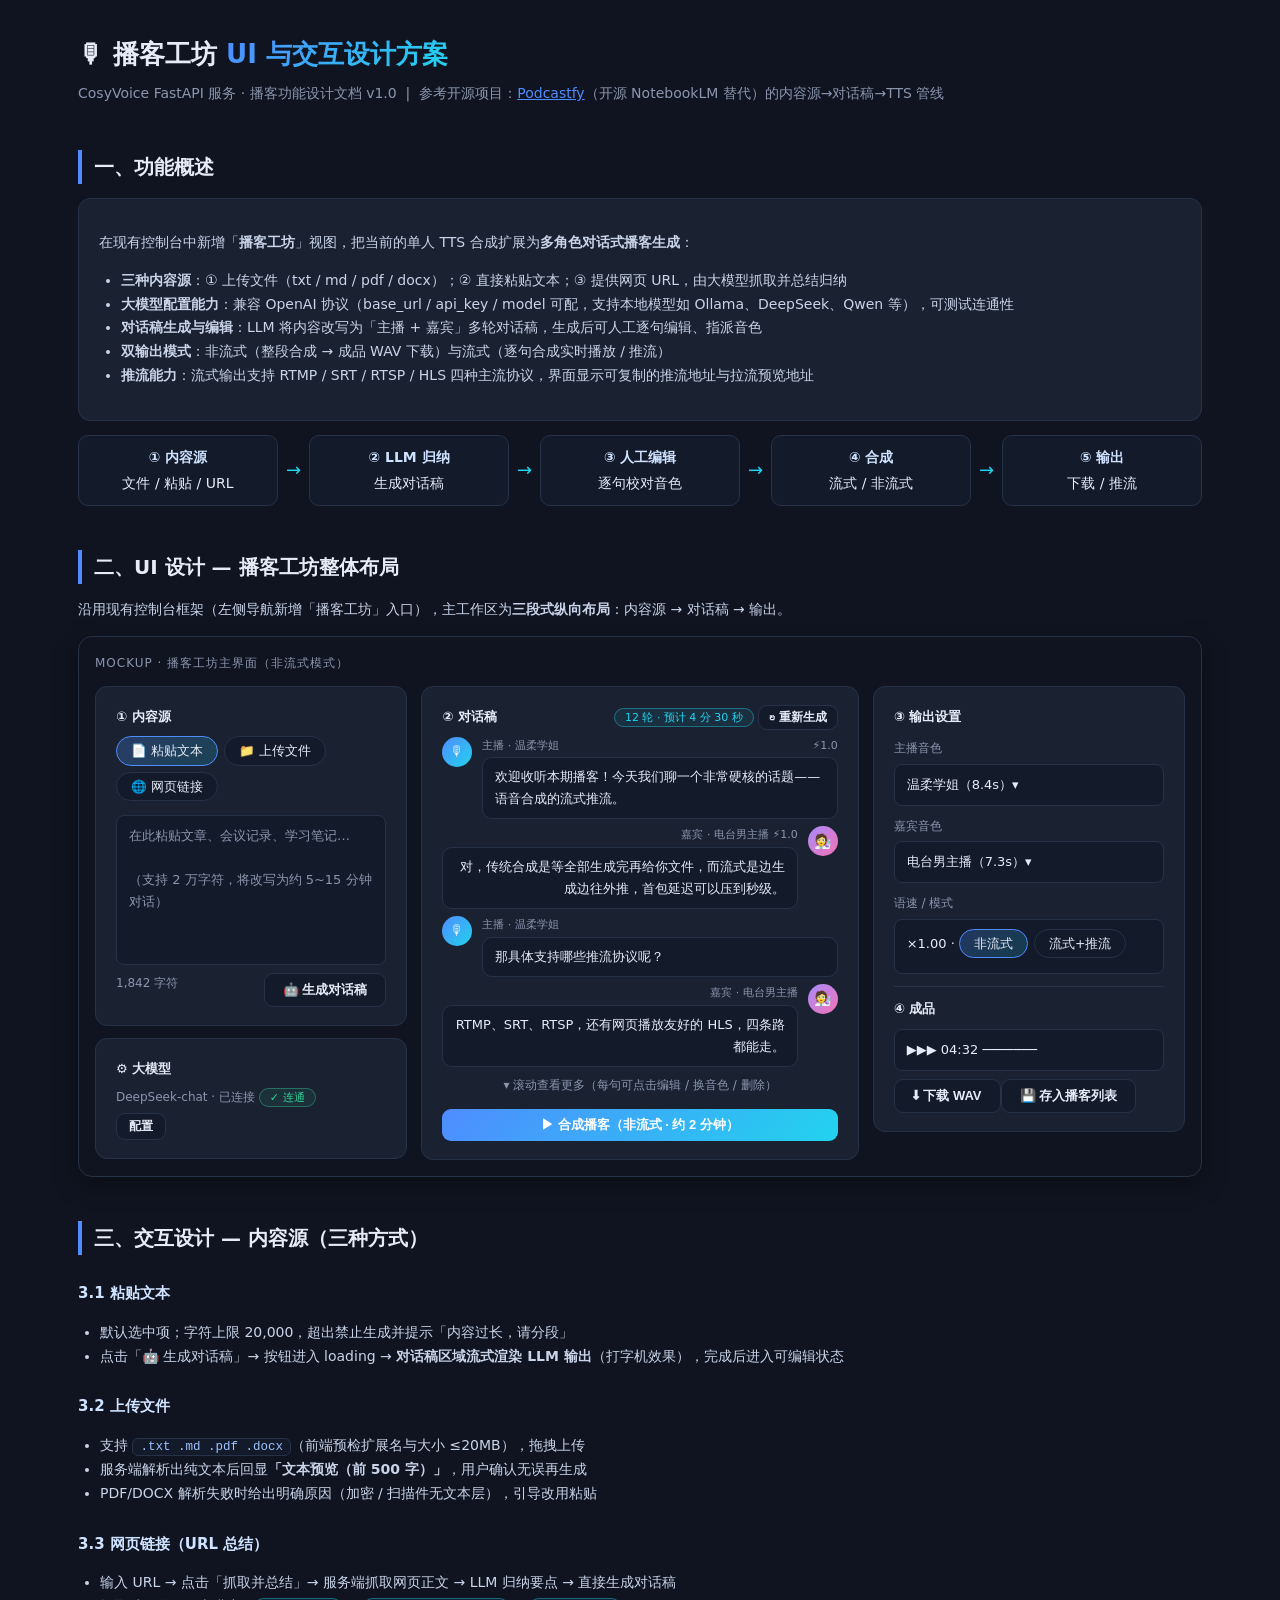
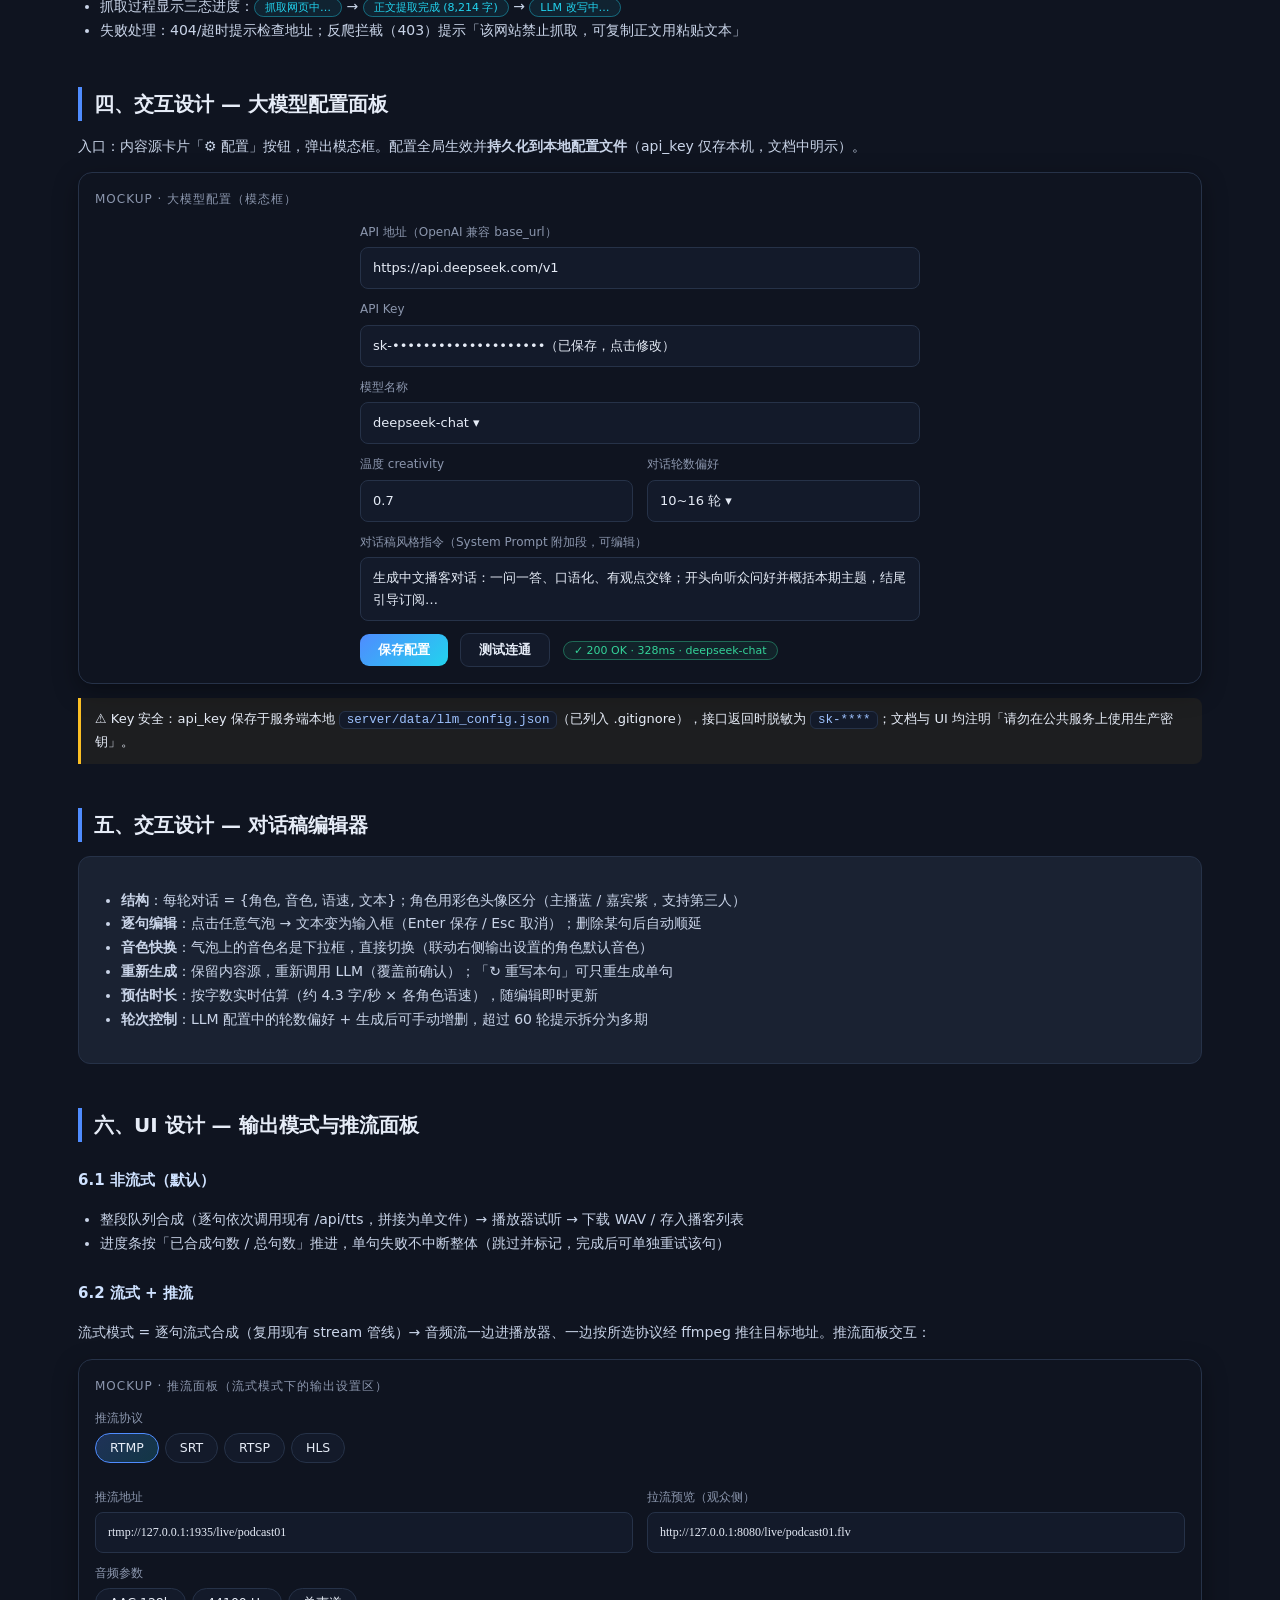
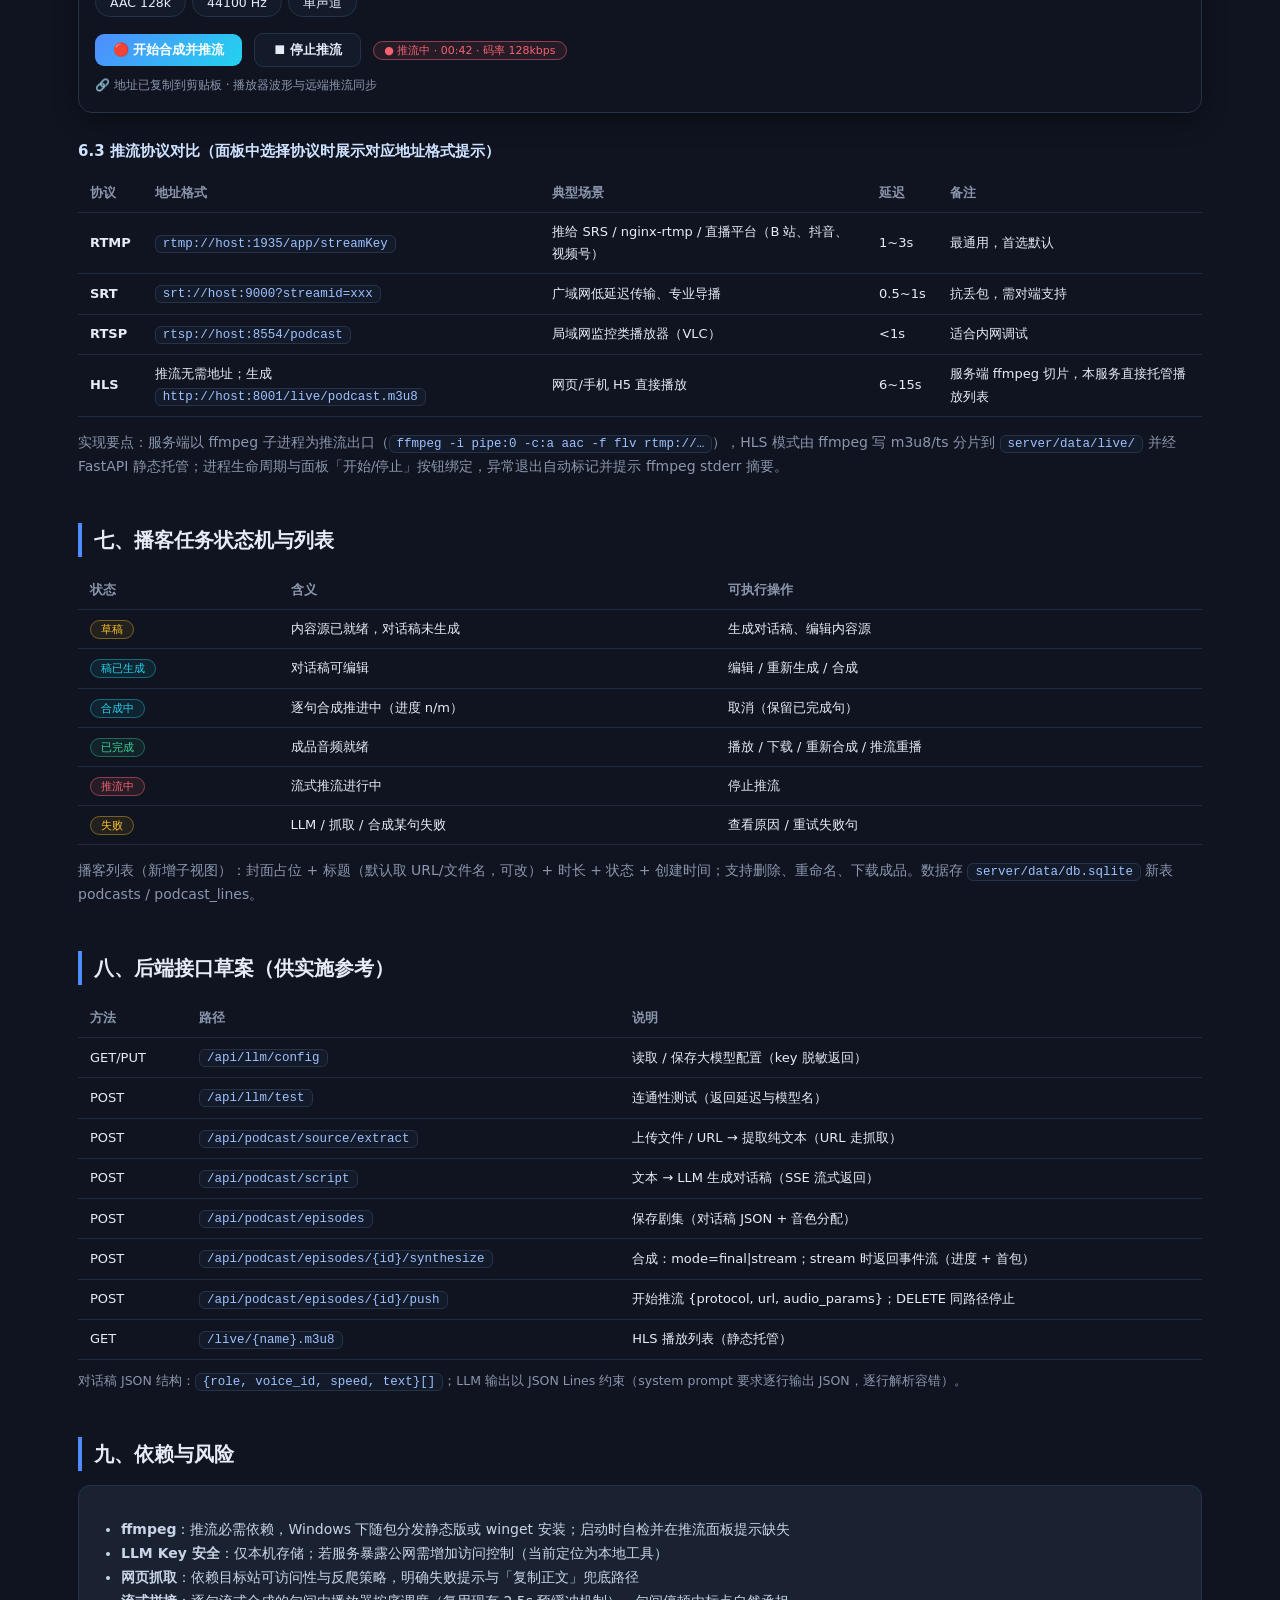
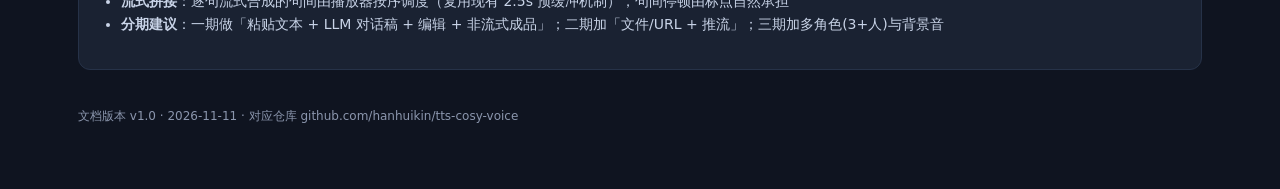
<file: 播客设计文档.html>
<!DOCTYPE html>
<html lang="zh-CN">
<head>
<meta charset="UTF-8">
<meta name="viewport" content="width=device-width, initial-scale=1">
<title>播客工坊 · UI 与交互设计方案</title>
<style>
:root {
  --bg: #0f1420; --bg-soft: #131a2a; --card: #1a2232; --edge: #263248;
  --text: #e6ecf7; --muted: #8b96ad;
  --primary: #4f8cff; --primary2: #22d3ee;
  --grad: linear-gradient(135deg, #4f8cff, #22d3ee);
  --ok: #34d399; --warn: #fbbf24; --danger: #f6626f; --purple: #a78bfa;
}
* { box-sizing: border-box; }
body { margin: 0; background: var(--bg); color: var(--text);
  font-family: "PingFang SC", "Microsoft YaHei", "Segoe UI", system-ui, sans-serif;
  font-size: 14px; line-height: 1.7; }
.wrap { max-width: 1180px; margin: 0 auto; padding: 32px 28px 80px; }
h1 { font-size: 26px; margin: 0 0 6px; }
h1 .accent { background: var(--grad); -webkit-background-clip: text; background-clip: text; color: transparent; }
.sub { color: var(--muted); margin-bottom: 30px; }
h2 { font-size: 20px; margin: 44px 0 14px; padding-left: 12px; border-left: 4px solid var(--primary); }
h3 { font-size: 15px; margin: 26px 0 10px; color: #cfe2ff; }
p, li { color: #c9d4e8; }
.card { background: var(--card); border: 1px solid var(--edge); border-radius: 12px; padding: 18px 20px; margin: 12px 0; }
.muted { color: var(--muted); }
code, .tag { background: var(--bg-soft); border: 1px solid var(--edge); border-radius: 6px;
  padding: 1px 7px; font-family: Consolas, monospace; font-size: 12.5px; color: #9ec2ff; }
table { width: 100%; border-collapse: collapse; margin: 10px 0; }
th, td { text-align: left; padding: 8px 12px; border-bottom: 1px solid #202a3e; font-size: 13px; }
th { color: var(--muted); font-weight: 600; }
.flow { display: flex; gap: 8px; flex-wrap: wrap; align-items: stretch; margin: 14px 0; }
.flow .step { background: var(--bg-soft); border: 1px solid var(--edge); border-radius: 10px;
  padding: 10px 14px; flex: 1; min-width: 130px; text-align: center; }
.flow .step b { display: block; color: #cfe2ff; margin-bottom: 2px; }
.flow .arrow { align-self: center; color: var(--primary2); font-size: 18px; }
/* mockup 区 */
.mock { background: var(--bg); border: 1px solid var(--edge); border-radius: 14px;
  padding: 16px; margin: 14px 0; box-shadow: 0 8px 24px rgba(0,0,0,.35); }
.mock-title { font-size: 12px; color: var(--muted); margin-bottom: 12px; letter-spacing: 1px; }
.mock .chip { display: inline-block; background: var(--bg-soft); border: 1px solid var(--edge);
  border-radius: 999px; padding: 3px 14px; font-size: 12.5px; color: var(--text); margin: 0 6px 6px 0; cursor: default; }
.mock .chip.on { background: linear-gradient(135deg, rgba(79,140,255,.25), rgba(34,211,238,.18)); border-color: var(--primary); }
.mock .input { background: var(--bg-soft); border: 1px solid var(--edge); border-radius: 8px;
  padding: 9px 12px; color: var(--text); font-size: 13px; }
.mock .btn { display: inline-block; border-radius: 9px; padding: 7px 18px; font-size: 13px; font-weight: 600;
  background: var(--bg-soft); border: 1px solid var(--edge); color: var(--text); margin-right: 8px; }
.mock .btn.primary { background: var(--grad); border: none; color: #fff; }
.mock .label { font-size: 12px; color: var(--muted); margin: 10px 0 5px; }
.dlg { display: flex; gap: 10px; margin: 7px 0; align-items: flex-start; }
.dlg .avatar { width: 30px; height: 30px; border-radius: 50%; flex-shrink: 0; display: grid; place-items: center; font-size: 14px; }
.dlg .bubble { background: var(--bg-soft); border: 1px solid var(--edge); border-radius: 10px; padding: 8px 12px; font-size: 13px; }
.dlg .who { font-size: 11px; color: var(--muted); margin-bottom: 2px; }
.dlg.host .avatar { background: linear-gradient(135deg,#4f8cff,#22d3ee); }
.dlg.guest .avatar { background: linear-gradient(135deg,#a78bfa,#f472b6); }
.dlg.guest { flex-direction: row-reverse; text-align: right; }
.badge { font-size: 11px; padding: 2px 10px; border-radius: 999px; border: 1px solid; }
.badge.ok { color: var(--ok); border-color: rgba(52,211,153,.4); background: rgba(52,211,153,.08); }
.badge.warn { color: var(--warn); border-color: rgba(251,191,36,.4); background: rgba(251,191,36,.08); }
.badge.live { color: var(--danger); border-color: rgba(246,98,111,.5); background: rgba(246,98,111,.1); }
.badge.info { color: var(--primary2); border-color: rgba(34,211,238,.4); background: rgba(34,211,238,.08); }
.grid2 { display: grid; grid-template-columns: 1fr 1fr; gap: 14px; }
.kbd { background:#0a0e18; border:1px solid var(--edge); border-radius:6px; padding:1px 7px; font-family:Consolas,monospace; font-size:12px; color:#22d3ee; }
.note { border-left: 3px solid var(--warn); background: rgba(251,191,36,.06); padding: 10px 14px; border-radius: 0 8px 8px 0; margin: 10px 0; font-size: 13px; }
ul { padding-left: 22px; }
</style>
</head>
<body>
<div class="wrap">

<h1>🎙 播客工坊 <span class="accent">UI 与交互设计方案</span></h1>
<div class="sub">CosyVoice FastAPI 服务 · 播客功能设计文档 v1.0 &nbsp;|&nbsp; 参考开源项目：<a href="https://github.com/souzatharsis/podcastfy" style="color:#4f8cff">Podcastfy</a>（开源 NotebookLM 替代）的内容源→对话稿→TTS 管线</div>

<!-- ================= 概述 ================= -->
<h2>一、功能概述</h2>
<div class="card">
<p>在现有控制台中新增「<b>播客工坊</b>」视图，把当前的单人 TTS 合成扩展为<b>多角色对话式播客生成</b>：</p>
<ul>
  <li><b>三种内容源</b>：① 上传文件（txt / md / pdf / docx）；② 直接粘贴文本；③ 提供网页 URL，由大模型抓取并总结归纳</li>
  <li><b>大模型配置能力</b>：兼容 OpenAI 协议（base_url / api_key / model 可配，支持本地模型如 Ollama、DeepSeek、Qwen 等），可测试连通性</li>
  <li><b>对话稿生成与编辑</b>：LLM 将内容改写为「主播 + 嘉宾」多轮对话稿，生成后可人工逐句编辑、指派音色</li>
  <li><b>双输出模式</b>：非流式（整段合成 → 成品 WAV 下载）与流式（逐句合成实时播放 / 推流）</li>
  <li><b>推流能力</b>：流式输出支持 RTMP / SRT / RTSP / HLS 四种主流协议，界面显示可复制的推流地址与拉流预览地址</li>
</ul>
</div>

<div class="flow">
  <div class="step"><b>① 内容源</b>文件 / 粘贴 / URL</div><div class="arrow">→</div>
  <div class="step"><b>② LLM 归纳</b>生成对话稿</div><div class="arrow">→</div>
  <div class="step"><b>③ 人工编辑</b>逐句校对音色</div><div class="arrow">→</div>
  <div class="step"><b>④ 合成</b>流式 / 非流式</div><div class="arrow">→</div>
  <div class="step"><b>⑤ 输出</b>下载 / 推流</div>
</div>

<!-- ================= UI 总布局 ================= -->
<h2>二、UI 设计 — 播客工坊整体布局</h2>
<p>沿用现有控制台框架（左侧导航新增「播客工坊」入口），主工作区为<b>三段式纵向布局</b>：内容源 → 对话稿 → 输出。</p>

<div class="mock">
<div class="mock-title">MOCKUP · 播客工坊主界面（非流式模式）</div>
<div style="display:flex; gap:14px;">
  <!-- 左: 内容源 -->
  <div style="flex:1; min-width:260px;">
    <div class="card" style="margin:0 0 12px;">
      <b style="font-size:13px;">① 内容源</b>
      <div style="margin:8px 0;">
        <span class="chip on">📄 粘贴文本</span><span class="chip">📁 上传文件</span><span class="chip">🌐 网页链接</span>
      </div>
      <div class="input" style="height:150px; color:var(--muted);">在此粘贴文章、会议记录、学习笔记…<br><br>（支持 2 万字符，将改写为约 5~15 分钟对话）</div>
      <div style="display:flex; justify-content:space-between; margin-top:8px;">
        <span class="muted" style="font-size:12px;">1,842 字符</span>
        <button class="btn" style="margin:0;">🤖 生成对话稿</button>
      </div>
    </div>
    <div class="card" style="margin:0;">
      <b style="font-size:13px;">⚙️ 大模型</b>
      <div class="muted" style="font-size:12px; margin:6px 0;">DeepSeek-chat · 已连接 <span class="badge ok">✓ 连通</span></div>
      <button class="btn" style="margin:0; padding:4px 12px; font-size:12px;">配置</button>
    </div>
  </div>
  <!-- 中: 对话稿 -->
  <div style="flex:1.4; min-width:300px;">
    <div class="card" style="margin:0;">
      <div style="display:flex; justify-content:space-between; align-items:center;">
        <b style="font-size:13px;">② 对话稿</b>
        <span><span class="badge info">12 轮 · 预计 4 分 30 秒</span> <button class="btn" style="margin:0; padding:3px 10px; font-size:12px;">↻ 重新生成</button></span>
      </div>
      <div class="dlg host"><div class="avatar">🎙</div><div style="flex:1"><div class="who">主播 · 温柔学姐 <span style="float:right">⚡1.0</span></div><div class="bubble">欢迎收听本期播客！今天我们聊一个非常硬核的话题——语音合成的流式推流。</div></div></div>
      <div class="dlg guest"><div class="avatar">🧑‍🔬</div><div style="flex:1"><div class="who">嘉宾 · 电台男主播 ⚡1.0</div><div class="bubble">对，传统合成是等全部生成完再给你文件，而流式是边生成边往外推，首包延迟可以压到秒级。</div></div></div>
      <div class="dlg host"><div class="avatar">🎙</div><div style="flex:1"><div class="who">主播 · 温柔学姐</div><div class="bubble">那具体支持哪些推流协议呢？</div></div></div>
      <div class="dlg guest"><div class="avatar">🧑‍🔬</div><div style="flex:1"><div class="who">嘉宾 · 电台男主播</div><div class="bubble">RTMP、SRT、RTSP，还有网页播放友好的 HLS，四条路都能走。</div></div></div>
      <div style="text-align:center; color:var(--muted); font-size:12px; margin:8px 0;">▾ 滚动查看更多（每句可点击编辑 / 换音色 / 删除）</div>
      <button class="btn primary" style="width:100%; margin:6px 0 0;">▶ 合成播客（非流式 · 约 2 分钟）</button>
    </div>
  </div>
  <!-- 右: 输出 -->
  <div style="flex:1; min-width:240px;">
    <div class="card" style="margin:0;">
      <b style="font-size:13px;">③ 输出设置</b>
      <div class="label">主播音色</div>
      <div class="input">温柔学姐（8.4s）▾</div>
      <div class="label">嘉宾音色</div>
      <div class="input">电台男主播（7.3s）▾</div>
      <div class="label">语速 / 模式</div>
      <div class="input">×1.00 · <span class="chip on">非流式</span><span class="chip">流式+推流</span></div>
      <div style="margin-top:12px; border-top:1px solid var(--edge); padding-top:10px;">
        <b style="font-size:13px;">④ 成品</b>
        <div class="input" style="margin-top:8px;">▶▶▶ 04:32 ───────</div>
        <div style="margin-top:8px;"><button class="btn" style="margin:0;">⬇ 下载 WAV</button><button class="btn" style="margin:0;">💾 存入播客列表</button></div>
      </div>
    </div>
  </div>
</div>
</div>

<!-- ================= 内容源 ================= -->
<h2>三、交互设计 — 内容源（三种方式）</h2>

<h3>3.1 粘贴文本</h3>
<ul>
  <li>默认选中项；字符上限 20,000，超出禁止生成并提示「内容过长，请分段」</li>
  <li>点击「🤖 生成对话稿」→ 按钮进入 loading → <b>对话稿区域流式渲染 LLM 输出</b>（打字机效果），完成后进入可编辑状态</li>
</ul>

<h3>3.2 上传文件</h3>
<ul>
  <li>支持 <code>.txt .md .pdf .docx</code>（前端预检扩展名与大小 ≤20MB），拖拽上传</li>
  <li>服务端解析出纯文本后回显<b>「文本预览（前 500 字）」</b>，用户确认无误再生成</li>
  <li>PDF/DOCX 解析失败时给出明确原因（加密 / 扫描件无文本层），引导改用粘贴</li>
</ul>

<h3>3.3 网页链接（URL 总结）</h3>
<ul>
  <li>输入 URL → 点击「抓取并总结」→ 服务端抓取网页正文 → LLM 归纳要点 → 直接生成对话稿</li>
  <li>抓取过程显示三态进度：<span class="badge info">抓取网页中…</span> → <span class="badge info">正文提取完成 (8,214 字)</span> → <span class="badge info">LLM 改写中…</span></li>
  <li>失败处理：404/超时提示检查地址；反爬拦截（403）提示「该网站禁止抓取，可复制正文用粘贴文本」</li>
</ul>

<!-- ================= LLM 配置 ================= -->
<h2>四、交互设计 — 大模型配置面板</h2>
<p>入口：内容源卡片「⚙️ 配置」按钮，弹出模态框。配置全局生效并<b>持久化到本地配置文件</b>（api_key 仅存本机，文档中明示）。</p>

<div class="mock">
<div class="mock-title">MOCKUP · 大模型配置（模态框）</div>
<div style="max-width:560px; margin:0 auto;">
  <div class="label">API 地址（OpenAI 兼容 base_url）</div>
  <div class="input">https://api.deepseek.com/v1</div>
  <div class="label">API Key</div>
  <div class="input">sk-••••••••••••••••••••（已保存，点击修改）</div>
  <div class="label">模型名称</div>
  <div class="input">deepseek-chat ▾</div>
  <div class="grid2">
    <div><div class="label">温度 creativity</div><div class="input">0.7</div></div>
    <div><div class="label">对话轮数偏好</div><div class="input">10~16 轮 ▾</div></div>
  </div>
  <div class="label">对话稿风格指令（System Prompt 附加段，可编辑）</div>
  <div class="input" style="height:64px;">生成中文播客对话：一问一答、口语化、有观点交锋；开头向听众问好并概括本期主题，结尾引导订阅…</div>
  <div style="margin-top:12px;">
    <button class="btn primary">保存配置</button>
    <button class="btn">测试连通</button>
    <span class="badge ok">✓ 200 OK · 328ms · deepseek-chat</span>
  </div>
</div>
</div>

<div class="note">⚠️ Key 安全：api_key 保存于服务端本地 <code>server/data/llm_config.json</code>（已列入 .gitignore），接口返回时脱敏为 <code>sk-****</code>；文档与 UI 均注明「请勿在公共服务上使用生产密钥」。</div>

<!-- ================= 对话稿编辑 ================= -->
<h2>五、交互设计 — 对话稿编辑器</h2>
<div class="card">
<ul>
  <li><b>结构</b>：每轮对话 = {角色, 音色, 语速, 文本}；角色用彩色头像区分（主播蓝 / 嘉宾紫，支持第三人）</li>
  <li><b>逐句编辑</b>：点击任意气泡 → 文本变为输入框（Enter 保存 / Esc 取消）；删除某句后自动顺延</li>
  <li><b>音色快换</b>：气泡上的音色名是下拉框，直接切换（联动右侧输出设置的角色默认音色）</li>
  <li><b>重新生成</b>：保留内容源，重新调用 LLM（覆盖前确认）；「↻ 重写本句」可只重生成单句</li>
  <li><b>预估时长</b>：按字数实时估算（约 4.3 字/秒 × 各角色语速），随编辑即时更新</li>
  <li><b>轮次控制</b>：LLM 配置中的轮数偏好 + 生成后可手动增删，超过 60 轮提示拆分为多期</li>
</ul>
</div>

<!-- ================= 输出与推流 ================= -->
<h2>六、UI 设计 — 输出模式与推流面板</h2>

<h3>6.1 非流式（默认）</h3>
<ul>
  <li>整段队列合成（逐句依次调用现有 /api/tts，拼接为单文件）→ 播放器试听 → 下载 WAV / 存入播客列表</li>
  <li>进度条按「已合成句数 / 总句数」推进，单句失败不中断整体（跳过并标记，完成后可单独重试该句）</li>
</ul>

<h3>6.2 流式 + 推流</h3>
<p>流式模式 = 逐句流式合成（复用现有 stream 管线）→ 音频流一边进播放器、一边按所选协议经 ffmpeg 推往目标地址。推流面板交互：</p>

<div class="mock">
<div class="mock-title">MOCKUP · 推流面板（流式模式下的输出设置区）</div>
<div class="label">推流协议</div>
<div><span class="chip on">RTMP</span><span class="chip">SRT</span><span class="chip">RTSP</span><span class="chip">HLS</span></div>
<div class="grid2" style="margin-top:8px;">
  <div><div class="label">推流地址</div><div class="input" style="font-family:Consolas; font-size:12px;">rtmp://127.0.0.1:1935/live/podcast01</div></div>
  <div><div class="label">拉流预览（观众侧）</div><div class="input" style="font-family:Consolas; font-size:12px;">http://127.0.0.1:8080/live/podcast01.flv</div></div>
</div>
<div class="label">音频参数</div>
<div><span class="chip">AAC 128k</span><span class="chip">44100 Hz</span><span class="chip">单声道</span></div>
<div style="margin-top:10px;">
  <button class="btn primary">🔴 开始合成并推流</button>
  <button class="btn">⏹ 停止推流</button>
  <span class="badge live">● 推流中 · 00:42 · 码率 128kbps</span>
</div>
<div class="muted" style="font-size:12px; margin-top:8px;">🔗 地址已复制到剪贴板 · 播放器波形与远端推流同步</div>
</div>

<h3>6.3 推流协议对比（面板中选择协议时展示对应地址格式提示）</h3>
<table>
  <tr><th>协议</th><th>地址格式</th><th>典型场景</th><th>延迟</th><th>备注</th></tr>
  <tr><td><b>RTMP</b></td><td><code>rtmp://host:1935/app/streamKey</code></td><td>推给 SRS / nginx-rtmp / 直播平台（B 站、抖音、视频号）</td><td>1~3s</td><td>最通用，首选默认</td></tr>
  <tr><td><b>SRT</b></td><td><code>srt://host:9000?streamid=xxx</code></td><td>广域网低延迟传输、专业导播</td><td>0.5~1s</td><td>抗丢包，需对端支持</td></tr>
  <tr><td><b>RTSP</b></td><td><code>rtsp://host:8554/podcast</code></td><td>局域网监控类播放器（VLC）</td><td>&lt;1s</td><td>适合内网调试</td></tr>
  <tr><td><b>HLS</b></td><td>推流无需地址；生成 <code>http://host:8001/live/podcast.m3u8</code></td><td>网页/手机 H5 直接播放</td><td>6~15s</td><td>服务端 ffmpeg 切片，本服务直接托管播放列表</td></tr>
</table>
<p class="muted">实现要点：服务端以 ffmpeg 子进程为推流出口（<code>ffmpeg -i pipe:0 -c:a aac -f flv rtmp://…</code>），HLS 模式由 ffmpeg 写 m3u8/ts 分片到 <code>server/data/live/</code> 并经 FastAPI 静态托管；进程生命周期与面板「开始/停止」按钮绑定，异常退出自动标记并提示 ffmpeg stderr 摘要。</p>

<!-- ================= 状态机 ================= -->
<h2>七、播客任务状态机与列表</h2>
<table>
  <tr><th>状态</th><th>含义</th><th>可执行操作</th></tr>
  <tr><td><span class="badge warn">草稿</span></td><td>内容源已就绪，对话稿未生成</td><td>生成对话稿、编辑内容源</td></tr>
  <tr><td><span class="badge info">稿已生成</span></td><td>对话稿可编辑</td><td>编辑 / 重新生成 / 合成</td></tr>
  <tr><td><span class="badge info">合成中</span></td><td>逐句合成推进中（进度 n/m）</td><td>取消（保留已完成句）</td></tr>
  <tr><td><span class="badge ok">已完成</span></td><td>成品音频就绪</td><td>播放 / 下载 / 重新合成 / 推流重播</td></tr>
  <tr><td><span class="badge live">推流中</span></td><td>流式推流进行中</td><td>停止推流</td></tr>
  <tr><td><span class="badge warn">失败</span></td><td>LLM / 抓取 / 合成某句失败</td><td>查看原因 / 重试失败句</td></tr>
</table>
<p class="muted">播客列表（新增子视图）：封面占位 + 标题（默认取 URL/文件名，可改）+ 时长 + 状态 + 创建时间；支持删除、重命名、下载成品。数据存 <code>server/data/db.sqlite</code> 新表 podcasts / podcast_lines。</p>

<!-- ================= 接口草案 ================= -->
<h2>八、后端接口草案（供实施参考）</h2>
<table>
  <tr><th>方法</th><th>路径</th><th>说明</th></tr>
  <tr><td>GET/PUT</td><td><code>/api/llm/config</code></td><td>读取 / 保存大模型配置（key 脱敏返回）</td></tr>
  <tr><td>POST</td><td><code>/api/llm/test</code></td><td>连通性测试（返回延迟与模型名）</td></tr>
  <tr><td>POST</td><td><code>/api/podcast/source/extract</code></td><td>上传文件 / URL → 提取纯文本（URL 走抓取）</td></tr>
  <tr><td>POST</td><td><code>/api/podcast/script</code></td><td>文本 → LLM 生成对话稿（SSE 流式返回）</td></tr>
  <tr><td>POST</td><td><code>/api/podcast/episodes</code></td><td>保存剧集（对话稿 JSON + 音色分配）</td></tr>
  <tr><td>POST</td><td><code>/api/podcast/episodes/{id}/synthesize</code></td><td>合成：mode=final|stream；stream 时返回事件流（进度 + 首包）</td></tr>
  <tr><td>POST</td><td><code>/api/podcast/episodes/{id}/push</code></td><td>开始推流 {protocol, url, audio_params}；DELETE 同路径停止</td></tr>
  <tr><td>GET</td><td><code>/live/{name}.m3u8</code></td><td>HLS 播放列表（静态托管）</td></tr>
</table>
<div class="muted" style="font-size:12.5px;">对话稿 JSON 结构：<code>{role, voice_id, speed, text}[]</code>；LLM 输出以 JSON Lines 约束（system prompt 要求逐行输出 JSON，逐行解析容错）。</div>

<!-- ================= 风险 ================= -->
<h2>九、依赖与风险</h2>
<div class="card">
<ul>
  <li><b>ffmpeg</b>：推流必需依赖，Windows 下随包分发静态版或 winget 安装；启动时自检并在推流面板提示缺失</li>
  <li><b>LLM Key 安全</b>：仅本机存储；若服务暴露公网需增加访问控制（当前定位为本地工具）</li>
  <li><b>网页抓取</b>：依赖目标站可访问性与反爬策略，明确失败提示与「复制正文」兜底路径</li>
  <li><b>流式拼接</b>：逐句流式合成的句间由播放器按序调度（复用现有 2.5s 预缓冲机制），句间停顿由标点自然承担</li>
  <li><b>分期建议</b>：一期做「粘贴文本 + LLM 对话稿 + 编辑 + 非流式成品」；二期加「文件/URL + 推流」；三期加多角色(3+人)与背景音</li>
</ul>
</div>

<div class="muted" style="margin-top:36px; font-size:12px;">文档版本 v1.0 · 2026-11-11 · 对应仓库 github.com/hanhuikin/tts-cosy-voice</div>
</div>
</body>
</html>
</file>
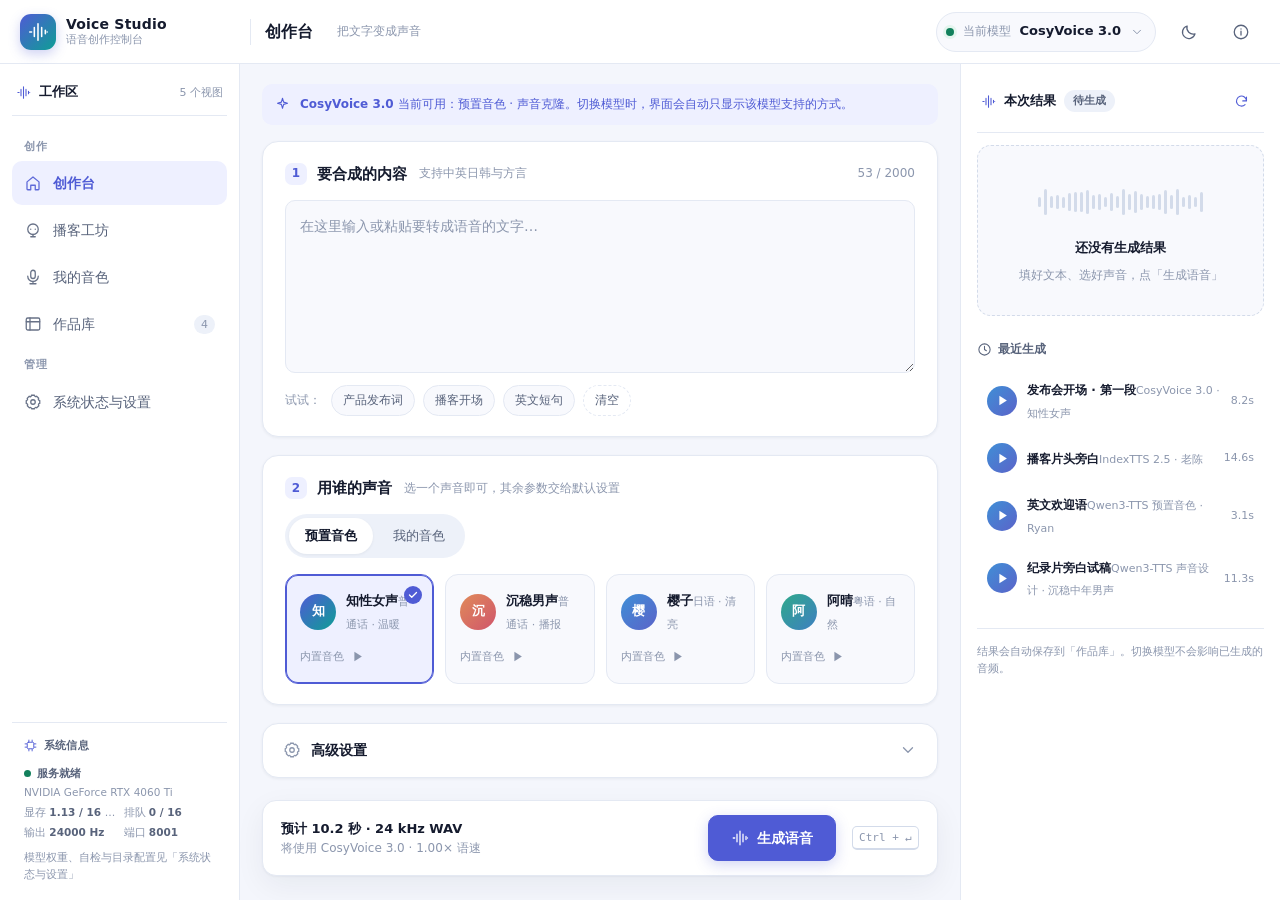
<file: design/prototype.html>
<!DOCTYPE html>
<html lang="zh-CN" data-theme="light">
<head>
<meta charset="UTF-8">
<meta name="viewport" content="width=device-width, initial-scale=1">
<title>Voice Studio · 界面原型</title>
<script>
(function(){try{var t=localStorage.getItem('vs-theme');if(!t)t=matchMedia('(prefers-color-scheme: dark)').matches?'dark':'light';document.documentElement.setAttribute('data-theme',t)}catch(e){}})();
</script>
<style>
:root{--r-card:16px;--r-ctl:10px;--r-pill:999px;--sp:4px;--ease:cubic-bezier(.22,.8,.3,1)}
:root[data-theme="light"]{
  --bg:#F4F6FC;--surface:#FFFFFF;--surface-2:#F8F9FD;--surface-3:#EDF1F9;
  --line:#E4E9F3;--line-2:#D3DBEA;--text:#151B2E;--text-2:#58637B;--text-3:#8B96AD;
  --primary:#4F5BD5;--primary-2:#6C63E8;--primary-soft:#EEF0FF;--primary-ink:#FFFFFF;
  --accent:#0E9E95;--accent-soft:#E2F6F3;--ok:#12805C;--ok-soft:#E4F5EE;
  --warn:#B07015;--warn-soft:#FFF3DC;--danger:#CF4247;--danger-soft:#FDECEC;
  --shadow:0 1px 2px rgba(21,27,46,.04),0 10px 30px rgba(21,27,46,.06);
  --shadow-sm:0 1px 3px rgba(21,27,46,.06);
}
:root[data-theme="dark"]{
  --bg:#0B1020;--surface:#121A2C;--surface-2:#161F33;--surface-3:#1D2840;
  --line:#253048;--line-2:#33405C;--text:#EAEEF9;--text-2:#9BA7C0;--text-3:#6E7C98;
  --primary:#838DFF;--primary-2:#A08BFF;--primary-soft:#252C58;--primary-ink:#0B1020;
  --accent:#39D3C5;--accent-soft:#123B3B;--ok:#4FD1A5;--ok-soft:#12362C;
  --warn:#F0B75A;--warn-soft:#3A2D14;--danger:#F08287;--danger-soft:#3B1D24;
  --shadow:0 1px 2px rgba(0,0,0,.2),0 12px 32px rgba(0,0,0,.28);
  --shadow-sm:0 1px 3px rgba(0,0,0,.24);
}
*{box-sizing:border-box}
html,body{margin:0;height:100%}
body{background:var(--bg);color:var(--text);font-family:Inter,"PingFang SC","Microsoft YaHei","Segoe UI",system-ui,sans-serif;font-size:14px;line-height:1.6;-webkit-font-smoothing:antialiased}
button,input,textarea,select{font:inherit;color:inherit}
button{cursor:pointer;border:none;background:none}
:focus-visible{outline:2px solid var(--primary);outline-offset:2px;border-radius:6px}
.sr-only{position:absolute;width:1px;height:1px;padding:0;margin:-1px;overflow:hidden;clip:rect(0,0,0,0);white-space:nowrap;border:0}
.ic{width:18px;height:18px;flex:none;fill:none;stroke:currentColor;stroke-width:1.7;stroke-linecap:round;stroke-linejoin:round}
.ic.sm{width:15px;height:15px}
.ic.lg{width:22px;height:22px}

/* 布局 */
.app{display:flex;height:100vh;overflow:hidden}
.sidebar{width:228px;flex:0 0 228px;background:var(--surface);border-right:1px solid var(--line);display:flex;flex-direction:column;padding:20px 12px 16px;z-index:20}
.brand{display:flex;align-items:center;gap:11px;padding:2px 10px 24px}
.brand-mark{width:36px;height:36px;border-radius:11px;display:grid;place-items:center;color:#fff;background:linear-gradient(135deg,var(--primary),var(--accent));box-shadow:0 4px 12px rgba(79,91,213,.28)}
.brand-name{font-size:15px;font-weight:700;letter-spacing:.2px;line-height:1.2}
.brand-sub{font-size:11px;color:var(--text-3);line-height:1.3}
.nav-label{font-size:11px;letter-spacing:.8px;color:var(--text-3);padding:14px 12px 6px;font-weight:600}
.nav{display:flex;flex-direction:column;gap:3px}
.nav a{display:flex;align-items:center;gap:11px;padding:10px 12px;border-radius:var(--r-ctl);color:var(--text-2);font-weight:500;cursor:pointer;min-height:44px;transition:background .16s var(--ease),color .16s var(--ease)}
.nav a:hover{background:var(--surface-3);color:var(--text)}
.nav a.active{background:var(--primary-soft);color:var(--primary);font-weight:600}
.nav a .ic{opacity:.9}
.nav-badge{margin-left:auto;font-size:11px;background:var(--surface-3);color:var(--text-3);padding:1px 7px;border-radius:var(--r-pill);font-variant-numeric:tabular-nums}
.side-foot{margin-top:auto;border-top:1px solid var(--line);padding-top:14px}
.status-line{display:flex;align-items:center;gap:8px;padding:8px 12px;font-size:12px;color:var(--text-2)}
.dot{width:8px;height:8px;border-radius:50%;background:var(--ok);box-shadow:0 0 0 3px var(--ok-soft);flex:none}
.side-note{padding:0 12px;font-size:11px;color:var(--text-3)}
.shell{flex:1;min-width:0;display:flex;flex-direction:column}
.topbar{height:64px;flex:0 0 64px;display:flex;align-items:center;gap:14px;padding:0 24px;background:var(--surface);border-bottom:1px solid var(--line);z-index:15}
.page-title{font-size:16px;font-weight:650;margin:0;letter-spacing:.1px}
.page-sub{font-size:12px;color:var(--text-3);margin-left:10px;font-weight:400}
.top-spacer{flex:1}
.model-wrap{position:relative}
.model-btn{display:flex;align-items:center;gap:9px;padding:7px 11px 7px 9px;border:1px solid var(--line);background:var(--surface-2);border-radius:var(--r-pill);min-height:40px;transition:border-color .16s,box-shadow .16s}
.model-btn:hover{border-color:var(--line-2);box-shadow:var(--shadow-sm)}
.model-btn .lbl{font-size:12px;color:var(--text-3)}
.model-btn .val{font-size:13px;font-weight:600}
.model-btn .ic{width:14px;height:14px;color:var(--text-3)}
.menu{position:absolute;right:0;top:calc(100% + 8px);width:296px;background:var(--surface);border:1px solid var(--line);border-radius:14px;box-shadow:var(--shadow);padding:6px;z-index:60}
.menu[hidden]{display:none}
.menu-head{font-size:11px;color:var(--text-3);padding:8px 10px 6px;letter-spacing:.4px}
.menu-item{display:flex;align-items:center;gap:10px;width:100%;text-align:left;padding:9px 10px;border-radius:9px;min-height:44px}
.menu-item:hover{background:var(--surface-3)}
.menu-item .mi-main{flex:1;min-width:0}
.menu-item .mi-name{font-size:13px;font-weight:600;display:block}
.menu-item .mi-note{font-size:11px;color:var(--text-3);display:block;white-space:nowrap;overflow:hidden;text-overflow:ellipsis}
.menu-item .mi-check{color:var(--primary)}
.icon-btn{width:38px;height:38px;border-radius:var(--r-ctl);display:grid;place-items:center;color:var(--text-2);border:1px solid transparent}
.icon-btn:hover{background:var(--surface-3);color:var(--text)}
.workspace{flex:1;min-height:0;display:flex;overflow:hidden}
.content{flex:1;min-width:0;overflow-y:auto;padding:26px 30px 48px;scroll-behavior:smooth}
.output{width:336px;flex:0 0 336px;border-left:1px solid var(--line);background:var(--surface);overflow-y:auto;padding:20px 20px 40px}
.output[hidden]{display:none}
.view[hidden]{display:none}
.wb{width:100%}

/* 通用组件 */
.panel{background:var(--surface);border:1px solid var(--line);border-radius:var(--r-card);box-shadow:var(--shadow-sm);padding:20px 22px;margin-bottom:18px}
.panel.flush{padding:0;overflow:hidden}
.panel-head{display:flex;align-items:center;gap:10px;margin-bottom:14px}
.step{width:22px;height:22px;border-radius:7px;background:var(--primary-soft);color:var(--primary);display:grid;place-items:center;font-size:12px;font-weight:700;flex:none}
.panel-title{font-size:15px;font-weight:650;margin:0}
.panel-desc{font-size:12px;color:var(--text-3);margin-left:2px}
.panel-hint{margin-left:auto;font-size:12px;color:var(--text-3);font-variant-numeric:tabular-nums}
.textarea{width:100%;min-height:132px;resize:vertical;padding:13px 14px;border:1px solid var(--line);border-radius:var(--r-ctl);background:var(--surface-2);line-height:1.75;transition:border-color .16s,box-shadow .16s}
.textarea:focus{outline:none;border-color:var(--primary);box-shadow:0 0 0 3px var(--primary-soft)}
.textarea::placeholder,.input::placeholder{color:var(--text-3)}
.chips{display:flex;flex-wrap:wrap;gap:8px;align-items:center;margin-top:12px}
.chip{padding:5px 11px;border-radius:var(--r-pill);border:1px solid var(--line);background:var(--surface-2);font-size:12px;color:var(--text-2);min-height:30px;transition:all .16s var(--ease)}
.chip:hover{border-color:var(--primary);color:var(--primary)}
.chip.active{background:var(--primary-soft);border-color:var(--primary);color:var(--primary);font-weight:600}
.chip.ghost{border-style:dashed;background:transparent}
.chip-label{font-size:12px;color:var(--text-3);margin-right:2px}
.tabs{display:flex;gap:4px;padding:4px;background:var(--surface-3);border-radius:var(--r-pill);width:fit-content;margin-bottom:16px}
.tab{padding:7px 16px;border-radius:var(--r-pill);font-size:13px;font-weight:500;color:var(--text-2);min-height:36px;white-space:nowrap}
.tab:hover{color:var(--text)}
.tab.active{background:var(--surface);color:var(--text);font-weight:600;box-shadow:var(--shadow-sm)}
.grid{display:grid;grid-template-columns:repeat(3,minmax(0,1fr));gap:11px}
.sound{position:relative;text-align:left;padding:14px;border:1px solid var(--line);border-radius:13px;background:var(--surface-2);min-height:104px;transition:all .18s var(--ease);display:flex;flex-direction:column;gap:9px}
.sound:hover{border-color:var(--primary);transform:translateY(-2px);box-shadow:var(--shadow-sm)}
.sound.active{border-color:var(--primary);background:var(--primary-soft);box-shadow:0 0 0 1px var(--primary) inset}
.sound-top{display:flex;align-items:center;gap:10px}
.avatar{width:36px;height:36px;border-radius:50%;display:grid;place-items:center;font-size:13px;font-weight:700;color:#fff;flex:none;background:linear-gradient(135deg,var(--primary),var(--accent))}
.avatar.a2{background:linear-gradient(135deg,#E08B5A,#D0556B)}
.avatar.a3{background:linear-gradient(135deg,#3F8FD6,#5B63C9)}
.avatar.a4{background:linear-gradient(135deg,#2FA98B,#3E7FC1)}
.avatar.a5{background:linear-gradient(135deg,#8B63C9,#C25D9B)}
.sound-name{font-size:13px;font-weight:650;line-height:1.3}
.sound-meta{font-size:11px;color:var(--text-3);line-height:1.4}
.sound-check{position:absolute;top:11px;right:11px;width:18px;height:18px;border-radius:50%;background:var(--primary);color:var(--primary-ink);display:grid;place-items:center}
.sound-check .ic{width:12px;height:12px;stroke-width:2.6}
.sound-play{margin-left:auto;color:var(--text-3);width:26px;height:26px;border-radius:50%;display:grid;place-items:center}
.sound-play:hover{background:var(--surface-3);color:var(--primary)}
.empty-inline{padding:14px;border:1px dashed var(--line-2);border-radius:12px;font-size:12px;color:var(--text-3);text-align:center;grid-column:1/-1}
.field{margin-top:14px}
.field-label{display:block;font-size:12px;font-weight:600;color:var(--text-2);margin-bottom:7px}
.field-label .opt{font-weight:400;color:var(--text-3)}
.input{width:100%;padding:9px 12px;border:1px solid var(--line);border-radius:var(--r-ctl);background:var(--surface-2);min-height:40px}
.input:focus{outline:none;border-color:var(--primary);box-shadow:0 0 0 3px var(--primary-soft)}
details.adv{background:var(--surface);border:1px solid var(--line);border-radius:var(--r-card);margin-bottom:18px;box-shadow:var(--shadow-sm)}
details.adv summary{display:flex;align-items:center;gap:10px;padding:15px 20px;cursor:pointer;list-style:none;font-size:14px;font-weight:600;min-height:52px}
details.adv summary::-webkit-details-marker{display:none}
details.adv summary .ic{color:var(--text-3);transition:transform .2s}
details.adv[open] summary .ic.caret{transform:rotate(180deg)}
.adv-body{padding:2px 20px 20px;border-top:1px solid var(--line)}
.adv-row{display:flex;align-items:center;gap:16px;padding:14px 0;border-bottom:1px solid var(--line)}
.adv-row:last-child{border-bottom:none}
.adv-name{width:118px;flex:none;font-size:13px}
.adv-name small{display:block;font-size:11px;color:var(--text-3);font-weight:400}
.adv-ctl{flex:1;display:flex;align-items:center;gap:12px;flex-wrap:wrap}
input[type=range]{flex:1;min-width:140px;accent-color:var(--primary)}
.range-val{font-size:13px;font-weight:600;font-variant-numeric:tabular-nums;width:42px;text-align:right}
.toggle{width:44px;height:26px;border-radius:var(--r-pill);background:var(--line-2);position:relative;transition:background .18s;flex:none}
.toggle::after{content:"";position:absolute;top:3px;left:3px;width:20px;height:20px;border-radius:50%;background:#fff;box-shadow:0 1px 3px rgba(0,0,0,.2);transition:transform .18s var(--ease)}
.toggle.on{background:var(--primary)}
.toggle.on::after{transform:translateX(18px)}
.actionbar{position:sticky;bottom:0;z-index:8;display:flex;align-items:center;gap:16px;padding:14px 18px;background:var(--surface);border:1px solid var(--line);border-radius:14px;box-shadow:var(--shadow);margin-top:4px}
.action-info{flex:1;min-width:0;font-size:12px;color:var(--text-3);line-height:1.5}
.action-info strong{display:block;font-size:13px;color:var(--text);font-weight:600}
.action-info .warn-txt{color:var(--warn)}
.btn{display:inline-flex;align-items:center;justify-content:center;gap:8px;padding:9px 16px;border-radius:var(--r-ctl);font-size:13px;font-weight:600;min-height:40px;border:1px solid var(--line);background:var(--surface-2);color:var(--text);transition:all .16s var(--ease);white-space:nowrap}
.btn:hover{border-color:var(--line-2);background:var(--surface-3)}
.btn-primary{background:var(--primary);border-color:var(--primary);color:var(--primary-ink);padding:11px 22px;min-height:46px;box-shadow:0 4px 14px rgba(79,91,213,.25)}
.btn-primary:hover{background:var(--primary-2);border-color:var(--primary-2);transform:translateY(-1px)}
.btn-primary:disabled{opacity:.45;cursor:not-allowed;transform:none;box-shadow:none}
.btn-lg{font-size:14px}
.btn-ghost{background:transparent;border-color:transparent;color:var(--text-2)}
.btn-ghost:hover{background:var(--surface-3)}
.kbd{font-size:11px;font-family:ui-monospace,Menlo,Consolas,monospace;padding:2px 6px;border:1px solid var(--line-2);border-bottom-width:2px;border-radius:5px;color:var(--text-3)}
.notice{display:flex;gap:10px;align-items:flex-start;padding:11px 13px;border-radius:var(--r-ctl);background:var(--primary-soft);color:var(--primary);font-size:12px;line-height:1.55;margin-bottom:16px}
.notice .ic{flex:none;margin-top:2px}
.notice.warn{background:var(--surface-2);color:var(--text-2);border-left:3px solid var(--warn)}

/* 输出面板 */
.out-head{display:flex;align-items:center;gap:8px;margin-bottom:16px}
.out-head h3{margin:0;font-size:14px;font-weight:650}
.pill{font-size:11px;padding:2px 9px;border-radius:var(--r-pill);background:var(--surface-3);color:var(--text-2);font-weight:600}
.pill.ok{background:var(--ok-soft);color:var(--ok)}
.pill.busy{background:var(--primary-soft);color:var(--primary)}
.out-empty{text-align:center;padding:34px 12px 30px;border:1px dashed var(--line-2);border-radius:14px;background:var(--surface-2)}
.out-empty .wave-static{display:flex;align-items:center;justify-content:center;gap:3px;height:44px;margin-bottom:14px}
.out-empty .wave-static i{display:block;width:3px;border-radius:3px;background:var(--line-2);height:var(--h)}
.out-empty p{margin:0 0 4px;font-size:13px;font-weight:600}
.out-empty span{font-size:12px;color:var(--text-3)}
.result-card{border:1px solid var(--line);border-radius:14px;padding:16px;background:var(--surface-2)}
.result-title{font-size:13px;font-weight:650;line-height:1.4;margin:0 0 2px;display:-webkit-box;-webkit-line-clamp:2;-webkit-box-orient:vertical;overflow:hidden}
.result-meta{font-size:11px;color:var(--text-3);margin-bottom:14px}
.wave{display:flex;align-items:center;gap:2px;height:52px;margin-bottom:8px;position:relative;overflow:hidden}
.wave .bar{flex:1;min-width:2px;border-radius:2px;background:var(--line-2);height:var(--h);transition:background .2s,transform .2s;transform-origin:center}
.wave .bar.done{background:var(--primary)}
.wave.playing .bar{animation:wv 1s ease-in-out infinite alternate;animation-delay:var(--d)}
@keyframes wv{from{transform:scaleY(.72)}to{transform:scaleY(1.12)}}
.wave-progress{position:absolute;inset:0;pointer-events:none;background:linear-gradient(90deg,var(--primary-soft),transparent);opacity:.35;width:var(--p,0%)}
.times{display:flex;justify-content:space-between;font-size:11px;color:var(--text-3);font-variant-numeric:tabular-nums;margin-bottom:12px}
.player-ctrl{display:flex;align-items:center;gap:9px}
.play-main{width:40px;height:40px;border-radius:50%;background:var(--primary);color:var(--primary-ink);display:grid;place-items:center;flex:none}
.play-main:hover{background:var(--primary-2)}
.mini-btn{width:34px;height:34px;border-radius:9px;display:grid;place-items:center;color:var(--text-2);border:1px solid var(--line)}
.mini-btn:hover{background:var(--surface-3);color:var(--primary)}
.out-section{margin-top:24px}
.out-section h4{font-size:12px;font-weight:650;color:var(--text-2);margin:0 0 10px;display:flex;align-items:center;gap:6px}
.recent{display:flex;align-items:center;gap:10px;padding:9px 10px;border-radius:10px;cursor:pointer;min-height:52px}
.recent:hover{background:var(--surface-3)}
.recent .r-main{flex:1;min-width:0}
.recent .r-name{font-size:12px;font-weight:600;white-space:nowrap;overflow:hidden;text-overflow:ellipsis}
.recent .r-meta{font-size:11px;color:var(--text-3)}
.recent .r-dur{font-size:11px;color:var(--text-3);font-variant-numeric:tabular-nums}
.out-tip{font-size:11px;color:var(--text-3);margin-top:18px;padding-top:14px;border-top:1px solid var(--line);line-height:1.6}
.progress-track{height:5px;border-radius:5px;background:var(--surface-3);overflow:hidden;margin:10px 0 4px}
.progress-fill{height:100%;width:0;background:var(--primary);border-radius:5px;transition:width .3s linear}

/* 其它视图 */
.view-head{display:flex;align-items:flex-end;gap:14px;margin-bottom:20px}
.view-head h2{margin:0;font-size:21px;font-weight:700;letter-spacing:.2px}
.view-head p{margin:2px 0 0;font-size:12px;color:var(--text-3)}
.view-head .spacer{flex:1}
.stat-row{display:grid;grid-template-columns:repeat(4,minmax(0,1fr));gap:12px;margin-bottom:18px}
.stat{background:var(--surface);border:1px solid var(--line);border-radius:14px;padding:15px 17px}
.stat .k{font-size:11px;color:var(--text-3)}
.stat .v{font-size:22px;font-weight:700;font-variant-numeric:tabular-nums;line-height:1.35}
.stat .v small{font-size:12px;font-weight:500;color:var(--text-3)}
.wrap{width:100%}
.list{background:var(--surface);border:1px solid var(--line);border-radius:var(--r-card);overflow:hidden;box-shadow:var(--shadow-sm)}
.list-row{display:flex;align-items:center;gap:14px;padding:13px 18px;border-bottom:1px solid var(--line);min-height:64px}
.list-row:last-child{border-bottom:none}
.list-row:hover{background:var(--surface-2)}
.list-row .lr-main{flex:1;min-width:0}
.list-row .lr-title{font-size:13px;font-weight:600;white-space:nowrap;overflow:hidden;text-overflow:ellipsis}
.list-row .lr-meta{font-size:11px;color:var(--text-3)}
.tag{font-size:11px;padding:3px 9px;border-radius:var(--r-pill);background:var(--surface-3);color:var(--text-2);white-space:nowrap}
.tag.pri{background:var(--primary-soft);color:var(--primary)}
.tag.acc{background:var(--accent-soft);color:var(--accent)}
.upload{border:1.5px dashed var(--line-2);border-radius:14px;padding:28px;text-align:center;background:var(--surface-2);margin-bottom:18px}
.upload .up-icon{width:44px;height:44px;border-radius:13px;background:var(--primary-soft);color:var(--primary);display:grid;place-items:center;margin:0 auto 12px}
.upload p{margin:0 0 3px;font-size:13px;font-weight:600}
.upload span{font-size:12px;color:var(--text-3)}
.voice-grid{display:grid;grid-template-columns:repeat(3,minmax(0,1fr));gap:12px}
.vcard{background:var(--surface);border:1px solid var(--line);border-radius:14px;padding:15px;box-shadow:var(--shadow-sm)}
.vcard .vc-top{display:flex;align-items:center;gap:10px;margin-bottom:12px}
.vcard .vc-name{font-size:13px;font-weight:650}
.vcard .vc-meta{font-size:11px;color:var(--text-3)}
.vcard .vc-foot{display:flex;align-items:center;gap:8px;margin-top:12px;padding-top:12px;border-top:1px solid var(--line)}
.vcard .vc-foot .spacer{flex:1}
.mini-wave{display:flex;align-items:center;gap:2px;height:22px;margin:10px 0}
.mini-wave i{flex:1;background:var(--primary);opacity:.35;border-radius:2px;height:var(--h)}
.pod-grid{display:grid;grid-template-columns:1.15fr .85fr 1fr;gap:14px}
.pod-col{background:var(--surface);border:1px solid var(--line);border-radius:var(--r-card);padding:16px;min-height:330px}
.pod-col h3{margin:0 0 4px;font-size:14px;font-weight:650}
.pod-col .sub{font-size:11px;color:var(--text-3);margin-bottom:14px}
.script-line{display:flex;gap:9px;padding:8px 9px;border-radius:9px;font-size:12px;margin-bottom:5px;background:var(--surface-2)}
.script-line .who{font-weight:650;color:var(--primary);flex:none;width:44px}
.role-row{display:flex;align-items:center;gap:9px;padding:9px;border:1px solid var(--line);border-radius:10px;margin-bottom:8px}
.role-row .avatar{width:28px;height:28px;font-size:11px}
.role-row .rn{flex:1;font-size:12px;font-weight:600}
.model-cards{display:grid;grid-template-columns:repeat(2,minmax(0,1fr));gap:12px}
.mcard{background:var(--surface);border:1px solid var(--line);border-radius:14px;padding:15px 16px}
.mcard .mc-top{display:flex;align-items:center;gap:9px;margin-bottom:9px}
.mcard .mc-name{font-size:13px;font-weight:650;flex:1}
.mcard .mc-note{font-size:11px;color:var(--text-3);line-height:1.55;margin-bottom:12px}
.mcard .mc-foot{display:flex;align-items:center;gap:8px}
.mcard .mc-foot .spacer{flex:1}
.bar-track{height:6px;border-radius:6px;background:var(--surface-3);overflow:hidden;margin-top:6px}
.bar-fill{height:100%;background:var(--primary);border-radius:6px}
.toast-stack{position:fixed;right:22px;bottom:22px;display:flex;flex-direction:column;gap:9px;z-index:100;pointer-events:none}
.toast{display:flex;align-items:center;gap:9px;padding:11px 15px;background:var(--surface);border:1px solid var(--line);border-radius:11px;box-shadow:var(--shadow);font-size:12px;font-weight:500;max-width:340px;animation:tin .24s var(--ease)}
.toast .ic{color:var(--ok)}
.toast.warn .ic{color:var(--warn)}
@keyframes tin{from{opacity:0;transform:translateY(8px)}to{opacity:1;transform:none}}

@media(max-width:1180px){.output{width:300px;flex-basis:300px}.grid{grid-template-columns:repeat(2,minmax(0,1fr))}.pod-grid{grid-template-columns:1fr 1fr}.pod-col:last-child{grid-column:1/-1}}
@media(max-width:1000px){.workspace{flex-direction:column;overflow-y:auto}.content{overflow:visible;padding-bottom:20px}.output{width:auto;flex:none;border-left:none;border-top:1px solid var(--line);max-height:none}.actionbar{position:static}.sidebar{width:196px;flex-basis:196px}.model-cards{grid-template-columns:1fr}}
@media(max-width:720px){
  .app{flex-direction:column}.shell{padding-bottom:62px}
  .sidebar{position:fixed;bottom:0;left:0;right:0;top:auto;width:auto;height:62px;flex:none;flex-direction:row;padding:0 6px;border-right:none;border-top:1px solid var(--line);box-shadow:0 -4px 18px rgba(0,0,0,.06);z-index:50}
  .brand,.nav-label,.side-foot,.nav-badge{display:none}
  .nav{flex-direction:row;flex:1;justify-content:space-around;gap:0}
  .nav a{flex-direction:column;gap:2px;font-size:10px;padding:6px 4px;min-height:56px;justify-content:center;border-radius:8px}
  .nav a .ic{width:19px;height:19px}
  .topbar{padding:0 14px;gap:8px;height:58px;flex-basis:58px}
  .page-sub,.model-btn .lbl{display:none}
  .page-title{font-size:15px}
  .content{padding:16px 14px 24px}
  .grid,.voice-grid,.stat-row,.model-cards,.pod-grid{grid-template-columns:1fr 1fr}
  .stat-row{grid-template-columns:1fr 1fr}
  .pod-grid{grid-template-columns:1fr}
  .pod-col:last-child{grid-column:auto}
  .panel{padding:16px}
  .adv-row{flex-direction:column;align-items:flex-start;gap:8px}
  .adv-name{width:auto}
  .actionbar{flex-wrap:wrap}
  .action-info{flex-basis:100%}
  .btn-primary{flex:1}
  .toast-stack{right:12px;left:12px;bottom:72px}
  .toast{max-width:none}
}
@media(max-width:460px){.grid,.voice-grid,.model-cards{grid-template-columns:1fr}}
/* 播客工坊 */
.pod-stepper{display:flex;align-items:center;gap:8px;background:var(--surface);border:1px solid var(--line);border-radius:14px;padding:12px 16px;margin-bottom:16px;box-shadow:var(--shadow-sm);flex-wrap:wrap}
.pstep{display:flex;align-items:center;gap:7px;font-size:12px;color:var(--text-3);white-space:nowrap}
.pstep .pn{width:22px;height:22px;border-radius:50%;display:grid;place-items:center;font-size:11px;font-weight:700;background:var(--surface-3);color:var(--text-3);flex:none}
.pstep.done{color:var(--text-2)}.pstep.done .pn{background:var(--ok-soft);color:var(--ok)}
.pstep.active{color:var(--primary);font-weight:650}.pstep.active .pn{background:var(--primary);color:var(--primary-ink)}
.pstep-line{flex:1;min-width:10px;height:1px;background:var(--line-2)}
.pod-grid3{display:grid;grid-template-columns:1fr 1.08fr .92fr;gap:14px;align-items:start}
.pcol{background:var(--surface);border:1px solid var(--line);border-radius:var(--r-card);padding:16px;box-shadow:var(--shadow-sm)}
.pcol-head{display:flex;align-items:center;gap:8px;margin-bottom:4px}
.pcol-head h3{margin:0;font-size:14px;font-weight:650}
.pcol-head .spacer{flex:1}
.pcol-sub{font-size:11px;color:var(--text-3);margin:0 0 12px}
.src-tabs{display:flex;gap:4px;padding:4px;background:var(--surface-3);border-radius:var(--r-pill);margin-bottom:12px}
.src-tabs button{flex:1;padding:6px 8px;border-radius:var(--r-pill);font-size:12px;color:var(--text-2);min-height:32px}
.src-tabs button.active{background:var(--surface);color:var(--text);font-weight:650;box-shadow:var(--shadow-sm)}
.dropzone{border:1.5px dashed var(--line-2);border-radius:12px;padding:24px 12px;text-align:center;background:var(--surface-2);cursor:pointer;font-size:12px;color:var(--text-3)}
.dropzone:hover{border-color:var(--primary);color:var(--primary)}
.dropzone b{display:block;color:var(--text);font-size:13px;margin-bottom:3px}
.llm-strip{display:flex;align-items:center;gap:8px;padding:9px 11px;border:1px solid var(--line);border-radius:10px;background:var(--surface-2);margin-top:12px;font-size:11px;color:var(--text-3)}
.llm-strip .lm{flex:1;min-width:0;white-space:nowrap;overflow:hidden;text-overflow:ellipsis}
.llm-strip .lm b{color:var(--text-2)}
.src-actions{display:flex;flex-direction:column;gap:8px;margin-top:12px}
.src-actions .btn{width:100%;justify-content:center}
.dlg-list{max-height:430px;overflow-y:auto;padding-right:4px}
.dlg{display:flex;gap:9px;margin-bottom:10px}
.dlg .avatar{width:30px;height:30px;font-size:11px;flex:none}
.dlg-body{flex:1;min-width:0}
.dlg-who{display:flex;align-items:center;gap:7px;margin-bottom:5px;flex-wrap:wrap}
.dlg-who .nm{font-size:12px;font-weight:650}
.dlg-who select{padding:2px 6px;border:1px solid var(--line);border-radius:7px;background:var(--surface-2);font-size:11px;max-width:158px}
.dlg-who .spacer{flex:1}
.bubble{background:var(--surface-2);border:1px solid var(--line);border-radius:4px 11px 11px 11px;padding:9px 11px;font-size:12.5px;line-height:1.65;cursor:text}
.dlg.guest .bubble{background:var(--accent-soft);border-color:transparent}
.dlg-edit textarea{width:100%;min-height:72px;padding:8px 10px;border:1px solid var(--primary);border-radius:9px;background:var(--surface-2);font-size:12.5px;resize:vertical}
.spk-card{border:1px solid var(--line);border-radius:12px;padding:11px;margin-bottom:10px;background:var(--surface-2)}
.spk-card .sc-head{display:flex;align-items:center;gap:7px;margin-bottom:9px}
.spk-card .sc-head b{font-size:12px;flex:1}
.spk-row{display:grid;grid-template-columns:1fr 1fr;gap:7px;margin-bottom:7px}
.spk-row input,.spk-row select{width:100%;padding:6px 9px;border:1px solid var(--line);border-radius:8px;background:var(--surface);font-size:12px;min-height:34px}
.spk-card textarea{width:100%;min-height:50px;padding:7px 9px;border:1px solid var(--line);border-radius:8px;background:var(--surface);font-size:11.5px;resize:vertical}
.out-zone{margin-top:14px}
.out-tabs{display:flex;gap:6px;margin-bottom:14px;border-bottom:1px solid var(--line)}
.out-tabs button{padding:9px 14px;font-size:13px;color:var(--text-2);border-bottom:2px solid transparent;margin-bottom:-1px;min-height:40px}
.out-tabs button.active{color:var(--primary);border-bottom-color:var(--primary);font-weight:650}
.push-grid{display:grid;grid-template-columns:1fr 1fr;gap:16px}
.proto-chips{display:flex;gap:7px;flex-wrap:wrap;margin-bottom:10px}
.push-status{display:flex;align-items:center;gap:9px;padding:10px 12px;border-radius:10px;background:var(--surface-2);font-size:12px;margin-top:10px;flex-wrap:wrap}
.live-dot{width:8px;height:8px;border-radius:50%;background:var(--danger);box-shadow:0 0 0 3px var(--danger-soft);animation:pulse2 1.2s infinite;flex:none}
@keyframes pulse2{50%{opacity:.35}}
.kv{display:flex;gap:10px;font-size:12px;padding:7px 0;border-bottom:1px dashed var(--line)}
.kv .k{width:88px;flex:none;color:var(--text-3)}.kv .v{color:var(--text-2)}
.out-group{border:1px solid var(--line);border-radius:13px;background:var(--surface-2);padding:12px;margin-bottom:14px}
.og-head{display:flex;align-items:center;gap:8px;margin-bottom:8px}
.og-title{font-size:13px;font-weight:650}
.og-count{font-size:11px;color:var(--text-3);font-variant-numeric:tabular-nums}
.og-live{font-size:11px;color:var(--danger);font-weight:650}
.og-head .spacer{flex:1}
.task-row{display:flex;align-items:flex-start;gap:9px;padding:9px 8px;border-radius:10px;cursor:pointer;min-height:56px}
.task-row:hover{background:var(--surface-3)}
.task-row .tm{flex:1;min-width:0}
.task-row .tm b{display:block;font-size:12px;white-space:nowrap;overflow:hidden;text-overflow:ellipsis}
.task-row .tm span{font-size:11px;color:var(--text-3)}
.qbar{height:4px;border-radius:4px;background:var(--surface-3);overflow:hidden;margin-top:6px}
.qbar-fill{height:100%;background:var(--primary);border-radius:4px;transition:width .3s}
.out-empty-sm{padding:18px 10px;text-align:center;border:1px dashed var(--line-2);border-radius:10px;font-size:12px;color:var(--text-3)}
.detail-grid{display:grid;grid-template-columns:96px 1fr;gap:7px 10px;font-size:12px;margin:12px 0}
.detail-grid .dk{color:var(--text-3)}
.detail-grid .dv{color:var(--text-2);word-break:break-all}
.ep-row{display:flex;align-items:center;gap:9px;padding:9px 8px;border-radius:10px;cursor:pointer;min-height:54px}
.ep-row:hover{background:var(--surface-3)}
.ep-row .em{flex:1;min-width:0}
.ep-row .em b{display:block;font-size:12px;white-space:nowrap;overflow:hidden;text-overflow:ellipsis}
.ep-row .em span{font-size:11px;color:var(--text-3)}
.modal-mask{position:fixed;inset:0;background:rgba(8,12,24,.55);display:grid;place-items:center;z-index:120;padding:20px}
.modal-mask[hidden]{display:none}
.modal{background:var(--surface);border:1px solid var(--line);border-radius:18px;padding:22px;width:min(480px,100%);box-shadow:var(--shadow);max-height:86vh;overflow-y:auto}
.modal h3{margin:0 0 4px;font-size:16px}
.modal .msub{font-size:12px;color:var(--text-3);margin-bottom:16px}
.modal .mfield{margin-bottom:11px}
.modal .mfield label{display:block;font-size:12px;font-weight:600;color:var(--text-2);margin-bottom:5px}
.modal .mfield input,.modal .mfield textarea{width:100%;padding:8px 11px;border:1px solid var(--line);border-radius:9px;background:var(--surface-2);font-size:13px}
@media(max-width:1180px){.pod-grid3{grid-template-columns:1fr 1fr}.pod-grid3 .pcol:last-child{grid-column:1/-1}.push-grid{grid-template-columns:1fr}}
@media(max-width:720px){.pod-grid3{grid-template-columns:1fr}.pod-grid3 .pcol:last-child{grid-column:auto}.pod-stepper{gap:5px}.pstep span:last-child{display:none}.pstep-line{min-width:5px}.spk-row{grid-template-columns:1fr}.out-tabs{overflow-x:auto}.out-tabs button{white-space:nowrap}}
/* ===== 播客工坊 UI 精修 v1.3：只调视觉层级，功能零改动 ===== */
.pod-grid3{grid-template-columns:1.02fr 1.18fr .84fr;gap:16px}
.pcol{border-radius:16px;padding:18px;transition:border-color .2s var(--ease),box-shadow .2s var(--ease)}
.pcol.stage-active{border-color:var(--primary);box-shadow:0 0 0 3px var(--primary-soft),var(--shadow-sm)}
.pcol.stage-active .pcol-head h3{color:var(--primary)}
.pcol-head{gap:10px}
.pcol-head .step{width:24px;height:24px;border-radius:8px;font-size:11px}
.pcol.stage-active .pcol-head .step{background:var(--primary);color:var(--primary-ink)}
.pcol-sub{padding-left:34px;line-height:1.5}
.src-tabs button{transition:background .18s var(--ease),color .18s var(--ease)}
.src-tabs button:not(.active):hover{color:var(--text)}
.llm-strip{padding:10px 12px;border-radius:11px}
.src-actions .btn{min-height:42px;font-size:13px}
.src-actions .btn.sec{background:var(--surface)}
.dlg-list{padding-left:14px;border-left:1px dashed var(--line-2);margin-left:14px}
.dlg{position:relative;margin-bottom:14px}
.dlg::before{content:"";position:absolute;left:-20px;top:13px;width:9px;height:9px;border-radius:50%;background:var(--surface);border:2px solid var(--primary)}
.dlg.guest::before{border-color:var(--accent)}
.dlg .avatar{box-shadow:0 0 0 2px var(--surface)}
.bubble{transition:border-color .16s var(--ease),background .16s var(--ease)}
.bubble:hover{border-color:var(--primary)}
.dlg.guest .bubble:hover{border-color:var(--accent)}
.dlg-edit textarea:focus{outline:none;box-shadow:0 0 0 3px var(--primary-soft)}
.spk-card{padding:12px;transition:border-color .18s var(--ease)}
.spk-card:hover{border-color:var(--line-2)}
.spk-row input:focus,.spk-row select:focus,.spk-card textarea:focus{outline:none;border-color:var(--primary);box-shadow:0 0 0 3px var(--primary-soft)}
.out-zone{padding:20px}
.out-tabs{gap:2px}
.out-tabs button{border-radius:8px 8px 0 0;transition:color .16s var(--ease),background .16s var(--ease)}
.out-tabs button:not(.active):hover{background:var(--surface-2);color:var(--text)}
.out-group{padding:13px;border-radius:14px;margin-bottom:16px}
.og-head{padding-bottom:9px;margin-bottom:10px;border-bottom:1px solid var(--line)}
.og-count{background:var(--surface-3);padding:1px 8px;border-radius:999px}
.task-row,.ep-row{padding:10px;border-radius:11px;margin-bottom:3px;transition:background .16s var(--ease)}
/* 状态色规则已统一迁移到 v1.6 段（避免暖色告警墙），此处不再重复定义 */
.times,.range-val,.og-count,.task-row .tm span,.ep-row .em span,.stat .v,.llm-strip .lm{font-variant-numeric:tabular-nums}
.modal{border-radius:20px;padding:24px}
.modal .detail-grid{border-top:1px solid var(--line);border-bottom:1px solid var(--line);padding:12px 0}
@media(max-width:1180px){.pod-grid3{grid-template-columns:1fr 1fr}#pod-cast-col{grid-column:1/-1}}
@media(max-width:720px){.pod-grid3{grid-template-columns:1fr}#pod-cast-col{grid-column:auto}.pcol{padding:16px}.pcol-sub{padding-left:0}.dlg-list{margin-left:8px;padding-left:12px}.out-zone{padding:16px}.out-tabs{overflow-x:auto}.out-tabs button{white-space:nowrap}}
/* ===== v1.4 全局框架：左右侧栏等高、同风格 ===== */
.app{flex-direction:column}
.topbar{width:100%;flex:0 0 64px;padding:0 20px;gap:14px}
.top-brand{display:flex;align-items:center;gap:10px;width:216px;flex:none;padding-right:16px}
.top-brand .brand-name{font-size:14px}
.top-divider{width:1px;height:26px;background:var(--line);flex:none}
.frame{display:flex;flex:1;min-height:0;width:100%}
.workspace{flex:1;min-width:0;min-height:0}
.panel-caption{display:flex;align-items:center;gap:8px;padding:0 4px 12px;margin-bottom:12px;border-bottom:1px solid var(--line)}
.panel-caption h3{margin:0;font-size:13px;font-weight:650;letter-spacing:.1px}
.panel-caption .ic{color:var(--primary)}
.cap-meta{margin-left:auto;font-size:11px;color:var(--text-3);font-variant-numeric:tabular-nums}
.sidebar .nav-label{padding:0 12px 6px;margin-top:10px}
.sidebar .nav a{min-height:44px}
.out-head{gap:8px;margin-bottom:12px;padding:0 4px 12px;border-bottom:1px solid var(--line)}
.out-head h3{font-size:13px}
.side-foot,.out-tip{border-top:1px solid var(--line);padding-top:14px;font-size:11px;color:var(--text-3)}
.out-tip{margin-top:18px;line-height:1.6}
@media(min-width:721px){.sidebar{width:240px;flex:0 0 240px;height:auto;position:static;padding:18px 12px 16px}}
@media(min-width:1001px){.output{width:320px;flex:0 0 320px;padding:18px 16px 32px}.top-brand{width:216px}}
@media(max-width:1000px){.top-brand{width:auto;padding-right:0}.top-divider{display:none}}
@media(max-width:720px){.frame{padding-bottom:62px}.topbar{flex:0 0 58px;padding:0 12px;gap:8px}.top-brand{width:auto;padding-right:2px}.top-brand .brand-name,.top-brand .brand-sub{display:none}.top-brand .brand-mark{width:30px;height:30px;border-radius:9px}.sidebar .panel-caption{display:none}}
/* ===== v1.5 内容区铺满：去掉居中留白，宽高都撑满 ===== */
.content{padding:20px 22px 24px;display:flex;flex-direction:column}
.content>.view{flex:1;min-height:0;display:flex;flex-direction:column}
.content>.view[hidden]{display:none}
.wb,.wrap,.view-head,.stat-row{max-width:none;width:100%;margin-left:0;margin-right:0}
.wb{flex:1;display:flex;flex-direction:column}
#wb-text-panel{flex:1;display:flex;flex-direction:column;min-height:230px}
#wb-text-panel .textarea{flex:1;min-height:180px}
.wb>details.adv,.wb>.actionbar,.view-head,.pod-stepper{flex:0 0 auto}
.wrap{flex:1;display:flex;flex-direction:column;min-height:0}
.pod-grid3{flex:1.35;min-height:0;align-items:stretch}
.pod-grid3>.pcol{display:flex;flex-direction:column;min-height:0}
.dlg-list{flex:1;min-height:160px;max-height:none;overflow-y:auto}
.out-zone{flex:1;min-height:230px;display:flex;flex-direction:column}
.list,.model-cards,.voice-grid{flex:1}
@media(max-width:1000px){.dlg-list{max-height:60vh}#wb-text-panel .textarea{min-height:150px}.pod-grid3{flex:none}.out-zone{flex:none}}
@media(max-width:720px){.content{padding:14px 12px 20px}.wb,.wrap{display:block}.content>.view{display:block}#wb-text-panel{display:block}#wb-text-panel .textarea{min-height:150px}.pod-grid3,.out-zone{display:block}.dlg-list{max-height:52vh}.list,.model-cards,.voice-grid{flex:none}}
/* ===== v1.5 修正：消除纵向溢出与三栏列宽失衡 ===== */
.wb{min-height:0}
#wb-text-panel{min-height:0}
#wb-text-panel .textarea{min-height:120px}
.actionbar{position:static}
.pod-grid3{grid-template-columns:minmax(0,1.02fr) minmax(0,1.18fr) minmax(0,.84fr);flex:1.7}
.pod-grid3>.pcol{min-width:0}
.pod-grid3 .textarea,.pod-grid3 .input,.pod-grid3 select,.pod-grid3 .llm-strip .lm{min-width:0;max-width:100%}
.spk-row{grid-template-columns:minmax(0,1fr) minmax(0,1fr)}
.dlg-list{min-height:0}
.out-zone{flex:1;min-height:200px}
@media(min-width:1001px){.grid{grid-template-columns:repeat(4,minmax(0,1fr))}}
@media(max-width:1000px){.pod-grid3{grid-template-columns:minmax(0,1fr) minmax(0,1fr)}.grid{grid-template-columns:repeat(2,minmax(0,1fr))}}
/* ===== v1.5 二次修正：三栏内部滚动，内容不再溢出卡片 ===== */
.pod-grid3{flex:2}
.pod-grid3>.pcol{min-width:0;overflow-y:auto;overflow-x:hidden}
.dlg-list{flex:0 0 auto;overflow:visible;min-height:0;max-height:none}
.out-zone{min-height:180px}
/* ===== v1.5 三次修正：成稿按钮常驻底部，三栏比例再平衡 ===== */
#pod-source{overflow:hidden}
#pod-source .src-scroll{flex:1;min-height:0;overflow-y:auto;padding-right:2px;scrollbar-width:thin}
#pod-source .src-actions{flex:0 0 auto;margin-top:8px;gap:6px}
#pod-source .src-actions .btn{min-height:38px}
#pod-source .textarea{height:110px;min-height:110px}
.pod-grid3{flex:3}
.out-zone{min-height:150px;overflow-y:auto}
.spk-card{margin-bottom:8px}
.pod-grid3>.pcol{scrollbar-width:thin;scrollbar-color:var(--line-2) transparent}
/* ===== v1.5 收尾：成品区按钮完整可见 ===== */
.pod-grid3{flex:2.6}
.out-zone{min-height:185px;padding:14px 20px}
.out-zone .pcol-head{margin-bottom:2px}
.out-zone .out-tabs{margin-bottom:10px}
.out-zone .out-tabs button{padding:6px 14px;min-height:34px}
.out-zone .result-card{padding:12px}
.out-zone .wave{height:36px}
.out-zone .times{margin-bottom:6px}
/* ===== v1.6 右侧面板配色重构：语义色降噪，回归单色系 ===== */
/* 诊断：进行中/推流中被涂成警告黄、失败整行铺淡红、彩色标签+彩色圆点叠加，
   形成「告警墙」；而全站只有蓝紫主色 + 中性灰 + 少量青绿。
   重设计：① 语义归位（进行中=主色活动态，不是警告；完成=安静中性；失败=唯一警示）
           ② 色彩面积收敛到 <5%（整行底色 → 3px 竖条 + 7px 圆点）
           ③ 容器去「框中框」，与左栏/内容卡片同一套扁平语言            */
.out-group{border:none;background:transparent;border-radius:0;padding:0;margin-bottom:18px}
.og-head{padding:0 4px 8px;margin-bottom:6px;border-bottom:1px solid var(--line)}
.og-title{font-size:12px;font-weight:650;color:var(--text-2);letter-spacing:.2px}
.og-count{background:var(--surface-3);color:var(--text-2);padding:1px 7px;font-weight:600}
.og-live{font-size:11px;font-weight:650;color:var(--primary);background:var(--primary-soft);padding:2px 9px;border-radius:999px;letter-spacing:.1px}
/* 行：统一中性，左侧语义竖条代替整行铺色 */
.task-row,.ep-row{position:relative;background:transparent;border-radius:9px;padding:9px 10px 9px 14px;margin-bottom:2px;transition:background .16s var(--ease)}
.task-row:hover,.ep-row:hover{background:var(--surface-2)}
.task-row::before,.ep-row::before{content:'';position:absolute;left:4px;top:13px;bottom:13px;width:3px;border-radius:3px;background:transparent}
.task-row.st-live::before,.ep-row.st-live::before{background:var(--primary)}
.task-row.st-err::before,.ep-row.st-err::before{background:var(--danger)}
.task-row.st-live,.ep-row.st-live,.task-row.st-err,.ep-row.st-err{background:transparent}
.task-row.st-live:hover,.ep-row.st-live:hover,.task-row.st-err:hover,.ep-row.st-err:hover{background:var(--surface-2)}
.task-row.st-live .tm b,.ep-row.st-live .em b{color:var(--primary)}
/* 标签：一律中性胶囊，语义交给圆点与文字，不再四种底色 */
.tag.ok,.tag.warn,.tag.live,.tag.err{background:var(--surface-3);color:var(--text-2);font-weight:600;border:1px solid var(--line);padding:2px 9px}
.tag.err{color:var(--danger);border-color:var(--line)}
.tag-dot{display:inline-block;width:6px;height:6px;border-radius:50%;margin-right:6px;vertical-align:1px;background:var(--text-3)}
.tag.live .tag-dot{background:var(--primary)}
.tag.acc .tag-dot{background:var(--accent)}
.tag.ok .tag-dot{background:var(--text-3)}
.tag.err .tag-dot{background:var(--danger)}
/* 圆点：缩小 + 语义色环，消除实心高饱和色块 */
.task-row .dot,.ep-row .dot{width:7px;height:7px;box-shadow:0 0 0 2px var(--surface-3);margin-top:6px;flex:none}
.task-row.st-live .dot,.ep-row.st-live .dot{box-shadow:0 0 0 2px var(--primary-soft)}
.task-row.st-err .dot,.ep-row.st-err .dot{box-shadow:0 0 0 2px var(--danger-soft)}
/* 进度条、顶部计数同归主色系 */
.qbar{height:3px;background:var(--surface-3)}
.qbar-fill{background:var(--primary);opacity:.9}
.pill.busy{background:var(--primary-soft);color:var(--primary)}
/* 详情面板失败提示：中性底 + 左侧红条，不用整块暖色 */
#pod-detail-body .notice.warn{border-left-color:var(--danger)}
/* ===== v1.7 内容源：编辑区撑满 + 大模型配置归位到底部 ===== */
/* 诊断：.src-scroll 仅 98px 却塞了 220px 内容 → 文本域被裁一半、配置条需滚动才可见。
   重排：编辑区吃掉全部剩余高度；两个成稿按钮并排压缩；大模型配置从输入区内部
   移到卡片最底部（次要设置，只服务「大模型改写」路径），顶部重复入口一并收拢。 */
#pod-source .src-scroll{display:flex;flex-direction:column;overflow:hidden}
#pod-source .src-tabs{flex:0 0 auto;margin-bottom:8px}
#pod-source .src-tabs button{min-height:30px;padding:5px 8px}
/* 关键：min-height 归零让编辑区按 flex 剩余高度收缩，不再顶出滚动区与按钮重叠 */
#pod-source .textarea{flex:1;height:auto;min-height:0;resize:none}
#pod-source .dropzone{flex:1;min-height:0;display:flex;flex-direction:column;justify-content:center}
/* 副标题并入 placeholder，把这一行的高度让给编辑区 */
#pod-source .pcol-sub{display:none}
#pod-source .src-actions{flex-direction:row;gap:8px;margin-top:8px}
#pod-source .src-actions .btn{flex:1;min-width:0;min-height:36px;padding:6px 8px;font-size:12px;white-space:nowrap}
#pod-source .src-actions .btn .ic{width:14px;height:14px}
/* 配置条：底部扁平 footer，用分隔线而非卡片框 */
#pod-source .llm-strip{margin-top:7px;padding:7px 0 0;border:0;border-top:1px solid var(--line);border-radius:0;background:transparent}
#pod-source .llm-strip .lm b{color:var(--text-2)}
#pod-source .llm-strip .chip{min-height:24px;padding:1px 9px;font-size:11px}
#pod-source>p.chip-label{margin-top:5px;font-size:11px;line-height:1.35;white-space:nowrap;overflow:hidden;text-overflow:ellipsis}
#pod-source .notice.warn{margin-top:6px;padding:7px 11px}
/* 成品区沿用 v1.5 验证过的 185px 安全高度，保证三个按钮与波形完整可见 */
@media(max-width:720px){#pod-source .src-actions{flex-direction:column}#pod-source .textarea{min-height:150px}}
/* ===== v1.8 音色库：按原实现 1:1 补齐能力，只重组结构 ===== */
.vlib-card{background:var(--surface);border:1px solid var(--line);border-radius:var(--r-card);padding:18px 20px 20px;box-shadow:var(--shadow-sm);margin-bottom:20px}
.vlib-cap{display:flex;align-items:center;gap:9px;padding:0 2px 12px;margin-bottom:16px;border-bottom:1px solid var(--line)}
.vlib-cap h3{margin:0;font-size:13px;font-weight:650}
.vlib-cap .spacer{flex:1}
.vlib-grid{display:grid;grid-template-columns:1.05fr .95fr;gap:18px}
.vlib-drop{position:relative;border:1.5px dashed var(--line-2);border-radius:14px;background:var(--surface-2);min-height:208px;display:flex;flex-direction:column;align-items:center;justify-content:center;gap:6px;padding:18px;text-align:center;cursor:pointer;transition:border-color .16s var(--ease),background .16s var(--ease)}
.vlib-drop:hover,.vlib-drop.drag{border-color:var(--primary);background:var(--primary-soft)}
.vlib-drop.invalid{border-color:var(--danger)}
.vlib-drop .dz-icon{width:42px;height:42px;border-radius:13px;display:grid;place-items:center;background:var(--primary-soft);color:var(--primary);margin-bottom:4px}
.vlib-drop .dz-title{font-size:13px;font-weight:650}
.vlib-drop .dz-hint{font-size:11px;color:var(--text-3);line-height:1.55}
.vlib-file{width:100%;text-align:left;background:var(--surface);border:1px solid var(--line);border-radius:11px;padding:10px 12px;margin-top:8px}
.vlib-file b{display:block;font-size:12px;word-break:break-all}
.vlib-file span{font-size:11px;color:var(--text-3)}
.vlib-file .ok{color:var(--primary);font-weight:650}
.vlib-file .bad{color:var(--danger);font-weight:650}
.vlib-wave{display:flex;align-items:center;gap:2px;height:26px;margin-top:8px}
.vlib-wave i{flex:1;background:var(--primary);opacity:.4;border-radius:2px;height:var(--h)}
.vlib-form{display:flex;flex-direction:column;gap:10px}
.vlib-form .vfield label{display:block;font-size:12px;font-weight:600;color:var(--text-2);margin-bottom:5px}
.vlib-form .vfield label .req{color:var(--danger);margin-left:2px}
.vlib-form .input,.vlib-form .textarea{width:100%}
.vlib-form .textarea{min-height:88px;resize:vertical}
.vlib-form .hint{font-size:11px;color:var(--text-3);line-height:1.5;margin:0}
.vlib-err{background:var(--surface-2);border-left:3px solid var(--danger);border-radius:0 9px 9px 0;padding:8px 11px;font-size:11px;color:var(--text-2);line-height:1.5}
.vlib-save{display:flex;align-items:center;gap:8px;flex-wrap:wrap;margin-top:2px}
.vlib-save .btn{min-height:40px}
.vlib-save .why{font-size:11px;color:var(--text-3)}
.vlib-list-head{display:flex;align-items:center;gap:10px;margin:0 2px 12px}
.vlib-list-head h3{margin:0;font-size:13px;font-weight:650}
.vlib-list-head .spacer{flex:1}
.voice-grid{align-content:start;grid-auto-rows:max-content}
.vcard .vc-top{align-items:flex-start}
.vcard .vc-top>span:nth-child(2){flex:1;min-width:0}
.vcard .vc-name,.vcard .vc-meta{display:block;white-space:nowrap;overflow:hidden;text-overflow:ellipsis}
.vcard .vc-badge{margin-left:auto;flex:none}
.vcard .vc-prompt{font-size:12px;color:var(--text-2);line-height:1.6;margin:8px 0 0;display:-webkit-box;-webkit-line-clamp:2;-webkit-box-orient:vertical;overflow:hidden;min-height:38px}
.vcard .mini-wave{margin:9px 0 4px;height:20px}
.vcard .vc-actions{display:flex;flex-wrap:wrap;gap:6px;margin-top:10px}
.vcard .vc-actions .btn{min-height:30px;padding:4px 9px;font-size:11px;flex:1;min-width:0;justify-content:center;white-space:nowrap}
.vcard .vc-actions .btn.danger{color:var(--danger)}
.vcard .vc-date{font-size:11px;color:var(--text-3);margin-top:9px;padding-top:8px;border-top:1px solid var(--line);font-variant-numeric:tabular-nums}
.vcard .vc-edit{display:flex;flex-direction:column;gap:8px}
.vcard .vc-edit label{font-size:11px;font-weight:600;color:var(--text-2)}
.vcard .vc-edit .textarea{min-height:70px}
.vlib-empty{grid-column:1/-1;padding:34px 16px;text-align:center;border:1px dashed var(--line-2);border-radius:14px;background:var(--surface-2);color:var(--text-3);font-size:12px}
/* 右侧「音色提交记录」分组，复用任务队列的单色系行样式 */
.vside-row{display:flex;align-items:center;gap:9px;padding:9px 8px;border-radius:9px;cursor:pointer}
.vside-row:hover{background:var(--surface-2)}
.vside-row .dot{width:7px;height:7px;box-shadow:0 0 0 2px var(--primary-soft);background:var(--primary)}
.vside-row .vm{flex:1;min-width:0}
.vside-row .vm b{display:block;font-size:12px;white-space:nowrap;overflow:hidden;text-overflow:ellipsis}
.vside-row .vm span{font-size:11px;color:var(--text-3)}
@media(max-width:1180px){.vlib-grid{grid-template-columns:1fr}.vlib-drop{min-height:160px}}
@media(max-width:720px){.voice-grid{grid-template-columns:1fr}.vlib-cap{flex-wrap:wrap}.vcard .vc-actions .btn{flex:1 1 45%}}
/* ── 05G 系统状态：模型元信息 / 逐卡自检 / GPU / 服务 ── */
.model-cards{grid-template-columns:repeat(4,minmax(0,1fr));gap:10px}
.mcard{padding:10px 12px;display:flex;flex-direction:column;min-width:0}
.mcard .mc-top{margin-bottom:5px;gap:7px}
.mcard .mc-name{font-size:12px;min-width:0;overflow:hidden;text-overflow:ellipsis;white-space:nowrap}
.mcard .mc-note{font-size:10.5px;margin-bottom:6px;line-height:1.4}
.mcard .mc-foot{margin-top:auto;flex-wrap:wrap;gap:6px;padding-top:7px;border-top:1px solid var(--line)}
.view[data-view="system"]{overflow-y:auto}
.view[data-view="system"] .model-cards{flex:0 0 auto;align-content:start}
.sys-footnote{margin-top:auto;padding-top:14px;border-top:1px solid var(--line);font-size:11px;line-height:1.65;color:var(--text-3)}
.mcard .mc-foot .btn{flex:1 1 auto;min-width:0;font-size:11px;padding:4px 8px;min-height:28px}
.sys-kv{display:flex;gap:5px;font-size:10.5px;line-height:1.45;color:var(--text-3);min-width:0}
.sys-kv .k{flex:none}
.sys-kv .v{flex:1;min-width:0;color:var(--text-2);overflow:hidden;text-overflow:ellipsis;white-space:nowrap}
.sys-kv .v.open{white-space:normal;word-break:break-all;overflow:visible}
.sys-kv .v.link{cursor:pointer}
.sys-kv .v.link:hover{color:var(--primary)}
.sys-hint{margin-top:7px;padding:6px 8px;border-radius:0 8px 8px 0;border-left:2px solid var(--warn);background:var(--surface-2);font-size:10.5px;line-height:1.5;color:var(--text-2)}
.sys-doct{margin-top:8px;padding:8px 9px;border-radius:9px;background:var(--surface-2);border-left:2px solid var(--primary);font-size:10.5px;line-height:1.55}
.sys-doct .r{display:flex;gap:6px;color:var(--text-2)}
.sys-doct .r .lb{flex:none;color:var(--text-3)}
.sys-doct .ok{color:var(--ok)}
.sys-doct .bad{color:var(--danger)}
/* 概览卡合并 GPU / 服务信息后：主指标 + 两行明细，四项各只出现一次 */
.stat .s-model{font-size:11px;line-height:1.45;color:var(--text-2);margin:5px 0 6px;word-break:break-word}
.stat .s-mid{font-size:15px;font-weight:700;font-variant-numeric:tabular-nums;line-height:1.4;color:var(--text-2)}
.stat .s-mid small{font-size:11px;font-weight:500;color:var(--text-3)}
.stat .s-kv{display:flex;justify-content:space-between;gap:8px;font-size:10.5px;color:var(--text-3);padding:2px 0;min-width:0}
.stat .s-kv span{white-space:nowrap}
.stat .s-kv b{color:var(--text-2);font-weight:600;font-variant-numeric:tabular-nums;white-space:nowrap;overflow:hidden;text-overflow:ellipsis}
.stat .bar-track{margin-top:7px}
/* 左下红框：侧栏「系统信息」速览，沿用 panel-caption 的分隔线语言 */
.sys-cap{display:flex;align-items:center;gap:7px;padding:0 12px 8px;font-size:11px;font-weight:650;color:var(--text-2);letter-spacing:.02em}
.sys-cap .ic{color:var(--primary);width:13px;height:13px}
.sys-mini{display:grid;grid-template-columns:1fr 1fr;gap:3px 8px;padding:2px 12px 8px}
.sys-mini div{font-size:10.5px;color:var(--text-3);white-space:nowrap;overflow:hidden;text-overflow:ellipsis}
.sys-mini b{color:var(--text-2);font-weight:600;font-variant-numeric:tabular-nums}
.sys-mini .full{grid-column:1/-1}
.spin{animation:spin .8s linear infinite}
@keyframes spin{to{transform:rotate(360deg)}}
@media(max-width:1180px){.model-cards{grid-template-columns:repeat(2,minmax(0,1fr))}}
@media(max-width:720px){.model-cards{grid-template-columns:1fr}.sys-mini{grid-template-columns:1fr}}
/* ── 05G-2 概览加底色 + 字号层级重排，与下方模型网格明确分层 ── */
.view[data-view="system"] .sys-overview{background:var(--primary-soft);border:1px solid var(--line);border-radius:16px;padding:11px 12px 13px;margin-bottom:16px;flex:0 0 auto}
.sys-overview-head{display:flex;align-items:center;gap:8px;padding:0 3px 9px;font-size:12px;font-weight:650;color:var(--text-2)}
.sys-overview-head .ic{width:14px;height:14px;color:var(--primary)}
.sys-overview-head .spacer{flex:1}
.sys-overview-head .ov-note{font-size:11px;font-weight:400;color:var(--text-3)}
.view[data-view="system"] #sys-stats{margin-bottom:0;gap:10px}
.view[data-view="system"] #sys-stats .stat{background:var(--surface);border-color:transparent;box-shadow:var(--shadow-sm);padding:11px 14px}
.view[data-view="system"] #sys-stats .k{font-size:12px;font-weight:600;color:var(--text-2)}
.view[data-view="system"] #sys-stats .v{font-size:23px}
.view[data-view="system"] #sys-stats .v small{font-size:12px}
.stat .s-model{font-size:12px;line-height:1.45;margin:4px 0 5px}
.stat .s-mid{font-size:16px}
.stat .s-mid small{font-size:11.5px}
.stat .s-kv{font-size:11.5px;padding:2px 0}
.stat .s-kv b{font-size:11.5px}
/* 模型卡：取消拉伸留白，正文放大到可读尺寸 */
.view[data-view="system"] .mcard{padding:13px 14px}
.view[data-view="system"] .mcard .mc-name{font-size:13px}
.view[data-view="system"] .mcard .tag{font-size:11px}
.view[data-view="system"] .mcard .mc-note{font-size:11.5px;line-height:1.5;margin-bottom:8px}
.view[data-view="system"] .sys-kv{font-size:11.5px;line-height:1.55}
.view[data-view="system"] .mcard .mc-foot .btn{font-size:12px;padding:5px 9px;min-height:30px}
.view[data-view="system"] .sys-hint,.view[data-view="system"] .sys-doct{font-size:11.5px}
@media(max-width:1180px){.view[data-view="system"] .sys-overview .stat-row{grid-template-columns:repeat(2,minmax(0,1fr))}}
@media(max-width:720px){.view[data-view="system"] .sys-overview .stat-row{grid-template-columns:1fr}.sys-overview-head .ov-note{display:none}}
/* ── 05H 权重目录设置弹窗 ── */
.sys-settings{width:min(720px,100%)}
.ss-section{margin-bottom:14px}
.ss-section h4{display:flex;align-items:center;gap:8px;margin:0 0 8px;font-size:12px;font-weight:650;color:var(--text-2)}
.ss-section h4 span{font-size:11px;font-weight:400;color:var(--text-3)}
.ss-row{background:var(--surface-2);border:1px solid var(--line);border-radius:10px;padding:8px 10px;margin-bottom:7px}
.ss-row.focus{border-color:var(--primary);box-shadow:0 0 0 3px var(--primary-soft)}
.ss-head{display:flex;align-items:center;gap:8px;margin-bottom:5px;min-width:0}
.ss-head b{font-size:11.5px;font-weight:650;white-space:nowrap;overflow:hidden;text-overflow:ellipsis;min-width:0}
.ss-env{flex:none;font-size:10px;color:var(--text-3);background:var(--surface-3);border-radius:5px;padding:1px 6px;font-family:ui-monospace,Consolas,monospace;white-space:nowrap}
.ss-head .spacer{flex:1}
.ss-path{width:100%;font-size:11.5px;font-family:ui-monospace,Consolas,monospace;padding:6px 9px;min-height:30px}
.sys-env-hint{margin:12px 0 0;padding-top:10px;border-top:1px solid var(--line);font-size:11px;line-height:1.6;color:var(--text-3)}
.sys-env-hint code{font-size:10.5px;background:var(--surface-3);padding:1px 4px;border-radius:4px}
.mcard .sys-kv .ss-edit{flex:none;width:18px;height:18px;border:0;background:transparent;color:var(--text-3);cursor:pointer;padding:0;display:grid;place-items:center;border-radius:5px}
.mcard .sys-kv .ss-edit:hover{color:var(--primary);background:var(--primary-soft)}
.mcard .sys-kv .ss-edit .ic{width:12px;height:12px}
.ss-section.models,.ss-section.envs{display:grid;grid-template-columns:repeat(2,minmax(0,1fr));gap:7px}
.ss-section.models h4,.ss-section.envs h4{grid-column:1/-1;margin-bottom:0}
.ss-section.models .ss-row,.ss-section.envs .ss-row{margin-bottom:0}
.ss-row{padding:5px 8px}
.ss-head{margin-bottom:2px}
.ss-env{max-width:148px;overflow:hidden;text-overflow:ellipsis}
.ss-path{min-height:26px;padding:4px 8px;font-size:11px}
.sys-settings{display:flex;flex-direction:column;max-height:90vh;padding-bottom:0}
.sys-settings>h3,.sys-settings>.msub,.sys-settings>.ss-actions,.sys-settings>.sys-env-hint{flex:none}
#sys-settings-body{flex:1;min-height:0;overflow-y:auto;padding-right:6px}
.ss-actions{display:flex;gap:8px;flex-wrap:wrap;background:var(--surface);padding:12px 0 16px;border-top:1px solid var(--line);margin-top:10px}
.sys-env-hint{padding-bottom:4px}
@media(max-width:720px){.sys-settings{width:100%}.ss-env{display:none}.ss-section.models,.ss-section.envs{grid-template-columns:1fr}}
@media(prefers-reduced-motion:reduce){*{animation:none!important;transition:none!important;scroll-behavior:auto!important}}
</style>
</head>
<body>
<svg style="display:none" aria-hidden="true">
<symbol id="i-wave" viewBox="0 0 24 24"><path d="M3 12h2m3-5v10m4-14v18m4-14v10m4-7v4m2-2h0"/></symbol>
<symbol id="i-home" viewBox="0 0 24 24"><path d="M4 10.5 12 4l8 6.5V20a1 1 0 0 1-1 1h-4v-6H9v6H5a1 1 0 0 1-1-1z"/></symbol>
<symbol id="i-mic" viewBox="0 0 24 24"><rect x="9" y="3" width="6" height="11" rx="3"/><path d="M5 11a7 7 0 0 0 14 0M12 18v3m-4 0h8"/></symbol>
<symbol id="i-lib" viewBox="0 0 24 24"><rect x="3" y="4" width="18" height="16" rx="2"/><path d="M3 9h18M8 4v16"/></symbol>
<symbol id="i-pod" viewBox="0 0 24 24"><circle cx="12" cy="11" r="7"/><path d="M12 18v3m-3 0h6M9 11h.01M15 11h.01"/></symbol>
<symbol id="i-set" viewBox="0 0 24 24"><circle cx="12" cy="12" r="3"/><path d="M19.4 15a1.6 1.6 0 0 0 .3 1.8l.1.1-2.8 2.8-.1-.1a1.6 1.6 0 0 0-1.8-.3 1.6 1.6 0 0 0-1 1.5V21h-4v-.1a1.6 1.6 0 0 0-1-1.5 1.6 1.6 0 0 0-1.8.3l-.1.1-2.8-2.8.1-.1a1.6 1.6 0 0 0 .3-1.8 1.6 1.6 0 0 0-1.5-1H3v-4h.1a1.6 1.6 0 0 0 1.5-1 1.6 1.6 0 0 0-.3-1.8l-.1-.1 2.8-2.8.1.1a1.6 1.6 0 0 0 1.8.3 1.6 1.6 0 0 0 1-1.5V3h4v.1a1.6 1.6 0 0 0 1 1.5 1.6 1.6 0 0 0 1.8-.3l.1-.1 2.8 2.8-.1.1a1.6 1.6 0 0 0-.3 1.8 1.6 1.6 0 0 0 1.5 1H21v4h-.1a1.6 1.6 0 0 0-1.5 1z"/></symbol>
<symbol id="i-sun" viewBox="0 0 24 24"><circle cx="12" cy="12" r="4"/><path d="M12 2v2m0 16v2M4.9 4.9l1.4 1.4m11.4 11.4 1.4 1.4M2 12h2m16 0h2M4.9 19.1l1.4-1.4M17.7 6.3l1.4-1.4"/></symbol>
<symbol id="i-moon" viewBox="0 0 24 24"><path d="M20 14.5A8.5 8.5 0 0 1 9.5 4 8.5 8.5 0 1 0 20 14.5z"/></symbol>
<symbol id="i-chev" viewBox="0 0 24 24"><path d="m6 9 6 6 6-6"/></symbol>
<symbol id="i-check" viewBox="0 0 24 24"><path d="m5 12 4.5 4.5L19 7"/></symbol>
<symbol id="i-play" viewBox="0 0 24 24"><path d="M7 4.5 19 12 7 19.5z" fill="currentColor" stroke="none"/></symbol>
<symbol id="i-pause" viewBox="0 0 24 24"><path d="M7 4h3v16H7zM14 4h3v16h-3z" fill="currentColor" stroke="none"/></symbol>
<symbol id="i-down" viewBox="0 0 24 24"><path d="M12 3v12m-4-4 4 4 4-4M4 20h16"/></symbol>
<symbol id="i-plus" viewBox="0 0 24 24"><path d="M12 5v14M5 12h14"/></symbol>
<symbol id="i-refresh" viewBox="0 0 24 24"><path d="M20 11a8 8 0 1 0-2.3 6M20 5v6h-6"/></symbol>
<symbol id="i-up" viewBox="0 0 24 24"><path d="M12 17V5m-4 4 4-4 4 4M4 20h16"/></symbol>
<symbol id="i-spark" viewBox="0 0 24 24"><path d="M12 2l1.8 6.2L20 10l-6.2 1.8L12 18l-1.8-6.2L4 10l6.2-1.8z"/></symbol>
<symbol id="i-info" viewBox="0 0 24 24"><circle cx="12" cy="12" r="9"/><path d="M12 11v5m0-8h.01"/></symbol>
<symbol id="i-clock" viewBox="0 0 24 24"><circle cx="12" cy="12" r="9"/><path d="M12 7v5l3 2"/></symbol>
<symbol id="i-cpu" viewBox="0 0 24 24"><rect x="6" y="6" width="12" height="12" rx="2"/><path d="M9 2v3m6-3v3M9 19v3m6-3v3M2 9h3m-3 6h3m14-6h3m-3 6h3"/></symbol>
<symbol id="i-copy" viewBox="0 0 24 24"><rect x="8" y="8" width="12" height="12" rx="2"/><path d="M16 8V6a2 2 0 0 0-2-2H6a2 2 0 0 0-2 2v8a2 2 0 0 0 2 2h2"/></symbol>
<symbol id="i-close" viewBox="0 0 24 24"><path d="M6 6l12 12M18 6 6 18"/></symbol>
</svg>

<div class="app">
  <header class="topbar">
    <div class="top-brand">
      <div class="brand-mark"><svg class="ic lg"><use href="#i-wave"/></svg></div>
      <div><div class="brand-name">Voice Studio</div><div class="brand-sub">语音创作控制台</div></div>
    </div>
    <div class="top-divider"></div>
    <h1 class="page-title" id="page-title">创作台</h1>
    <span class="page-sub" id="page-sub">把文字变成声音</span>
    <div class="top-spacer"></div>
    <div class="model-wrap">
      <button class="model-btn" id="model-btn" data-act="toggle-menu" aria-haspopup="listbox" aria-expanded="false">
        <span class="dot"></span><span class="lbl">当前模型</span><span class="val" id="model-name">CosyVoice 3.0</span>
        <svg class="ic"><use href="#i-chev"/></svg>
      </button>
      <div class="menu" id="model-menu" role="listbox" hidden></div>
    </div>
    <button class="icon-btn" data-act="theme" title="切换明暗主题" aria-label="切换明暗主题"><svg class="ic" id="theme-icon"><use href="#i-moon"/></svg></button>
    <button class="icon-btn" data-act="help" title="快捷键说明" aria-label="快捷键说明"><svg class="ic"><use href="#i-info"/></svg></button>
  </header>

  <div class="frame">
    <aside class="sidebar">
      <div class="panel-caption"><svg class="ic sm"><use href="#i-wave"/></svg><h3>工作区</h3><span class="cap-meta">5 个视图</span></div>
      <div class="nav-label">创作</div>
      <nav class="nav" id="nav-primary" aria-label="主导航">
        <a data-act="view" data-key="workbench" class="active"><svg class="ic"><use href="#i-home"/></svg>创作台</a>
        <a data-act="view" data-key="podcast"><svg class="ic"><use href="#i-pod"/></svg>播客工坊</a>
        <a data-act="view" data-key="voices"><svg class="ic"><use href="#i-mic"/></svg>我的音色</a>
        <a data-act="view" data-key="library"><svg class="ic"><use href="#i-lib"/></svg>作品库<span class="nav-badge" id="nav-count">4</span></a>
      </nav>
      <div class="nav-label">管理</div>
      <nav class="nav" aria-label="次级导航">
        <a data-act="view" data-key="system"><svg class="ic"><use href="#i-set"/></svg>系统状态与设置</a>
      </nav>
      <div class="side-foot">
        <div class="sys-cap"><svg class="ic sm"><use href="#i-cpu"/></svg><span>系统信息</span></div>
        <div class="sys-mini" id="sys-mini"></div>
        <div class="side-note">模型权重、自检与目录配置见「系统状态与设置」</div>
      </div>
    </aside>

    <div class="workspace">
      <main class="content" id="content">

        <!-- 创作台 -->
        <section class="view" data-view="workbench">
          <div class="wb">
            <div class="notice" id="cap-notice"><svg class="ic sm"><use href="#i-spark"/></svg><span id="cap-text"></span></div>

            <div class="panel" id="wb-text-panel">
              <div class="panel-head"><span class="step">1</span><h2 class="panel-title">要合成的内容</h2><span class="panel-desc">支持中英日韩与方言</span><span class="panel-hint" id="char-count">0 / 2000</span></div>
              <textarea class="textarea" id="text-input" maxlength="2000" placeholder="在这里输入或粘贴要转成语音的文字…" aria-label="合成文本"></textarea>
              <div class="chips" id="sample-chips">
                <span class="chip-label">试试：</span>
                <button class="chip" data-act="sample" data-i="0">产品发布词</button>
                <button class="chip" data-act="sample" data-i="1">播客开场</button>
                <button class="chip" data-act="sample" data-i="2">英文短句</button>
                <button class="chip ghost" data-act="clear-text">清空</button>
              </div>
            </div>

            <div class="panel">
              <div class="panel-head"><span class="step">2</span><h2 class="panel-title">用谁的声音</h2><span class="panel-desc">选一个声音即可，其余参数交给默认设置</span></div>
              <div class="tabs" id="group-tabs" role="tablist"></div>
              <div class="grid" id="sound-grid"></div>
              <div id="extra-fields"></div>
            </div>

            <details class="adv" id="adv">
              <summary><svg class="ic"><use href="#i-set"/></svg>高级设置<svg class="ic caret" style="margin-left:auto"><use href="#i-chev"/></svg></summary>
              <div class="adv-body" id="adv-body"></div>
            </details>

            <div class="actionbar">
              <div class="action-info" id="action-info"></div>
              <button class="btn btn-primary btn-lg" id="gen-btn" data-act="generate"><svg class="ic"><use href="#i-wave"/></svg><span id="gen-label">生成语音</span></button>
              <span class="kbd">Ctrl + ↵</span>
            </div>
          </div>
        </section>

        <!-- 播客工坊：保留原有全部能力，按 内容源 → 阵容 → 对话稿 → 成品 重组 -->
        <section class="view" data-view="podcast" hidden>
          <div class="wrap">
            <div class="view-head" style="max-width:none">
              <div><h2>播客工坊</h2><p>文章 / 文件 / 链接 → 多人对话稿 → 成品与直播推流</p></div>
              <div class="spacer"></div>
              <button class="btn" data-act="pod-save"><svg class="ic sm"><use href="#i-down"/></svg>保存剧集</button>
              <button class="btn btn-primary" data-act="pod-synth"><svg class="ic sm"><use href="#i-wave"/></svg>合成播客成品</button>
            </div>
            <div class="pod-stepper" id="pod-stepper"></div>
            <div class="pod-grid3">
              <div class="pcol" id="pod-source"></div>
              <div class="pcol" id="pod-script-col"></div>
              <div class="pcol" id="pod-cast-col"></div>
            </div>
            <div class="pcol out-zone" id="pod-output"></div>
          </div>
        </section>

        <!-- 我的音色 -->
        <section class="view" data-view="voices" hidden>
          <div class="wrap">
            <div class="view-head"><div><h2>我的音色</h2><p>上传 3~30 秒干净人声，之后在任何模型里复用</p></div><div class="spacer"></div>
              <span class="tag" id="voice-count">0 个音色</span>
              <button class="btn" data-act="voice-refresh"><svg class="ic sm"><use href="#i-refresh"/></svg>刷新</button>
              <button class="btn btn-primary" data-act="voice-focus"><svg class="ic sm"><use href="#i-plus"/></svg>新建音色</button></div>
            <!-- 上传新音色：拖拽/校验/波形 + 名称/参考文本表单 -->
            <div id="voice-upload-card"></div>
            <div class="vlib-list-head"><h3>已保存的音色</h3><span class="chip-label" id="voice-list-note"></span></div>
            <div class="voice-grid" id="voice-cards"></div>
          </div>
        </section>

        <!-- 作品库 -->
        <section class="view" data-view="library" hidden>
          <div class="wrap">
            <div class="view-head"><div><h2>作品库</h2><p>每次生成自动归档，参数可一键复用</p></div><div class="spacer"></div><button class="btn" data-act="toast" data-msg="已刷新作品库"><svg class="ic sm"><use href="#i-refresh"/></svg>刷新</button></div>
            <div class="stat-row" id="lib-stats"></div>
            <div class="chips" style="margin-bottom:14px" id="lib-filters"></div>
            <div class="list" id="lib-list"></div>
          </div>
        </section>

        <!-- 系统状态 -->
        <section class="view" data-view="system" hidden>
          <div class="wrap">
            <div class="view-head"><div><h2>系统状态与设置</h2><p>模型权重、运行环境与资源占用一目了然，可在此配置权重目录</p></div><div class="spacer"></div><span class="chip-label" id="sys-updated">刚刚刷新</span><button class="icon-btn" data-act="sys-refresh" id="sys-refresh-btn" title="刷新状态" aria-label="刷新状态"><svg class="ic sm" id="sys-refresh-icon"><use href="#i-refresh"/></svg></button><button class="btn sec" data-act="sys-settings"><svg class="ic sm"><use href="#i-set"/></svg>权重目录设置</button><button class="btn btn-primary" data-act="sys-doctor-all"><svg class="ic sm"><use href="#i-cpu"/></svg>运行环境自检</button></div>
            <div class="sys-overview">
              <div class="sys-overview-head"><svg class="ic sm"><use href="#i-cpu"/></svg><span>运行概览</span><span class="spacer"></span><span class="ov-note" id="sys-ov-note">服务、资源与产出的实时快照</span></div>
              <div class="stat-row" id="sys-stats"></div>
            </div>
            <div class="model-cards" id="model-cards"></div>
            <p class="sys-footnote">切换模型会卸载当前权重并释放显存；「环境自检」只读取权重文件与解释器，不占用 GPU。点击卡片中的权重目录可展开完整路径。</p>
          </div>
        </section>
      </main>

      <aside class="output" id="output-panel" aria-label="输出与播放">
        <div class="out-head panel-caption"><svg class="ic sm" id="out-icon"><use href="#i-wave"/></svg><h3 id="out-title">本次结果</h3><span class="pill" id="out-pill">待生成</span><div style="flex:1"></div><button class="icon-btn" data-act="toast" data-msg="输出面板已刷新" title="刷新"><svg class="ic sm"><use href="#i-refresh"/></svg></button></div>
        <div id="out-body"></div>
        <div class="out-section" id="out-recent"><h4><svg class="ic sm"><use href="#i-clock"/></svg>最近生成</h4><div id="recent-list"></div></div>
        <div class="out-tip" id="out-tip">结果会自动保存到「作品库」。切换模型不会影响已生成的音频。</div>
      </aside>
    </div>
  </div>
</div>

<div class="modal-mask" id="llm-modal" hidden>
  <div class="modal" role="dialog" aria-modal="true" aria-labelledby="llm-title">
    <h3 id="llm-title">大模型配置</h3>
    <p class="msub">用于把内容源改写为多人对话稿；「直接朗读」不需要大模型。</p>
    <div class="mfield"><label for="llm-base">服务地址 Base URL</label><input id="llm-base" placeholder="https://api.example.com/v1"></div>
    <div class="mfield"><label for="llm-key">API Key</label><input id="llm-key" type="password" placeholder="留空表示不修改"></div>
    <div class="mfield"><label for="llm-model">模型名称</label><input id="llm-model" placeholder="例如 qwen-plus"></div>
    <div class="mfield"><label for="llm-temp">温度 / 对话轮数提示</label><div style="display:flex;gap:8px"><input id="llm-temp" type="number" step="0.1" min="0" max="2" style="flex:1"><input id="llm-rounds" style="flex:1" placeholder="10~16"></div></div>
    <div class="mfield"><label for="llm-style">风格提示词</label><textarea id="llm-style" rows="2" placeholder="例如：口语化、有来有回、每轮不超过 80 字"></textarea></div>
    <div style="display:flex;gap:8px;margin-top:16px;flex-wrap:wrap"><button class="btn sec" data-act="pod-llm-test">测试连通</button><span style="flex:1"></span><button class="btn sec" data-act="pod-llm-close">取消</button><button class="btn" data-act="pod-llm-save">保存配置</button></div>
    <p id="llm-test-result" style="font-size:12px;color:var(--ok);margin:10px 0 0"></p>
  </div>
</div>

<div class="modal-mask" id="pod-detail-modal" hidden>
  <div class="modal" role="dialog" aria-modal="true" aria-labelledby="pod-detail-title">
    <div id="pod-detail-body"></div>
  </div>
</div>

<div class="modal-mask" id="sys-settings-modal" hidden>
  <div class="modal sys-settings" role="dialog" aria-modal="true" aria-labelledby="sys-settings-title">
    <h3 id="sys-settings-title">权重目录与运行环境</h3>
    <p class="msub">对应服务启动时的环境变量。保存到本地配置后重启服务生效；留空会沿用默认目录。</p>
    <div id="sys-settings-body"></div>
    <p class="sys-env-hint">落地说明：后端启动时读取仓库根目录 <code>.env</code>（进程环境变量优先），字段与 <code>env_config.CONFIG_KEYS</code> 一致；<code>GET /api/admin/config</code> 可查看生效值。修改后需重启服务，「保存配置」仍需服务端写入支持。原型用 localStorage 演示完整交互。</p>
    <div class="ss-actions">
      <button class="btn sec" data-act="sys-settings-reset">恢复默认</button><span style="flex:1"></span>
      <button class="btn sec" data-act="sys-settings-close">取消</button>
      <button class="btn" data-act="sys-settings-save">保存配置</button>
    </div>
  </div>
</div>
<div class="toast-stack" id="toasts" aria-live="polite"></div>

<script>
const MODELS=[
 {key:'cosyvoice3',label:'CosyVoice 3.0',family:'CosyVoice',tag:'全能',note:'预置音色 · 声音克隆 · 方言与语种指令',caps:{preset:1,mine:1,design:0,lang:1,instruct:1,stream:1,cloneText:0},speakers:[['zh_f','知性女声','普通话 · 温暖'],['zh_m','沉稳男声','普通话 · 播报'],['ja_f','樱子','日语 · 清亮'],['yue_f','阿晴','粤语 · 自然']]},
 {key:'cosyvoice2',label:'CosyVoice 2.0',family:'CosyVoice',tag:'轻量',note:'预置音色 · 声音克隆，资源占用更低',caps:{preset:1,mine:1,design:0,lang:0,instruct:0,stream:1,cloneText:0},speakers:[['zh_f2','中文女声','普通话'],['zh_m2','中文男声','普通话']]},
 {key:'indextts2',label:'IndexTTS 2.0',family:'IndexTTS',tag:'情感',note:'参考音频克隆，免填参考文本',caps:{preset:0,mine:1,design:0,lang:0,instruct:0,stream:0,cloneText:0},speakers:[]},
 {key:'indextts25',label:'IndexTTS 2.5',family:'IndexTTS',tag:'多语种',note:'克隆 + 中英日韩语种标签 + 原生变速',caps:{preset:0,mine:1,design:0,lang:1,instruct:0,stream:0,cloneText:0},speakers:[]},
 {key:'qwen3tts',label:'Qwen3-TTS 预置音色',family:'Qwen3-TTS',tag:'风格',note:'9 个内置说话人 + 自然语言风格指令',caps:{preset:1,mine:0,design:0,lang:1,instruct:1,stream:0,cloneText:0},speakers:[['vivian','Vivian','中文女声 · 明亮'],['serena','Serena','中文女声 · 温柔'],['ryan','Ryan','英语男声 · 活力'],['dylan','Dylan','中文男声 · 沉稳'],['aiden','Aiden','英语男声 · 播报'],['ono_anna','Ono Anna','日语女声']]},
 {key:'qwen3tts_base',label:'Qwen3-TTS 声音克隆',family:'Qwen3-TTS',tag:'克隆',note:'需要参考音频及其文字内容',caps:{preset:0,mine:1,design:0,lang:1,instruct:0,stream:0,cloneText:1},speakers:[]},
 {key:'qwen3tts_design',label:'Qwen3-TTS 声音设计',family:'Qwen3-TTS',tag:'创造',note:'用一句话描述，凭空设计新音色',caps:{preset:0,mine:0,design:1,lang:1,instruct:1,stream:0,cloneText:0},speakers:[]}
];
/* 系统状态元信息：字段与后端 public_info() / /api/models/{key}/doctor 一一对应 */
const SYS_MODE_NAMES={sft:'预置音色',zero_shot:'声音克隆',cross_lingual:'跨语种复刻',instruct:'指令控制'};
const SYS_META={
 cosyvoice3:{label:'CosyVoice 3.0 (0.5B)',dir:'D:\\work\\zcode\\tts\\models\\Fun-CosyVoice3-0.5B',runtime:'in-process',backend:'inprocess',family:'cosyvoice',modes:['sft','zero_shot','cross_lingual','instruct'],stream:'native',install_hint:'python scripts/download_models.py --models cosyvoice3'},
 cosyvoice2:{label:'CosyVoice 2.0 (0.5B)',dir:'D:\\work\\zcode\\tts\\models\\CosyVoice2-0.5B',runtime:'in-process',backend:'inprocess',family:'cosyvoice',modes:['sft','zero_shot','cross_lingual','instruct'],stream:'native',install_hint:'python scripts/download_models.py --models cosyvoice2'},
 indextts2:{label:'IndexTTS 2.0',dir:'D:\\work\\zcode\\tts\\models\\IndexTTS-2',runtime:'D:\\work\\zcode\\tts\\index-tts\\.venv\\Scripts\\python.exe',backend:'external',family:'indextts',modes:['zero_shot','cross_lingual'],stream:'buffered',install_hint:'下载权重: --models indextts2；源码: git clone index-tts；设 INDEXTTS_PYTHON'},
 indextts25:{label:'IndexTTS 2.5 (多语言)',dir:'D:\\work\\zcode\\tts\\models\\IndexTTS-2.5',runtime:'D:\\work\\zcode\\tts\\index-tts\\.venv\\Scripts\\python.exe',backend:'external',family:'indextts',modes:['zero_shot','cross_lingual'],stream:'buffered',install_hint:'下载权重: --models indextts25；源码: git clone index-tts；设 INDEXTTS_PYTHON'},
 qwen3tts:{label:'Qwen3-TTS CustomVoice (1.7B)',dir:'D:\\work\\zcode\\tts\\models\\Qwen3-TTS-12Hz-1.7B-CustomVoice',runtime:'D:\\work\\zcode\\tts\\.venv-qwen3\\Scripts\\python.exe',backend:'external',family:'qwen3tts',modes:['sft','instruct'],stream:'buffered',install_hint:'下载权重: --models qwen3tts；依赖: pip install -U qwen-tts；设 QWEN3TTS_PYTHON'},
 qwen3tts_base:{label:'Qwen3-TTS Base (声音克隆)',dir:'D:\\work\\zcode\\tts\\models\\Qwen3-TTS-12Hz-1.7B-Base',runtime:'D:\\work\\zcode\\tts\\.venv-qwen3\\Scripts\\python.exe',backend:'external',family:'qwen3tts',modes:['zero_shot','cross_lingual'],stream:'buffered',install_hint:'下载权重: --models qwen3tts_base；依赖: pip install -U qwen-tts；设 QWEN3TTS_PYTHON'},
 qwen3tts_design:{label:'Qwen3-TTS VoiceDesign (声音设计)',dir:'D:\\work\\zcode\\tts\\models\\Qwen3-TTS-12Hz-1.7B-VoiceDesign',runtime:'D:\\work\\zcode\\tts\\.venv-qwen3\\Scripts\\python.exe',backend:'external',family:'qwen3tts',modes:['instruct'],stream:'buffered',install_hint:'下载权重: --models qwen3tts_design；依赖: pip install -U qwen-tts；设 QWEN3TTS_PYTHON'}
};
/* /api/health 的运行时快照 + 逐卡自检状态 */
const sys={
 state:'ready',loaded:'cosyvoice3',port:8001,
 gpu:{name:'NVIDIA GeForce RTX 4060 Ti',used:1.13,total:16},
 queue:0,queueMax:16,lastInferMs:7864,voicesCount:11,sampleRate:24000,
 refreshing:false,doctorBusy:{},doctorResult:{},expanded:{},updated:'刚刚'
};
function sysMeta(k){return SYS_META[k]||{}}
function sysModes(k){return (sysMeta(k).modes||[]).map(x=>SYS_MODE_NAMES[x]||x).join(' / ')}
function sysDoctorData(k){
 const m=sysMeta(k),external=m.backend==='external';
 return {key:k,weights:true,missing_files:[],
  dependencies:{ok:true,detail:external?(m.family==='indextts'?'indextts 可导入':'qwen_tts 可导入'):'随服务主环境加载'},
  repo:external&&m.family==='indextts'?{ok:true,dir:'D:\\work\\zcode\\tts\\index-tts'}:null,
  runtime:m.runtime};
}
/* ── 05H 权重目录配置：字段与后端启动环境变量一一对应 ── */
const SYS_DIR_ENV={
 cosyvoice3:'COSYVOICE3_DIR',
 cosyvoice2:'COSYVOICE2_DIR',
 indextts2:'INDEXTTS2_DIR',indextts25:'INDEXTTS25_DIR',
 qwen3tts:'QWEN3TTS_DIR',qwen3tts_base:'QWEN3TTS_BASE_DIR',qwen3tts_design:'QWEN3TTS_DESIGN_DIR'
};
const SYS_DEFAULTS={
 root:'D:\\work\\zcode\\tts\\models',
 repo:'D:\\work\\zcode\\tts\\index-tts',
 pyIndextts:'D:\\work\\zcode\\tts\\index-tts\\.venv\\Scripts\\python.exe',
 pyQwen3:'D:\\work\\zcode\\tts\\.venv-qwen3\\Scripts\\python.exe',
 dirs:Object.fromEntries(MODELS.map(m=>[m.key,SYS_META[m.key].dir]))
};
function loadSysConfig(){
 const d=JSON.parse(JSON.stringify(SYS_DEFAULTS));
 try{const o=JSON.parse(localStorage.getItem('vs-sys-config')||'{}');
  ['root','repo','pyIndextts','pyQwen3'].forEach(k=>{if(o[k])d[k]=o[k]});
  if(o.dirs)Object.keys(d.dirs).forEach(k=>{if(o.dirs[k])d.dirs[k]=o.dirs[k]});
 }catch(_){}
 return d;
}
const sysConfig=loadSysConfig();
sys.settings=false;
function applySysConfig(){
 MODELS.forEach(m=>{
  const meta=SYS_META[m.key];
  if(sysConfig.dirs[m.key])meta.dir=sysConfig.dirs[m.key];
  if(meta.backend==='external')meta.runtime=meta.family==='indextts'?sysConfig.pyIndextts:sysConfig.pyQwen3;
 });
}
applySysConfig();
function sysCustomCount(){return MODELS.filter(m=>sysConfig.dirs[m.key]!==SYS_DEFAULTS.dirs[m.key]).length}
function sysOverviewNote(){const n=sysCustomCount();return '权重根目录 '+sysConfig.root+(n?' · 已自定义 '+n+' 项':'')}
function renderSysSettings(){
 const row=(label,env,field,key,val,custom)=>`<div class="ss-row" data-row="${key||field}">
  <div class="ss-head"><b title="${esc(label)}">${esc(label)}</b><span class="ss-env" title="${esc(env)}">${esc(env)}</span><span class="spacer"></span>${custom?'<span class="tag pri">自定义</span>':''}</div>
  <input class="input ss-path" data-cfg="${field}" ${key?`data-key="${key}"`:''} value="${esc(val)}" spellcheck="false" aria-label="${esc(label)}目录"></div>`;
 const modelRows=MODELS.map(m=>row(sysMeta(m.key).label||m.label,SYS_DIR_ENV[m.key],'dir',m.key,
  sysConfig.dirs[m.key],sysConfig.dirs[m.key]!==SYS_DEFAULTS.dirs[m.key])).join('');
 $('#sys-settings-body').innerHTML=`
  <div class="ss-section"><h4>全局 <span>1 项</span></h4>
   ${row('权重根目录','COSYVOICE_MODELS_DIR','root','',sysConfig.root,sysConfig.root!==SYS_DEFAULTS.root)}</div>
  <div class="ss-section models"><h4>模型权重目录 <span>7 个 · 对应 public_info().dir</span></h4>${modelRows}</div>
  <div class="ss-section envs"><h4>独立运行环境 <span>外部 worker 解释器</span></h4>
   ${row('index-tts 源码','INDEXTTS_REPO','repo','',sysConfig.repo,sysConfig.repo!==SYS_DEFAULTS.repo)}
   ${row('IndexTTS 解释器','INDEXTTS_PYTHON','pyIndextts','',sysConfig.pyIndextts,sysConfig.pyIndextts!==SYS_DEFAULTS.pyIndextts)}
   ${row('Qwen3-TTS 解释器','QWEN3TTS_PYTHON','pyQwen3','',sysConfig.pyQwen3,sysConfig.pyQwen3!==SYS_DEFAULTS.pyQwen3)}</div>`;
}
function collectSysConfig(){
 $$('#sys-settings-body [data-cfg]').forEach(el=>{
  const f=el.dataset.cfg,k=el.dataset.key,v=el.value.trim();
  if(f==='dir'&&k)sysConfig.dirs[k]=v;
  else if(f in sysConfig)sysConfig[f]=v;
 });
}
function openSysSettings(key){
 renderSysSettings();$('#sys-settings-modal').hidden=false;sys.settings=true;
 if(key){
  $$('#sys-settings-body .ss-row').forEach(r=>r.classList.toggle('focus',r.dataset.row===key));
  const el=$('#sys-settings-body input[data-key="'+key+'"]');
  if(el){el.focus();if(el.scrollIntoView)el.scrollIntoView({block:'nearest'})}
 }
}
function closeSysSettings(){$('#sys-settings-modal').hidden=true;sys.settings=false}
function saveSysConfig(){
 collectSysConfig();
 try{localStorage.setItem('vs-sys-config',JSON.stringify(sysConfig))}catch(_){}
 applySysConfig();closeSysSettings();renderSystem();
 toast('权重目录配置已保存，重启服务后生效（原型演示）');
}
function resetSysConfig(){
 /* 只重置表单，不动内存配置；点「取消」即可撤销，点「保存」才写入 */
 $$('#sys-settings-body [data-cfg]').forEach(el=>{
  const f=el.dataset.cfg,k=el.dataset.key;
  el.value=(f==='dir'&&k?SYS_DEFAULTS.dirs[k]:SYS_DEFAULTS[f])||'';
 });
 $$('#sys-settings-body .ss-row').forEach(r=>{const t=r.querySelector('.tag.pri');if(t)t.remove()});
 toast('表单已恢复默认值，点「保存配置」生效');
}
const VOICES=[
 {id:'v1',name:'小满',meta:'女声 · 亲切',duration:8.4,sr:24000,text:'你好，欢迎使用语音合成服务。',tag:'已校验',created:'2026-11-11 11:45',file:'xiaoman.wav'},
 {id:'v2',name:'老陈',meta:'男声 · 沉稳',duration:12.1,sr:24000,text:'今天我们来聊一聊人工智能。',tag:'已校验',created:'2026-11-11 11:34',file:'laochen.wav'},
 {id:'v3',name:'Narrator',meta:'英语 · 播报',duration:6.8,sr:22050,text:'Welcome to our daily podcast.',tag:'已校验',created:'2026-11-11 10:08',file:'narrator.wav'},
 {id:'v4',name:'阿哲',meta:'男声 · 自然',duration:9.6,sr:24000,text:'',tag:'缺参考文本',created:'2026-11-11 09:26',file:'azhe.wav'}
];
/* 音色库交互状态：上传表单 / 文件校验 / 内联编辑 / 删除确认 */
const vlib={
 file:null,name:'',prompt:'',busy:false,error:'',drag:false,decode:false,
 editId:null,editName:'',editPrompt:'',confirmDel:null,
};
const SAMPLES=[
 {label:'产品发布词',text:'大家好，欢迎来到今天的发布会。我们花了整整一年时间，把一件复杂的事情做得足够简单。现在，让我们一起看看它。'},
 {label:'播客开场',text:'欢迎收听新一期的节目。我是主播，今天想和你聊聊，为什么好的工具总是让人感觉不到它的存在。'},
 {label:'英文短句',text:'Welcome aboard. It is great to have you here. Let us get started.'}
];
const GROUPS=[['preset','预置音色'],['mine','我的音色'],['design','声音设计']];
const LANGS=[['zh','中文'],['en','English'],['ja','日本語'],['ko','한국어'],['yue','粤语']];
const $=s=>document.querySelector(s);
const $$=s=>Array.from(document.querySelectorAll(s));
const esc=s=>String(s).replace(/[&<>"]/g,c=>({'&':'&amp;','<':'&lt;','>':'&gt;','"':'&quot;'}[c]));
const icon=(id,cls='ic')=>`<svg class="${cls}"><use href="#i-${id}"/></svg>`;
const state={view:'workbench',model:'cosyvoice3',group:'preset',pick:'zh_f',text:SAMPLES[0].text,designText:'',refText:VOICES[0].text,
 speed:1,lang:'',stream:false,instruct:'',busy:false,result:null,playing:false,pos:0,menu:false,
 library:[
  {id:'t1',title:'发布会开场 · 第一段',model:'CosyVoice 3.0',voice:'知性女声',dur:8.2,kind:'预置音色',time:'今天 11:24'},
  {id:'t2',title:'播客片头旁白',model:'IndexTTS 2.5',voice:'老陈',dur:14.6,kind:'我的音色',time:'今天 10:08'},
  {id:'t3',title:'英文欢迎语',model:'Qwen3-TTS 预置音色',voice:'Ryan',dur:3.1,kind:'预置音色',time:'昨天 18:42'},
  {id:'t4',title:'纪录片旁白试稿',model:'Qwen3-TTS 声音设计',voice:'沉稳中年男声',dur:11.3,kind:'声音设计',time:'昨天 16:05'}
 ],filter:'全部',bars:[]};
state.bars=Array.from({length:40},(_,i)=>18+Math.round(Math.abs(Math.sin(i*1.7)*Math.cos(i*.43))*32));

const pod={
 src:'text',text:'我们常说一个产品「好用」，其实很少有人能说清好用在哪里。这一期想聊聊：复杂度到底被谁承担了。以语音合成为例，几年前要调十几个参数才能得到一段能听的音频，现在只需要选一个声音、点一下生成。技术并没有变简单，只是把选择收敛成了一句人话。',url:'',fileName:'',extractChars:0,extracting:false,sourceError:'',
 lines:[
  {role:'host',name:'阿远',text:'欢迎收听新一期的节目。今天想聊一个听起来简单、做起来很难的问题：为什么好工具总让人感觉不到它的存在？'},
  {role:'guest',name:'张老师',text:'这个问题特别好。我觉得关键在于，工具把复杂度留给了自己，把确定性留给了用户。'},
  {role:'host',name:'阿远',text:'能举个具体的例子吗？比如我们每天都在用的语音合成。'},
  {role:'guest',name:'张老师',text:'当然。以前要调十几个参数才能出一段能听的音频，现在选一个声音、点一下就够了。'}
 ],
 speakers:[
  {role:'host',name:'阿远',desc:'资深科技主播，擅长用生活化的比喻讲清技术原理',voice:'v1'},
  {role:'guest',name:'张老师',desc:'AI 研究员，专注语音合成，观点犀利、爱抬杠',voice:'v2'}
 ],
 speed:1,genning:false,editLine:-1,editText:'',
 outTab:'final',protocol:'rtmp',pushOn:false,pushUrl:'',pushing:false,pushStatus:'',
 synthBusy:false,synthProgress:0,synthDone:false,duration:null,streamBusy:false,
 episodes:[
  {id:'e1',title:'第 12 期 · 好工具为什么不存在',status:'completed',lines:16,duration:284.6,time:'今天 11:20'},
  {id:'e2',title:'第 13 期 · 语音合成这一年',status:'synthesizing',lines:12,duration:null,time:'今天 13:42'},
  {id:'e3',title:'直播 · 产品发布预热',status:'pushing',lines:8,duration:null,time:'昨天 20:15'},
  {id:'e4',title:'第 14 期 · 脚本初稿',status:'draft',lines:10,duration:null,time:'昨天 16:08'},
  {id:'e5',title:'直播 · 周三加更',status:'failed',lines:9,duration:null,time:'昨天 21:03'}
 ],
 tasks:[
  {id:'q1',episodeId:'e2',title:'第 13 期 · 语音合成这一年',status:'synthesizing',progress:7,linesCount:12,source:'粘贴文本',time:'今天 13:42'},
  {id:'q2',episodeId:'e3',title:'直播 · 产品发布预热',status:'pushing',linesCount:16,source:'网页 URL',
   push:{protocol:'rtmp',url:'rtmp://127.0.0.1:1935/live/demo',mode:'live',elapsed:134,duration:305,linesDone:7,linesTotal:16},time:'昨天 20:15'},
  {id:'q3',episodeId:'e1',title:'第 12 期 · 好工具为什么不存在',status:'completed',duration:284.6,linesCount:16,source:'粘贴文本',time:'今天 11:20'},
  {id:'q4',episodeId:'e5',title:'直播 · 周三加更',status:'failed',error:'ffmpeg 推流连接超时',linesCount:9,source:'上传文件',time:'昨天 21:03'}
 ],
 detailId:null,detailModal:false,confirmDel:null,
 llm:{base:'https://dashscope.aliyuncs.com/compatible-mode/v1',model:'qwen-plus',temp:0.7,rounds:'10~16',style:'口语化、有来有回、每轮不超过 80 字'},
 llmModal:false,llmTest:''
};
function podCharCount(){return pod.lines.reduce((n,l)=>n+l.text.length,0)}
function podEstimate(){const sec=Math.round(podCharCount()/4.3/Math.max(.5,pod.speed));return `${Math.floor(sec/60)} 分 ${sec%60} 秒`}
function voiceOptions(sel){return VOICES.map(v=>`<option value="${v.id}" ${v.id===sel?'selected':''}>${esc(v.name)}</option>`).join('')}
function speakerNames(){return pod.speakers.map(s=>s.name||(s.role==='host'?'主播':'嘉宾'))}

function model(){return MODELS.find(m=>m.key===state.model)}
function toast(msg,warn){const el=document.createElement('div');el.className='toast'+(warn?' warn':'');el.innerHTML=icon(warn?'info':'check','ic sm')+'<span>'+esc(msg)+'</span>';$('#toasts').appendChild(el);setTimeout(()=>{el.style.opacity='0';el.style.transform='translateY(6px)';setTimeout(()=>el.remove(),220)},2800)}
function waveBars(n){return Array.from({length:n},(_,i)=>state.bars[i%state.bars.length])}

function renderModelMenu(){
 $('#model-name').textContent=model().label;
 $('#model-btn').setAttribute('aria-expanded',state.menu);
 $('#model-menu').hidden=!state.menu;
 $('#model-menu').innerHTML='<div class="menu-head">选择推理模型 · 7 个已就绪</div>'+MODELS.map(m=>`
  <button class="menu-item" data-act="model" data-key="${m.key}" role="option" aria-selected="${m.key===state.model}">
   <span class="dot" style="box-shadow:none"></span><span class="mi-main"><span class="mi-name">${esc(m.label)}</span><span class="mi-note">${esc(m.note)}</span></span>
   ${m.key===state.model?icon('check','ic sm mi-check'):''}</button>`).join('');
}
function renderCapNotice(){
 const m=model();const parts=[];
 if(m.caps.preset)parts.push('预置音色');if(m.caps.mine)parts.push('声音克隆');if(m.caps.design)parts.push('声音设计');
 $('#cap-text').innerHTML=`<strong>${esc(m.label)}</strong> 当前可用：${parts.join(' · ')}。切换模型时，界面会自动只显示该模型支持的方式。`;
}
function renderTabs(){
 const m=model();
 $('#group-tabs').innerHTML=GROUPS.filter(([k])=>m.caps[k]).map(([k,n])=>`<button class="tab ${state.group===k?'active':''}" role="tab" aria-selected="${state.group===k}" data-act="group" data-key="${k}">${n}</button>`).join('');
}
function renderSounds(){
 const m=model();let html='';
 if(state.group==='preset'){
  html=m.speakers.map(([id,name,meta],i)=>`
   <button class="sound ${state.pick===id?'active':''}" data-act="pick" data-key="${id}">
    ${state.pick===id?`<span class="sound-check">${icon('check')}</span>`:''}
    <span class="sound-top"><span class="avatar a${i%5+1}">${esc(name.slice(0,1))}</span><span><span class="sound-name">${esc(name)}</span><span class="sound-meta">${esc(meta)}</span></span></span>
    <span class="sound-meta" style="display:flex;align-items:center">内置音色<span class="sound-play" data-act="preview" data-key="${esc(name)}" title="试听">${icon('play','ic sm')}</span></span>
   </button>`).join('')||'<div class="empty-inline">该模型没有内置说话人</div>';
 }else if(state.group==='mine'){
  html=VOICES.map((v,i)=>`
   <button class="sound ${state.pick===v.id?'active':''}" data-act="pick" data-key="${v.id}">
    ${state.pick===v.id?`<span class="sound-check">${icon('check')}</span>`:''}
    <span class="sound-top"><span class="avatar a${i%5+1}">${esc(v.name.slice(0,1))}</span><span><span class="sound-name">${esc(v.name)}</span><span class="sound-meta">${esc(v.meta)}</span></span></span>
    <span class="sound-meta" style="display:flex;align-items:center">${v.text?'参考文本已填':'<span style="color:var(--warn)">缺参考文本</span>'}<span class="sound-play" data-act="preview" data-key="${esc(v.name)}" title="试听">${icon('play','ic sm')}</span></span>
   </button>`).join('');
 }else{
  html=`<button class="sound ${state.pick==='design'?'active':''}" data-act="pick" data-key="design" style="grid-column:1/-1;min-height:88px">
   ${state.pick==='design'?`<span class="sound-check">${icon('check')}</span>`:''}
   <span class="sound-top"><span class="avatar a5">${icon('spark','ic sm')}</span><span><span class="sound-name">用一句话描述一个新声音</span><span class="sound-meta">不需要上传音频，模型会按描述生成音色</span></span></span></button>`;
 }
 $('#sound-grid').innerHTML=html;
 renderExtra();
}
function renderExtra(){
 const m=model();let html='';
 if(state.group==='design'&&state.pick==='design'){
  html+=`<div class="field"><label class="field-label" for="design-input">声音描述 <span class="opt">必填 · 描述性别、年龄、音调、情绪或使用场景</span></label>
   <textarea class="textarea" id="design-input" rows="2" style="min-height:76px" placeholder="例如：沉稳的中年男声，语速偏慢，适合纪录片旁白">${esc(state.designText)}</textarea>
   <div class="chips">${['沉稳的中年男声，适合纪录片旁白','活泼的年轻女声，适合短视频','温柔的睡前故事女声'].map(t=>`<button class="chip" data-act="design-preset" data-t="${esc(t)}">${esc(t.slice(0,10))}…</button>`).join('')}</div></div>`;
 }
 if(state.group==='mine'&&state.pick){
  const v=VOICES.find(x=>x.id===state.pick);
  html+=`<div class="field"><label class="field-label" for="ref-input">参考音频文字内容 <span class="opt">${m.caps.cloneText?'必填 · 当前模型需要':'选填 · 当前模型可自动识别'}</span></label>
   <input class="input" id="ref-input" value="${esc(state.refText)}" placeholder="参考音频里说的那句话…">
   <div class="chips"><span class="chip-label">${v&&v.text?'已自动回填':'此音色尚未录入参考文本'}</span>${v&&!v.text?`<button class="chip" data-act="toast" data-msg="已打开音色编辑（原型演示）">去补录</button>`:''}</div></div>`;
 }
 $('#extra-fields').innerHTML=html;
}
function renderAdv(){
 const m=model();const rows=[];
 rows.push(`<div class="adv-row"><div class="adv-name">语速<small>0.5× ~ 2.0×</small></div><div class="adv-ctl"><input type="range" id="speed-range" min="0.5" max="2" step="0.05" value="${state.speed}" aria-label="语速"><span class="range-val" id="speed-val">${state.speed.toFixed(2)}×</span></div></div>`);
 if(m.caps.lang)rows.push(`<div class="adv-row"><div class="adv-name">目标语言<small>选中后自动加语种标签</small></div><div class="adv-ctl">${LANGS.map(([c,n])=>`<button class="chip ${state.lang===c?'active':''}" data-act="lang" data-key="${c}">${n}</button>`).join('')}<button class="chip ghost" data-act="lang" data-key="">不限</button></div></div>`);
 if(m.caps.instruct)rows.push(`<div class="adv-row"><div class="adv-name">风格指令<small>可留空</small></div><div class="adv-ctl"><input class="input" id="instruct-input" value="${esc(state.instruct)}" placeholder="例如：用四川话说这句话 / 用特别愤怒的语气"></div></div>`);
 rows.push(`<div class="adv-row"><div class="adv-name">流式合成<small>${m.caps.stream?'边生成边播放':'当前模型仅支持整段生成'}</small></div><div class="adv-ctl"><button class="toggle ${state.stream?'on':''}" data-act="stream" role="switch" aria-checked="${state.stream}" aria-label="流式合成" ${m.caps.stream?'':'disabled style="opacity:.4;cursor:not-allowed"'}></button><span style="font-size:12px;color:var(--text-3)">${m.caps.stream?(state.stream?'已开启 · 首包更快':'关闭 · 音质更稳'):'当前模型不支持'}</span></div></div>`);
 $('#adv-body').innerHTML=rows.join('');
}
function blocker(){
 if(state.busy)return '正在生成…';
 if(!state.text.trim())return '先输入要合成的文本';
 if(!state.pick)return '选一个声音';
 const m=model();
 if(state.group==='design'&&!state.designText.trim())return '描述一下你想要的声音';
 if(state.group==='mine'&&m.caps.cloneText&&!state.refText.trim())return '当前模型需要参考音频的文字内容';
 return '';
}
function renderAction(){
 const b=blocker();const m=model();
 const dur=Math.max(1.2,Math.round(state.text.trim().length/5.2*10)/10);
 $('#action-info').innerHTML=`<strong>${b?'':`预计 ${dur.toFixed(1)} 秒 · 24 kHz WAV`}</strong><span class="${b?'warn-txt':''}">${b||`将使用 ${esc(m.label)}${state.lang?' · '+LANGS.find(l=>l[0]===state.lang)[1]:''} · ${state.speed.toFixed(2)}× 语速`}</span>`;
 const btn=$('#gen-btn');btn.disabled=!!b||state.busy;
 $('#gen-label').textContent=state.busy?'生成中…':(state.result?'重新生成':'生成语音');
}
function renderOutput(){
 const pill=$('#out-pill');
 if(state.busy){
  pill.className='pill busy';pill.textContent='生成中';
  $('#out-body').innerHTML=`<div class="result-card"><p class="result-title">正在合成…</p><div class="result-meta">${esc(model().label)} · 排队与推理中</div><div class="progress-track"><div class="progress-fill" id="gen-progress" style="width:12%"></div></div><div class="times"><span>首次加载模型会稍慢</span><span>请稍候</span></div></div>`;
  return;
 }
 if(!state.result){
  pill.className='pill';pill.textContent='待生成';
  const bars=waveBars(28).map(h=>`<i style="--h:${Math.max(6,h*.55)}px"></i>`).join('');
  $('#out-body').innerHTML=`<div class="out-empty"><div class="wave-static">${bars}</div><p>还没有生成结果</p><span>填好文本、选好声音，点「生成语音」</span></div>`;
  return;
 }
 pill.className='pill ok';pill.textContent='已完成';
 const r=state.result,bars=waveBars(40).map((h,i)=>`<span class="bar" style="--h:${h}px;--d:${(i%9)*.07}s"></span>`).join('');
 $('#out-body').innerHTML=`<div class="result-card">
  <p class="result-title">${esc(r.title)}</p><div class="result-meta">${esc(r.model)} · ${esc(r.voice)} · ${r.time}</div>
  <div class="wave ${state.playing?'playing':''}" id="wave"><div class="wave-progress" id="wave-progress"></div>${bars}</div>
  <div class="times"><span id="t-cur">${fmt(state.pos)}</span><span>${fmt(r.dur)}</span></div>
  <div class="player-ctrl"><button class="play-main" data-act="play" aria-label="播放或暂停">${icon(state.playing?'pause':'play','ic sm')}</button>
   <button class="mini-btn" data-act="download" title="下载 WAV">${icon('down','ic sm')}</button>
   <button class="mini-btn" data-act="reuse" title="复用参数">${icon('copy','ic sm')}</button>
   <button class="mini-btn" data-act="toast" data-msg="已保存到作品库" title="保存">${icon('plus','ic sm')}</button>
   <span style="flex:1"></span><span class="tag">24 kHz</span></div></div>`;
 syncPlayer();
}
function fmt(s){const m=Math.floor(s/60),x=Math.floor(s%60);return m+':'+String(x).padStart(2,'0')}
function syncPlayer(){
 const r=state.result;if(!r)return;
 const p=Math.min(100,state.pos/r.dur*100);
 const wp=$('#wave-progress');if(wp)wp.style.setProperty('--p',p+'%');
 const cur=$('#t-cur');if(cur)cur.textContent=fmt(state.pos);
 const wave=$('#wave');if(wave)wave.classList.toggle('playing',state.playing);
 const bars=$$('#wave .bar');bars.forEach((b,i)=>b.classList.toggle('done',i/40*100<=p));
}
function renderRecent(){
 const items=state.library.slice(0,4);
 $('#recent-list').innerHTML=items.map(t=>`<div class="recent" data-act="play-recent" data-key="${t.id}"><span class="avatar a3" style="width:30px;height:30px;font-size:11px">${icon('play','ic sm')}</span><span class="r-main"><span class="r-name">${esc(t.title)}</span><span class="r-meta">${esc(t.model)} · ${esc(t.voice)}</span></span><span class="r-dur">${t.dur.toFixed(1)}s</span></div>`).join('');
 $('#nav-count').textContent=state.library.length;
}
function renderLibrary(){
 const total=state.library.reduce((a,b)=>a+b.dur,0);
 $('#lib-stats').innerHTML=[[ '作品总数',state.library.length+'','个'],['本周新增',state.library.filter(t=>t.time.startsWith('今天')||t.time.startsWith('昨天')).length+'','个'],['累计时长',Math.round(total)+'','秒'],['可用模型','7','个']].map(([k,v,u])=>`<div class="stat"><div class="k">${k}</div><div class="v">${v} <small>${u}</small></div></div>`).join('');
 $('#lib-filters').innerHTML=['全部','预置音色','我的音色','声音设计'].map(f=>`<button class="chip ${state.filter===f?'active':''}" data-act="filter" data-key="${f}">${f}</button>`).join('');
 const list=state.filter==='全部'?state.library:state.library.filter(t=>t.kind===state.filter);
 $('#lib-list').innerHTML=list.length?list.map(t=>`<div class="list-row"><span class="avatar a4" style="width:34px;height:34px;font-size:12px">${icon('play','ic sm')}</span><span class="lr-main"><span class="lr-title">${esc(t.title)}</span><span class="lr-meta">${esc(t.model)} · ${esc(t.voice)} · ${esc(t.time)}</span></span><span class="tag ${t.kind==='声音设计'?'acc':''}">${esc(t.kind)}</span><span class="r-dur" style="width:46px;text-align:right">${t.dur.toFixed(1)}s</span><button class="mini-btn" data-act="play-recent" data-key="${t.id}" aria-label="播放">${icon('play','ic sm')}</button><button class="mini-btn" data-act="download" aria-label="下载">${icon('down','ic sm')}</button></div>`).join(''):'<div class="out-empty" style="border:none"><p>这个分类下还没有作品</p><span>去创作台生成第一条吧</span></div>';
}
/* ===== 音色库（v1.8）：上传校验 / 卡片四操作 / 内联编辑 / 提交记录 ===== */
const VLIB_EXTS=['wav','mp3','flac','m4a','ogg','opus'];
let vlibDemoIdx=-1;
const VLIB_DEMOS=['reference_8.4s.wav','too_long_35.2s.mp3','notes.txt'];
function vlibInspect(name){
 const ext=String(name).split('.').pop().toLowerCase();
 if(!VLIB_EXTS.includes(ext))return {name,ok:false,reason:`不支持的格式 .${ext}，请使用 wav / mp3 / flac / m4a / ogg / opus`,peaks:[]};
 const dur=/long|35/.test(name)?35.2:8.4;
 if(dur<1||dur>30)return {name,duration:dur,sr:44100,ok:false,reason:'时长需在 1~30 秒',peaks:waveBars(40)};
 return {name,duration:dur,sr:24000,ok:true,reason:'',peaks:waveBars(40)};
}
function vlibPick(name){
 if(name===undefined){
  vlibDemoIdx=(vlibDemoIdx+1)%(VLIB_DEMOS.length+1);
  name=vlibDemoIdx<VLIB_DEMOS.length?VLIB_DEMOS[vlibDemoIdx]:null;
 }
 if(name===null){vlib.file=null;vlib.error='';renderVoiceUpload();return}
 vlib.file=vlibInspect(name);
 vlib.error=vlib.file.ok?'':vlib.file.reason;
 renderVoiceUpload();
}
function vlibCanSave(){return !vlib.busy&&!!vlib.file&&vlib.file.ok&&!!vlib.name.trim()&&!!vlib.prompt.trim()}
function vlibWhy(){
 if(vlib.busy)return '正在保存…';
 if(!vlib.file)return '先选择一段参考音频';
 if(!vlib.file.ok)return '音频不符合要求，请重新选择';
 if(!vlib.name.trim())return '请填写音色名称';
 if(!vlib.prompt.trim())return '请填写参考音频文字内容';
 return '名称与参考文本会随音色一起保存';
}
function vlibUpdateSave(){
 const b=$('#voice-save-btn');if(b)b.disabled=!vlibCanSave();
 const w=$('#voice-save-why');if(w)w.textContent=vlibWhy();
}
function renderVoiceUpload(){
 const f=vlib.file;
 const fileHtml=f?`<div class="vlib-file" style="text-align:center"><b>${esc(f.name)}</b>
   <span>${f.duration?f.duration.toFixed(1)+'s · '+f.sr+' Hz':'无法解析音频'}</span>
   <span class="${f.ok?'ok':'bad'}" style="display:block;margin-top:3px">${f.ok?'✓ 可用':'✗ '+(f.reason||'不可用')}</span></div>
   ${f.peaks&&f.peaks.length?`<div class="vlib-wave">${f.peaks.map(h=>`<i style="--h:${Math.max(3,Math.round(h*.3))}px"></i>`).join('')}</div>`:''}`:'';
 const emptyHtml=`<div class="dz-icon">${icon('up','ic lg')}</div><div class="dz-title">点击或拖拽音频到此处</div>
   <div class="dz-hint">wav / mp3 / flac / m4a / ogg / opus · 建议 5~15s 干净单人语音<br>原型演示：反复点击可查看合格 / 超长 / 格式错误三种校验状态</div>`;
 $('#voice-upload-card').innerHTML=`
  <div class="vlib-card">
   <div class="vlib-cap">${icon('mic','ic sm')}<h3>上传新音色（3~30 秒参考音频）</h3><span class="spacer"></span><span class="tag">1~30 秒 · 单人声</span></div>
   <div class="vlib-grid">
    <div>
     <div class="vlib-drop ${vlib.drag?'drag':''} ${f&&!f.ok?'invalid':''}" data-act="voice-pick" role="button" tabindex="0" aria-label="选择参考音频">
      <input type="file" id="voice-file-input" accept=".wav,.mp3,.flac,.m4a,.ogg,.opus" hidden>
      ${f?fileHtml:emptyHtml}
     </div>
     ${f&&!f.ok?`<div class="vlib-err" style="margin-top:8px">${icon('info','ic sm')} ${esc(f.reason)}</div>`:''}
     ${vlib.error&&f&&f.ok?`<div class="vlib-err" style="margin-top:8px">${esc(vlib.error)}</div>`:''}
    </div>
    <div class="vlib-form">
     <div class="vfield"><label for="voice-new-name">音色名称 <span class="req">*</span></label>
      <input class="input" id="voice-new-name" maxlength="50" value="${esc(vlib.name)}" placeholder="例如：小雅（温柔女声）"></div>
     <div class="vfield"><label for="voice-new-text">参考音频文字内容 <span class="req">*</span></label>
      <textarea class="textarea" id="voice-new-text" maxlength="500" placeholder="逐字填写音频里说的内容，克隆质量的关键">${esc(vlib.prompt)}</textarea></div>
     <div class="vlib-save">
      <button class="btn btn-primary" id="voice-save-btn" data-act="voice-save" ${vlibCanSave()?'':'disabled'}>${vlib.busy?'保存中…':'保存音色'}</button>
      <span class="why" id="voice-save-why">${esc(vlibWhy())}</span></div>
     <p class="hint">保存后会自动选中该音色、回填参考文本，并回到创作台。</p>
    </div>
   </div>
  </div>`;
}
function renderVoiceCards(){
 const el=$('#voice-cards');if(!el)return;
 const cnt=$('#voice-count');if(cnt)cnt.textContent=VOICES.length+' 个音色';
 const note=$('#voice-list-note');
 if(note)note.textContent=`共 ${VOICES.length} 个 · ${VOICES.filter(v=>!v.text).length} 个缺参考文本`;
 if(!VOICES.length){el.innerHTML='<div class="vlib-empty">还没有克隆音色。上传一段 3~30 秒的参考音频开始克隆。</div>';return}
 el.innerHTML=VOICES.map((v,i)=>{
  if(vlib.editId===v.id)return `<div class="vcard"><div class="vc-edit">
   <label for="voice-edit-name">音色名称</label><input class="input" id="voice-edit-name" maxlength="50" value="${esc(vlib.editName)}">
   <label for="voice-edit-text">参考音频文字内容</label><textarea class="textarea" id="voice-edit-text" maxlength="500">${esc(vlib.editPrompt)}</textarea>
   <div class="vc-actions"><button class="btn btn-primary" data-act="voice-edit-save" data-key="${v.id}">保存</button>
    <button class="btn sec" data-act="voice-edit-cancel">取消</button></div></div></div>`;
  return `<div class="vcard"><div class="vc-top"><span class="avatar a${i%5+1}">${esc(v.name.slice(0,1))}</span>
   <span><span class="vc-name">${esc(v.name)}</span><span class="vc-meta">${esc(v.meta)}</span></span>
   <span class="tag vc-badge">${Number(v.duration||0).toFixed(1)}s</span></div>
   <p class="vc-prompt">${v.text?esc(v.text):'<span style="color:var(--warn)">未填写参考文本，克隆质量会受影响</span>'}</p>
   <div class="mini-wave">${waveBars(24).map(h=>`<i style="--h:${Math.max(4,h*.7)}px"></i>`).join('')}</div>
   <div class="vc-actions">
    <button class="btn sec" data-act="voice-preview" data-key="${v.id}">${icon('play','ic sm')} 试听参考</button>
    <button class="btn sec" data-act="voice-use" data-key="${v.id}">用于合成</button>
    <button class="btn sec" data-act="voice-edit" data-key="${v.id}">${icon('set','ic sm')} 编辑</button>
    ${vlib.confirmDel===v.id?`<button class="btn sec danger" data-act="voice-del" data-key="${v.id}">确认删除</button>`
      :`<button class="btn sec danger" data-act="voice-del" data-key="${v.id}">删除</button>`}
   </div>
   <div class="vc-date">${esc(v.created||'—')} · ${v.sr||24000} Hz</div></div>`;
 }).join('');
}
function renderVoiceLibrary(){renderVoiceUpload();renderVoiceCards()}
function renderVoiceSide(){
 const t=$('#out-title');if(!t)return;
 t.textContent='音色提交记录';
 const pill=$('#out-pill');if(pill){pill.className='pill';pill.textContent=VOICES.length+' 条'}
 const rec=$('#out-recent');if(rec)rec.hidden=true;
 const tip=$('#out-tip');if(tip)tip.textContent='点击任一条可试听参考音频；每次上传成功后都会在这里留下记录。';
 $('#out-body').innerHTML=`<div class="out-group"><div class="og-head"><span class="og-title">最近提交</span>
   <span class="og-count">${VOICES.length}</span><span class="spacer"></span>
   <button class="mini-btn" style="width:28px;height:28px" data-act="voice-refresh" title="刷新">${icon('refresh','ic sm')}</button></div>
  ${VOICES.length?VOICES.map(v=>`<div class="vside-row" data-act="voice-preview" data-key="${v.id}" title="点击试听参考音频">
   <span class="dot"></span><span class="vm"><b>${esc(v.name)}</b><span>参考 ${Number(v.duration||0).toFixed(1)}s · ${esc(v.created||'—')}</span></span>
   <span style="color:var(--text-3)">›</span></div>`).join('')
   :'<div class="out-empty-sm">还没有音色提交记录。上传参考音频克隆后，这里会记录每次提交。</div>'}</div>`;
}
function vlibSave(){
 if(!vlibCanSave())return;
 const id='v'+(VOICES.length+1)+'_'+Math.round(Math.random()*1000);
 VOICES.unshift({id,name:vlib.name.trim(),meta:'新建音色 · 未分类',duration:vlib.file.duration,sr:vlib.file.sr,
  text:vlib.prompt.trim(),tag:'已校验',created:'刚刚',file:vlib.file.name});
 const savedName=VOICES[0].name;
 vlib.file=null;vlib.name='';vlib.prompt='';vlib.busy=false;vlib.error='';vlibDemoIdx=-1;
 if(model().caps.mine){state.group='mine';state.pick=id;state.refText=VOICES[0].text}
 renderVoiceLibrary();renderVoiceSide();renderSounds();renderAction();
 switchView('workbench');
 toast(`音色「${savedName}」已保存并选中`);
}
function renderSystem(){
 const pct=Math.round(sys.gpu.used/sys.gpu.total*100),ready=MODELS.filter(m=>sysMeta(m.key).available!==false).length;
 $('#sys-updated').textContent=sys.updated;
 $('#sys-ov-note').textContent=sysOverviewNote();
 $('#sys-stats').innerHTML=`
  <div class="stat"><div class="k">服务状态</div><div class="v" style="color:var(--ok)">${sys.state==='ready'?'就绪':sys.state==='loading'?'加载中':'异常'}</div>
   <div class="s-kv"><span>服务端口</span><b>${sys.port}</b></div>
   <div class="s-kv"><span>独立运行环境</span><b>${new Set(MODELS.map(m=>sysMeta(m.key).runtime).filter(r=>r!=='in-process')).size} 套</b></div></div>
  <div class="stat"><div class="k">GPU / 显存</div><div class="s-model">${esc(sys.gpu.name)}</div>
   <div class="s-mid">${sys.gpu.used.toFixed(2)} / ${sys.gpu.total} GB <small>（${pct}%）</small></div>
   <div class="bar-track"><div class="bar-fill" style="width:${pct}%"></div></div></div>
  <div class="stat"><div class="k">推理队列</div><div class="v">${sys.queue} <small>/ ${sys.queueMax}</small></div>
   <div class="s-kv"><span>最近一次合成耗时</span><b>${sys.lastInferMs?sys.lastInferMs+' ms':'—'}</b></div>
   <div class="s-kv"><span>已就绪模型</span><b>${ready} / ${MODELS.length}</b></div></div>
  <div class="stat"><div class="k">音色与输出</div><div class="v">${sys.voicesCount} <small>个克隆音色</small></div>
   <div class="s-kv"><span>输出采样率</span><b>${sys.sampleRate||'—'} Hz</b></div></div>`;
 const cards=MODELS.map(m=>{
  const meta=sysMeta(m.key),loaded=sys.loaded===m.key,available=meta.available!==false,open=!!sys.expanded[m.key];
  const tag=loaded?'<span class="tag pri">已加载</span>':available?'<span class="tag">已就绪</span>':'<span class="tag err">未下载</span>';
  const dr=sys.doctorResult[m.key],busy=!!sys.doctorBusy[m.key];
  return `<div class="mcard">
   <div class="mc-top"><span class="dot" style="box-shadow:none;background:${loaded?'var(--primary)':available?'var(--ok)':'var(--danger)'}"></span><span class="mc-name" title="${esc(meta.label||m.label)}">${esc(meta.label||m.label)}</span>${tag}</div>
   <div class="mc-note">${esc(m.note)}</div>
   <div class="sys-kv"><span class="k">推理模式</span><span class="v" title="${esc(sysModes(m.key))}">${esc(sysModes(m.key))}</span></div>
   <div class="sys-kv"><span class="k">权重目录</span><span class="v link ${open?'open':''}" data-act="sys-path" data-key="${m.key}" role="button" tabindex="0" aria-label="展开或收起完整权重路径" title="点击${open?'收起':'展开完整路径'}：${esc(meta.dir||'')}">${esc(meta.dir||'—')}</span><button class="ss-edit" data-act="sys-settings" data-key="${m.key}" title="在设置中修改此模型的权重目录" aria-label="修改权重目录">${icon('set','ic sm')}</button></div>
   <div class="sys-kv"><span class="k">运行环境</span><span class="v" title="${esc(meta.runtime)}">${meta.runtime==='in-process'?'随服务主环境':esc(meta.runtime)}</span></div>
   <div class="sys-kv"><span class="k">流式</span><span class="v">${meta.stream==='buffered'?'整段生成后分块下发':'原生逐块推理'}</span></div>
   ${!available?`<div class="sys-hint">${esc(meta.install_hint||'权重未下载，可运行 scripts/download_models.py')}</div>`:''}
   ${sysDoctorHtml(dr)}
   <div class="mc-foot">
    <button class="btn ${loaded?'':'btn-primary'}" data-act="sys-load" data-key="${m.key}" ${loaded||!available||sys.state==='loading'?'disabled':''}>${loaded?'当前已加载':sys.state==='loading'?'加载中…':'加载此模型'}</button>
    <button class="btn btn-ghost" data-act="sys-doctor-one" data-key="${m.key}" ${busy?'disabled':''}>${busy?'检测中…':'环境自检'}</button>
   </div></div>`;
 }).join('');
 $('#model-cards').innerHTML=cards;
 renderSysMini();
}
function sysDoctorHtml(dr){
 if(!dr)return '';
 const line=(lb,ok,txt)=>`<div class="r"><span class="lb">${lb}</span><span class="${ok?'ok':'bad'}">${esc(txt)}</span></div>`;
 return `<div class="sys-doct">
  ${line('权重',dr.weights,dr.weights?'✓ 就绪':'✗ 缺失 '+(dr.missing_files||[]).join(', '))}
  ${dr.dependencies?line('推理依赖',dr.dependencies.ok,dr.dependencies.ok?'✓ 可导入':'✗ '+(dr.dependencies.detail||'')):''}
  ${dr.repo?line('index-tts 源码',dr.repo.ok,dr.repo.ok?'✓ 已找到':'✗ '+dr.repo.dir):''}
  ${dr.error?line('错误',false,dr.error):''}
 </div>`;
}
function renderSysMini(){
 const el=$('#sys-mini');if(!el)return;
 el.innerHTML=`<div class="full"><span class="dot" style="box-shadow:none;background:var(--ok);display:inline-block;width:7px;height:7px;border-radius:50%;margin-right:6px"></span><b>服务${sys.state==='ready'?'就绪':'加载中'}</b></div>
  <div class="full">${esc(sys.gpu.name)}</div>
  <div>显存 <b>${sys.gpu.used.toFixed(2)} / ${sys.gpu.total} GB</b></div>
  <div>排队 <b>${sys.queue} / ${sys.queueMax}</b></div>
  <div>输出 <b>${sys.sampleRate} Hz</b></div>
  <div>端口 <b>${sys.port}</b></div>`;
}
function sysRunDoctor(k){
 if(sys.doctorBusy[k])return;
 sys.doctorBusy[k]=true;renderSystem();
 setTimeout(()=>sysFinishDoctor(k),420);
}
function sysFinishDoctor(k){
 sys.doctorBusy[k]=false;sys.doctorResult[k]=sysDoctorData(k);renderSystem();
 toast(sysMeta(k).label+'：权重与运行环境自检通过');
}
function sysDoctorAll(){
 MODELS.forEach(m=>{if(!sys.doctorResult[m.key])sys.doctorResult[m.key]=sysDoctorData(m.key)});
 renderSystem();
 toast(MODELS.length+' 个模型权重与运行环境自检通过');
}
function sysRefresh(){
 if(sys.refreshing)return;
 sys.refreshing=true;sys.updated='刷新中…';
 const ic=$('#sys-refresh-icon');if(ic)ic.classList.add('spin');
 renderSystem();
 setTimeout(()=>sysFinishRefresh(),450);
}
function sysFinishRefresh(){
 sys.refreshing=false;sys.updated='刚刚刷新';
 const ic=$('#sys-refresh-icon');if(ic)ic.classList.remove('spin');
 renderSystem();toast('系统状态已刷新');
}
function sysLoad(k){
 if(sys.loaded===k||sys.state==='loading'||sysMeta(k).available===false)return;
 sys.state='loading';renderSystem();
 setTimeout(()=>sysFinishLoad(k),520);
}
function sysFinishLoad(k){
 sys.state='ready';sys.loaded=k;sys.sampleRate=24000;
 setModel(k,false);           // 内部 renderAll() 会重绘系统页与侧栏速览
 toast('已加载 '+sysMeta(k).label);
}
function podSrcReady(){return pod.src==='text'?pod.text.trim().length>=10:pod.extractChars>=10}
function renderPodStepper(){
 const flags=[podSrcReady(),pod.speakers.length>=2&&pod.speakers.every(s=>!!s.voice),pod.lines.length>0,pod.synthDone];
 const names=['内容源','主持阵容','对话稿','成品与发布'];
 const firstTodo=flags.findIndex(f=>!f);
 $('#pod-stepper').innerHTML=names.map((n,i)=>{
  const cls=flags[i]?'done':(i===firstTodo?'active':'');
  return `<span class="pstep ${cls}"><span class="pn">${flags[i]?'✓':i+1}</span><span>${n}</span></span>`+(i<3?'<span class="pstep-line"></span>':'')
 }).join('')+`<span style="flex:1"></span><span style="font-size:11px;color:var(--text-3)">${pod.lines.length} 轮 · 预计 ${podEstimate()}</span>`;
}
function renderPodSource(){
 const tabs=[['text','粘贴文本'],['file','上传文件'],['url','网页链接']];
 let body='';
 if(pod.src==='text'){
  body=`<textarea class="textarea" id="pod-src-text" style="font-size:12.5px" placeholder="粘贴文章、会议记录、学习笔记…&#10;文章 / 文件 / 链接决定节目内容；可直接朗读，也可按主持阵容改写成多轮多人对话。">${esc(pod.text)}</textarea>`;
 }else if(pod.src==='file'){
  body=`<div class="dropzone" data-act="pod-file"><b>${pod.fileName?esc(pod.fileName):'点击或拖拽文件到这里'}</b>${pod.fileName?(pod.extractChars?`已提取 ${pod.extractChars} 字正文`:'解析中…'):'支持 txt / md / pdf / docx · ≤ 20 MB'}</div>
   ${pod.sourceError?`<div class="notice warn" style="margin-top:10px">${icon('info','ic sm')}<span>${esc(pod.sourceError)}</span></div>`:''}`;
 }else{
  body=`<div style="display:flex;gap:8px"><input class="input" id="pod-src-url" value="${esc(pod.url)}" placeholder="https:// 文章页面地址"><button class="btn" data-act="pod-url-extract" ${pod.extracting?'disabled':''}>${pod.extracting?'抓取中…':'抓取'}</button></div>
   ${pod.extractChars?`<p class="chip-label" style="margin-top:9px">✓ 已提取 ${pod.extractChars} 字正文，可直接生成对话稿</p>`:''}
   ${pod.sourceError?`<div class="notice warn" style="margin-top:10px">${icon('info','ic sm')}<span>${esc(pod.sourceError)}</span></div>`:''}`;
 }
 const srcNote=pod.src==='url'||(pod.src==='file'&&pod.fileName&&!pod.fileName.toLowerCase().endsWith('.txt'))
  ?'网页 / 非 txt 需大模型改写'
  :'上传 txt 可直接朗读，其它格式需大模型改写';
 const counter=pod.src==='text'?`${pod.text.length} / 20000`:(pod.extractChars?`已提取 ${pod.extractChars} 字`:'待导入');
 $('#pod-source').innerHTML=`
  <div class="pcol-head"><span class="step">1</span><h3>内容源</h3><span class="spacer"></span><span class="tag">${esc(counter)}</span></div>
  <p class="pcol-sub">文章、文件或链接，决定节目讲什么</p>
  <div class="src-scroll">
   <div class="src-tabs">${tabs.map(([k,n])=>`<button class="${pod.src===k?'active':''}" data-act="pod-src" data-key="${k}">${n}</button>`).join('')}</div>
   ${body}
  </div>
  <div class="src-actions">
   <button class="btn btn-primary" data-act="pod-direct" title="直接朗读（单音色 · 无需大模型）" ${podSrcReady()?'':'disabled'}>${icon('play','ic sm')} 直接朗读</button>
   <button class="btn sec" data-act="pod-gen" title="由大模型改写为多人对话稿" ${podSrcReady()&&!pod.genning?'':'disabled'}>${icon('spark','ic sm')} ${pod.genning?'改写中…':'大模型改写'}</button>
  </div>
  ${!podSrcReady()?`<div class="notice warn" style="margin-top:8px">${icon('info','ic sm')}<span>内容源至少需要 10 个字才能成稿。</span></div>`:''}
  ${pod.src==='text'?'':`<p class="chip-label" style="margin-top:7px">${srcNote}</p>`}
  <div class="llm-strip" title="仅「由大模型改写为多人对话稿」需要；直接朗读不调用大模型">${icon('set','ic sm')}<span class="lm"><b>大模型配置</b> · ${esc(pod.llm.model||'未配置')} · ${esc(pod.llm.base||'未设置服务地址')}</span><button class="chip" data-act="pod-llm">配置 / 测试</button></div>`;
}
function renderPodScript(){
 const rows=pod.lines.map((l,i)=>{
  const isHost=l.role==='host';
  const editing=pod.editLine===i;
  const opt=`<select data-line="${i}" aria-label="切换该行说话人">${pod.speakers.map((s,j)=>`<option value="${j}" ${s.name===l.name?'selected':''}>${esc(s.name)} · ${esc((VOICES.find(v=>v.id===s.voice)||{}).name||'未配置')}</option>`).join('')}</select>`;
  return `<div class="dlg ${isHost?'':'guest'}">
   <span class="avatar a${isHost?1:2}" style="width:30px;height:30px;font-size:11px">${esc(l.name.slice(0,1))}</span>
   <div class="dlg-body"><div class="dlg-who"><span class="tag ${isHost?'pri':'acc'}">${isHost?'主播':'嘉宾'}</span>${opt}<span class="spacer"></span>
    <button class="mini-btn" style="width:26px;height:26px" data-act="pod-line-edit" data-i="${i}" title="编辑">${icon('copy','ic sm')}</button>
    <button class="mini-btn" style="width:26px;height:26px" data-act="pod-line-del" data-i="${i}" title="删除">${icon('close','ic sm')}</button></div>
    ${editing?`<div class="dlg-edit"><textarea id="pod-line-edit-text">${esc(pod.editText)}</textarea><div style="display:flex;gap:6px;margin-top:6px"><button class="btn" style="min-height:30px;padding:4px 11px;font-size:12px" data-act="pod-line-save" data-i="${i}">保存</button><button class="btn sec" style="min-height:30px;padding:4px 11px;font-size:12px" data-act="pod-line-cancel">取消</button></div></div>`
      :`<div class="bubble" data-act="pod-line-edit" data-i="${i}">${esc(l.text)||'（空行，点击编辑）'}</div>`}</div></div>`;
 }).join('');
 $('#pod-script-col').innerHTML=`
  <div class="pcol-head"><span class="step">3</span><h3>对话稿</h3><span class="spacer"></span><span class="tag pri">${pod.lines.length} 轮 · ${podEstimate()}</span></div>
  <p class="pcol-sub">逐轮可编辑；点击气泡改文字，下拉可换说话人与音色</p>
  ${pod.lines.length?`<div class="dlg-list">${rows}</div>`:`<div class="out-empty" style="padding:26px 12px"><div class="wave-static">${waveBars(20).map(h=>`<i style="--h:${Math.max(6,h*.5)}px"></i>`).join('')}</div><p>还没有对话稿</p><span>完成左侧内容源后点「直接朗读」或「改写」</span></div>`}
  <button class="btn sec" style="width:100%;margin-top:8px" data-act="pod-line-add">${icon('plus','ic sm')} 插入一轮对话</button>
  <button class="btn sec" style="width:100%;margin-top:8px" data-act="pod-save">${icon('down','ic sm')} 保存剧集</button>`;
}
function renderPodCast(){
 const cards=pod.speakers.map((s,i)=>`
  <div class="spk-card"><div class="sc-head"><span class="tag ${s.role==='host'?'pri':''}">${s.role==='host'?'主播':`嘉宾 ${pod.speakers.slice(0,i).filter(x=>x.role!=='host').length+1}`}</span><b>${esc(s.name)||'未命名'}</b>
   ${s.role!=='host'?`<button class="mini-btn" style="width:26px;height:26px" data-act="pod-cast-del" data-i="${i}" title="移除嘉宾">${icon('close','ic sm')}</button>`:''}</div>
   <div class="spk-row"><input data-spk="${i}" data-field="name" value="${esc(s.name)}" placeholder="姓名"><select data-spk="${i}" data-field="voice" aria-label="音色">${voiceOptions(s.voice)}</select></div>
   <textarea data-spk="${i}" data-field="desc" placeholder="人设 / 简介（生成对话稿时供大模型参考）">${esc(s.desc)}</textarea></div>`).join('');
 $('#pod-cast-col').innerHTML=`
  <div class="pcol-head"><span class="step">2</span><h3>主持阵容</h3><span class="spacer"></span><span class="chip-label">主播 1 · 嘉宾 ${pod.speakers.filter(s=>s.role!=='host').length}</span></div>
  <p class="pcol-sub">姓名、音色与人设会一起交给大模型改写对话稿</p>
  ${cards}
  <button class="btn sec" style="width:100%" data-act="pod-cast-add">${icon('plus','ic sm')} 添加嘉宾</button>
  <div class="adv-row" style="margin-top:12px;padding-top:12px;border-top:1px solid var(--line)"><div class="adv-name" style="width:56px">语速</div><div class="adv-ctl"><input type="range" id="pod-speed" min="0.5" max="2" step="0.05" value="${pod.speed}"><span class="range-val">${pod.speed.toFixed(2)}×</span></div></div>
  <div class="notice" style="margin-top:12px">${icon('info','ic sm')}<span>切到不支持声音克隆的模型时，未配置预置音色的角色会在这里标出并提示更换。</span></div>`;
}
function renderPodOutput(){
 const tabs=[['final','成品合成'],['stream','流式播放'],['push','直播推流']];
 let body='';
 if(pod.outTab==='final'){
  body=`<div class="push-grid"><div>
   <p style="font-size:13px;margin:0 0 4px"><strong>整段合成，音质最稳</strong></p>
   <p style="font-size:12px;color:var(--text-3);margin:0">逐句合成后拼成一条音轨，完成后自动归档为剧集，可试听与下载。</p>
   <div style="display:flex;gap:8px;margin-top:12px;flex-wrap:wrap"><button class="btn sec" data-act="pod-synth" ${pod.lines.length&&!pod.synthBusy?'':'disabled'}>${pod.synthBusy?`合成中 ${pod.synthProgress}/${pod.lines.length}`:'合成播客成品'}</button>
    <button class="btn sec" data-act="pod-play" ${pod.synthDone?'':'disabled'}>${icon('play','ic sm')}试听</button>
    <button class="btn sec" data-act="pod-download" ${pod.synthDone?'':'disabled'}>${icon('down','ic sm')}下载 WAV</button></div>
   ${!pod.lines.length?`<div class="notice warn" style="margin-top:10px">${icon('info','ic sm')}<span>请先生成或载入对话稿，才能合成成品。</span></div>`:''}
  </div><div>
   <div class="result-card"><p class="result-title">${pod.synthDone?'第 12 期 · 好工具为什么不存在':'当前剧集尚未合成'}</p><div class="result-meta">${pod.synthDone?'16 轮 · 284.6 秒 · 24 kHz WAV':'完成合成后可在此试听'}</div>
    <div class="wave" style="height:44px">${waveBars(34).map((h,i)=>`<span class="bar ${pod.synthDone?'done':''}" style="--h:${Math.max(6,h*.7)}px"></span>`).join('')}</div>
    ${pod.synthBusy?`<div class="progress-track"><div class="progress-fill" style="width:${Math.round(pod.synthProgress/Math.max(1,pod.lines.length)*100)}%"></div></div><div class="times"><span>正在合成第 ${pod.synthProgress} / ${pod.lines.length} 句</span><span>请稍候</span></div>`:'<div class="times"><span>0:00</span><span>'+(pod.synthDone?'4:44':'—')+'</span></div>'}
   </div></div></div>`;
 }else if(pod.outTab==='stream'){
  body=`<p style="font-size:13px;margin:0 0 4px"><strong>逐句合成，边生成边播放</strong></p>
   <p style="font-size:12px;color:var(--text-3);margin:0">2.5 秒预缓冲后开始播放，适合先听效果再决定是否导出成品；完成后同样自动保存。</p>
   <div style="display:flex;gap:8px;margin-top:12px;align-items:center;flex-wrap:wrap"><button class="btn btn-primary" data-act="pod-stream" ${pod.lines.length&&!pod.streamBusy?'':'disabled'}>${pod.streamBusy?'流式合成中…':'流式合成并播放'}</button>
   <span class="tag">2.5s 预缓冲</span><span class="tag">非流式成品仍可下载</span></div>`;
 }else{
  const protos=['rtmp','srt','rtsp','hls'];
  const ph={rtmp:'rtmp://服务器:1935/app/推流码',srt:'srt://服务器:9000?streamid=xxx',rtsp:'rtsp://服务器:8554/流名'}[pod.protocol];
  body=`<div style="display:flex;align-items:center;gap:10px;margin-bottom:12px;flex-wrap:wrap"><button class="toggle ${pod.pushOn?'on':''}" data-act="pod-push-toggle" role="switch" aria-checked="${pod.pushOn}" aria-label="推流开关"></button>
   <span style="font-size:12px;color:var(--text-2)">${pod.pushOn?'推流到流媒体服务器':'不推流 · 本地播放（与创作台一致）'}</span><span style="flex:1"></span><span class="tag">${icon('info','ic sm')} ffmpeg 已就绪</span></div>
   ${pod.pushOn?`<div class="push-grid"><div>
    <div class="proto-chips">${protos.map(p=>`<button class="chip ${pod.protocol===p?'active':''}" data-act="pod-proto" data-key="${p}">${p.toUpperCase()}</button>`).join('')}</div>
    ${pod.protocol!=='hls'?`<input class="input" id="pod-push-url" value="${esc(pod.pushUrl)}" placeholder="${esc(ph)}" style="font-family:ui-monospace,monospace;font-size:12px">
     <p class="chip-label" style="margin-top:8px;line-height:1.5">需要一个接收端（如本机 SRS 或直播平台推流地址）；只在本机试听推荐 HLS。</p>`:`<div class="notice">${icon('info','ic sm')}<span>拉流地址：<code>${location.protocol}//${location.host}/live/&lt;剧集ID&gt;.m3u8</code><br>用 VLC 等支持 HLS 的播放器打开；浏览器地址栏直接打开只会显示文本。</span></div>`}
    <div style="display:flex;gap:8px;margin-top:12px;flex-wrap:wrap"><button class="btn btn-primary" data-act="pod-push-start" ${pod.lines.length&&!pod.pushing?'':'disabled'}>开始合成并推流</button>
     ${pod.pushing?'<button class="btn sec" data-act="pod-push-stop">停止推流</button>':''}</div>
   </div><div>
    <div class="push-status">${pod.pushing?'<span class="live-dot"></span>':'<span class="dot" style="box-shadow:none"></span>'}<span>${pod.pushStatus||'尚未开始推流'}</span></div>
    ${pod.pushing?`<div class="progress-track"><div class="progress-fill" style="width:42%"></div></div><div class="times"><span>7 / 16 句 · 02:14 已推</span><span>预计剩余 03:05</span></div>`:''}
    <div class="kv" style="margin-top:12px"><span class="k" style="width:88px">协议</span><span class="v">${pod.protocol.toUpperCase()}</span></div>
    <div class="kv"><span class="k" style="width:88px">实时状态</span><span class="v">${pod.pushing?'推流中':'空闲'}</span></div>
   </div></div>`:`<div class="out-empty" style="padding:22px"><p>推流未开启</p><span>打开左上开关后可选择 RTMP / SRT / RTSP / HLS</span></div>`}`;
 }
 $('#pod-output').innerHTML=`
  <div class="pcol-head"><span class="step">4</span><h3>成品与发布</h3><span class="spacer"></span><span class="chip-label">合成进度与推流状态在这里统一查看，不用再滚动长侧栏</span></div>
  <div class="out-tabs">${tabs.map(([k,n])=>`<button class="${pod.outTab===k?'active':''}" data-act="pod-out-tab" data-key="${k}">${n}</button>`).join('')}</div>
  ${body}`;
}
const POD_BADGE={draft:['存稿',''],synthesizing:['合成中','busy'],pushing:['推流中','busy'],completed:['已完成','ok'],failed:['失败','err'],stopped:['已停止','']};
/* v1.6 状态配色：只用冷色系主色/青绿 + 中性灰，红色仅留给「失败」。
   进行中是正常活动态（非警告），已完成是安静归档态，不再使用暖黄/绿。 */
function podStateColor(s){
 if(s==='synthesizing')return 'var(--primary)';
 if(s==='pushing')return 'var(--accent)';
 if(s==='failed')return 'var(--danger)';
 return 'var(--text-3)';
}
function podTaskText(t){
 if(t.status==='synthesizing')return `${t.progress||0}/${t.linesCount} 句`;
 if(t.status==='pushing'&&t.push)return `${t.push.linesDone}/${t.push.linesTotal} 句 · ${fmt(t.push.elapsed)}/${fmt(t.push.duration)}`;
 if(t.status==='completed')return t.duration?`时长 ${t.duration.toFixed(1)}s`:'';
 if(t.status==='failed')return t.error||'未知错误';
 return '';
}
function podTaskBar(t){
 const pct=t.status==='synthesizing'?Math.min(100,Math.round(100*(t.progress||0)/Math.max(1,t.linesCount)))
  :t.status==='pushing'&&t.push?Math.min(100,Math.round(100*t.push.elapsed/Math.max(1,t.push.duration))):0;
 return pct?`<div class="qbar"><div class="qbar-fill" style="width:${pct}%"></div></div>`:'';
}
function renderPodEpisodes(){
 if(state.view!=='podcast')return;
 const active=['synthesizing','pushing'];
 const running=pod.tasks.filter(t=>active.includes(t.status)).length;
 const queue=[...pod.tasks].sort((a,b)=>active.includes(b.status)-active.includes(a.status));
 $('#out-title').textContent='任务与剧集';
 $('#out-pill').className=running?'pill busy':'pill';$('#out-pill').textContent=running?running+' 进行中':'2 组';
 $('#out-recent').hidden=true;
 $('#out-tip').textContent='任务队列只跟踪已提交合成 / 推流的任务，点击看详情；播客列表包含全部剧集（含存稿），点击载入编辑器。';
 const queueHtml=queue.length?queue.map(t=>{
  const b=POD_BADGE[t.status]||['未知',''];
  const color=podStateColor(t.status);
  const rowCls=b[1]==='busy'?'st-live':b[1]==='err'?'st-err':'';
  const tagCls=b[1]==='busy'?'live':b[1]==='ok'?'ok':b[1]==='err'?'err':'';
  return `<div class="task-row ${rowCls}" data-act="pod-task-detail" data-key="${t.id}" title="点击查看任务详情">
   <span class="dot" style="box-shadow:none;background:${color};margin-top:5px"></span>
   <span class="tm"><b>${esc(t.title)}</b><span>${esc(podTaskText(t)||'—')} · ${esc(t.time)}</span>${podTaskBar(t)}</span>
   <span class="tag ${tagCls}">${b[0]}</span>
   <span style="color:var(--text-3);align-self:center">›</span></div>`;
 }).join(''):'<div class="out-empty-sm">暂无任务。开始合成后，这里会实时更新进度。</div>';
 const listHtml=pod.episodes.length?pod.episodes.map(e=>{
  const b=POD_BADGE[e.status]||['未知',''];
  const color=podStateColor(e.status);
  const rowCls=b[1]==='busy'?'st-live':b[1]==='err'?'st-err':'';
  const tagCls=b[1]==='busy'?'live':b[1]==='ok'?'ok':b[1]==='err'?'err':'';
  return `<div class="ep-row ${rowCls}" data-act="pod-ep-load" data-key="${e.id}" title="点击载入到播客编辑器">
   <span class="dot" style="box-shadow:none;background:${color}"></span>
   <span class="em"><b>${esc(e.title)}</b><span>${e.lines} 轮 · ${e.duration?e.duration.toFixed(1)+'s':'—'} · ${esc(e.time)}</span></span>
   <span class="tag ${tagCls}">${b[0]}</span>
   ${e.duration?`<button class="mini-btn" style="width:28px;height:28px" data-act="pod-ep-download" data-key="${e.id}" title="下载成品">${icon('down','ic sm')}</button>`:''}
   ${pod.confirmDel===e.id?`<button class="chip" style="color:var(--danger);border-color:var(--danger)" data-act="pod-ep-del" data-key="${e.id}">确认删除</button>`:`<button class="mini-btn" style="width:28px;height:28px" data-act="pod-ep-del" data-key="${e.id}" title="删除">${icon('close','ic sm')}</button>`}</div>`;
 }).join(''):'<div class="out-empty-sm">暂无播客剧集。生成对话稿并保存后，会出现在这里。</div>';
 $('#out-body').innerHTML=`
  <div class="out-group">
   <div class="og-head"><span class="og-title">任务队列</span>${running?`<span class="og-live">${running} 进行中</span>`:''}<span class="spacer"></span>
    <button class="mini-btn" style="width:28px;height:28px" data-act="pod-queue-refresh" title="刷新队列">${icon('refresh','ic sm')}</button></div>
   ${queueHtml}
  </div>
  <div class="out-group">
   <div class="og-head"><span class="og-title">播客列表</span><span class="og-count">${pod.episodes.length}</span><span class="spacer"></span>
    <button class="mini-btn" style="width:28px;height:28px" data-act="pod-list-refresh" title="刷新列表">${icon('refresh','ic sm')}</button></div>
   ${listHtml}
  </div>`;
}
function renderPodDetail(){
 const t=pod.tasks.find(x=>x.id===pod.detailId);
 if(!t)return;
 const b=POD_BADGE[t.status]||['未知',''];
 const cast=pod.speakers.map(s=>`${esc(s.name)}（${esc((VOICES.find(v=>v.id===s.voice)||{}).name||'未配置')}）`).join(' · ');
 let mid='';
 if(t.status==='synthesizing'){
  mid+=`<div class="qbar" style="height:6px"><div class="qbar-fill" style="width:${Math.round(100*(t.progress||0)/Math.max(1,t.linesCount))}%"></div></div>
   <p style="font-size:12px;color:var(--text-3);margin:7px 0 0">正在合成 ${t.progress||0} / ${t.linesCount} 句…（本页实时刷新，切走也不会中断）</p>`;
 }
 if(t.status==='pushing'&&t.push){
  mid+=`<div class="detail-grid">
   <span class="dk">推流协议</span><span class="dv">${t.push.protocol.toUpperCase()} ${t.push.mode==='live'?'（实时合成推流）':'（成品直推）'}</span>
   <span class="dk">推流地址</span><span class="dv"><code>${esc(t.push.url)}</code></span>
   <span class="dk">已推送</span><span class="dv">${fmt(t.push.elapsed)} / ${fmt(t.push.duration)} · ${t.push.linesDone}/${t.push.linesTotal} 句</span>
   </div><div class="qbar" style="height:6px"><div class="qbar-fill" style="width:${Math.round(100*t.push.elapsed/Math.max(1,t.push.duration))}%"></div></div>
   <button class="btn sec" style="margin-top:10px;color:var(--danger)" data-act="pod-detail-stop" data-key="${t.id}">停止推流</button>`;
 }
 if(t.status==='failed')mid+=`<div class="notice warn">${icon('info','ic sm')}<span>${esc(t.error||'合成失败')}</span></div>`;
 if(t.status==='completed'){
  mid+=`<div class="detail-grid"><span class="dk">成品时长</span><span class="dv">${t.duration?t.duration.toFixed(1)+'s':'—'}</span></div>
   <div style="display:flex;gap:8px;margin-bottom:6px"><button class="btn sec" data-act="pod-detail-play">${icon('play','ic sm')}试听</button><button class="btn sec" data-act="pod-detail-download">${icon('down','ic sm')}下载成品</button></div>`;
 }
 $('#pod-detail-body').innerHTML=`
  <div style="display:flex;align-items:center;gap:9px;margin-bottom:12px">
   <span class="tag ${b[1]==='busy'?'live':b[1]==='ok'?'ok':b[1]==='err'?'err':''}"><i class="tag-dot" style="background:${podStateColor(t.status)}"></i>${b[0]}</span>
   <b id="pod-detail-title" style="font-size:15px;flex:1;min-width:0;overflow:hidden;text-overflow:ellipsis;white-space:nowrap">${esc(t.title)}</b>
   <button class="mini-btn" data-act="pod-detail-close" aria-label="关闭">${icon('close','ic sm')}</button></div>
  ${mid}
  <div class="detail-grid">
   <span class="dk">来源</span><span class="dv">${esc(t.source||'粘贴文本')}</span>
   <span class="dk">对话稿</span><span class="dv">${t.linesCount||12} 轮 · 语速 ×${pod.speed.toFixed(2)}</span>
   <span class="dk">主持阵容</span><span class="dv">${cast}</span>
   <span class="dk">创建时间</span><span class="dv">${esc(t.time)}</span>
  </div>
  <div style="display:flex;gap:8px;margin-top:14px;flex-wrap:wrap">
   <button class="btn" data-act="pod-detail-load" data-key="${t.id}">载入编辑器</button>
   <button class="btn sec" style="color:var(--danger)" data-act="pod-detail-del" data-key="${t.id}">删除剧集</button></div>`;
}
function renderPod(){
 renderPodStepper();renderPodSource();renderPodScript();renderPodCast();renderPodOutput();
 const flags=[podSrcReady(),pod.speakers.length>=2&&pod.speakers.every(s=>!!s.voice),pod.lines.length>0,pod.synthDone];
 const cur=flags.findIndex(f=>!f);
 ['#pod-source','#pod-cast-col','#pod-script-col','#pod-output'].forEach((sel,i)=>{
  const el=$(sel);if(el)el.classList.toggle('stage-active',i===cur);
 });
}
function refreshPod(){renderPod();if(state.view==='podcast')renderPodEpisodes()}
function makeScript(kind){
 if(!podSrcReady()){toast('内容源至少需要 10 个字',true);return}
 pod.genning=true;renderPodSource();
 setTimeout(()=>{
  pod.genning=false;
  if(kind==='direct'){
   const raw=pod.src==='text'?pod.text:'这是一段从内容源提取的正文。我们将按语句切分为朗读稿。';
   pod.lines=raw.split(/[。！？\n]/).map(s=>s.trim()).filter(s=>s.length>4).slice(0,8).map(t=>({role:'host',name:pod.speakers[0].name,text:t}));
   if(!pod.lines.length)pod.lines=[{role:'host',name:pod.speakers[0].name,text:raw.slice(0,80)}];
  }else{
   const g=pod.speakers.find(s=>s.role!=='host')||pod.speakers[0];
   pod.lines=[
    {role:'host',name:pod.speakers[0].name,text:'欢迎收听本期节目，我们从一个看似简单的问题开始。'},
    {role:'guest',name:g.name,text:'这个问题背后其实有一整套工程取舍，我想先聊聊最容易被忽略的一点。'},
    {role:'host',name:pod.speakers[0].name,text:'是说用户根本不需要知道这些复杂度吗？'},
    {role:'guest',name:g.name,text:'对。好的设计会把选择收敛成一句人话，而不是一堆参数。'},
    {role:'host',name:pod.speakers[0].name,text:'那我们用一个具体例子把它讲清楚。'},
    {role:'guest',name:g.name,text:'好，就从「选一个声音」开始说起。'}
   ];
  }
  pod.editLine=-1;renderPod();toast(kind==='direct'?'已按语句生成朗读稿':'对话稿已按主持阵容改写完成');
 },1100);
}
const TITLES={workbench:['创作台','把文字变成声音'],podcast:['播客工坊','多人对话一次成片'],voices:['我的音色','上传一次，处处复用'],library:['作品库','生成记录与参数复用'],system:['系统状态与设置','模型、运行环境与权重目录配置']};
function switchView(k){
 if(sys.settings)closeSysSettings();
 state.view=k;$$('.view').forEach(v=>v.hidden=v.dataset.view!==k);
 $$('#nav-primary a, .nav a').forEach(a=>a.classList.toggle('active',a.dataset.key===k));
 $('#page-title').textContent=TITLES[k][0];$('#page-sub').textContent=TITLES[k][1];
 $('#output-panel').hidden=!(k==='workbench'||k==='podcast'||k==='voices');
 const oi=$('#out-icon');if(oi)oi.innerHTML=`<use href="#i-${k==='podcast'?'pod':k==='voices'?'mic':'wave'}"/>`;
 if(k==='podcast'){
  renderPod();renderPodEpisodes();
 }else if(k==='voices'){
  renderVoiceLibrary();renderVoiceSide();
 }else if(k==='workbench'){
  $('#out-title').textContent='本次结果';
  $('#out-recent').hidden=false;
  $('#out-tip').textContent='结果会自动保存到「作品库」。切换模型不会影响已生成的音频。';
  renderOutput();renderRecent();
 }else if(k==='system'){
  renderSystem();
 }
 $('#content').scrollTop=0;
}
function setModel(k,fromUser){
 const prev=model();state.model=k;const m=model();
 const order=GROUPS.filter(([g])=>m.caps[g]).map(([g])=>g);
 if(!m.caps[state.group]){
  state.group=order[0]||'';state.pick=null;
  if(fromUser)toast(`已切到「${GROUPS.find(g=>g[0]===state.group)?.[1]||'可用方式'}」：${prev.label} 的方式在 ${m.label} 中不可用`,true);
 }
 if(state.group==='preset'&&m.speakers.length&&!m.speakers.some(s=>s[0]===state.pick))state.pick=m.speakers[0][0];
 if(state.group==='mine'&&!state.pick)state.pick=VOICES[0].id;
 if(state.group==='design'&&state.pick!=='design')state.pick='design';
 if(state.group==='mine'){const v=VOICES.find(x=>x.id===state.pick);state.refText=v?v.text:''}
 if(!m.caps.stream)state.stream=false;
 if(!m.caps.lang)state.lang='';
 if(!m.caps.instruct)state.instruct='';
 state.menu=false;
 renderAll();
 if(fromUser)toast(`已切换到 ${m.label}`);
}
function renderAll(){renderModelMenu();renderCapNotice();renderTabs();renderSounds();renderAdv();renderAction();renderOutput();renderRecent();renderLibrary();renderVoiceLibrary();renderSystem();renderPod();syncThemeIcon()}
function syncThemeIcon(){const d=document.documentElement.getAttribute('data-theme')==='dark';$('#theme-icon').innerHTML=`<use href="#i-${d?'sun':'moon'}"/>`}

let genTimer=null,playTimer=null;
function generate(){
 if(blocker()||state.busy)return;
 state.busy=true;state.playing=false;state.pos=0;clearInterval(playTimer);renderAction();renderOutput();
 let p=12;genTimer=setInterval(()=>{p=Math.min(94,p+Math.random()*17);const el=$('#gen-progress');if(el)el.style.width=p+'%'},220);
 setTimeout(()=>{
  clearInterval(genTimer);state.busy=false;
  const m=model();let voice='—';
  if(state.group==='preset')voice=(m.speakers.find(s=>s[0]===state.pick)||['','预置音色'])[1];
  else if(state.group==='mine')voice=(VOICES.find(v=>v.id===state.pick)||{}).name||'我的音色';
  else voice=state.designText.slice(0,12)+'…';
  const dur=Math.max(1.4,Math.round(state.text.trim().length/5.2*10)/10);
  const title=state.text.trim().replace(/\s+/g,' ').slice(0,22)+(state.text.trim().length>22?'…':'');
  const kind=state.group==='preset'?'预置音色':state.group==='mine'?'我的音色':'声音设计';
  state.result={title,dur,model:m.label,voice,time:'刚刚',kind};
  state.library.unshift({id:'t'+Date.now(),title,model:m.label,voice,dur,kind,time:'刚刚'});
  renderAction();renderOutput();renderRecent();renderLibrary();
  toast('生成完成，可以试听或下载');
 },1700);
}
function togglePlay(){
 if(!state.result)return;
 state.playing=!state.playing;
 if(state.playing){
  playTimer=setInterval(()=>{state.pos+=.1;if(state.pos>=state.result.dur){state.pos=state.result.dur;state.playing=false;clearInterval(playTimer);renderOutput();return}syncPlayer()},100);
 }else clearInterval(playTimer);
 renderOutput();
}
function downloadWav(){
 const r=state.result;
 const sr=24000,dur=Math.min(3,r?r.dur:2),n=Math.floor(sr*dur);
 const buf=new ArrayBuffer(44+n*2),dv=new DataView(buf);
 const w=(o,s)=>{for(let i=0;i<s.length;i++)dv.setUint8(o+i,s.charCodeAt(i))};
 w(0,'RIFF');dv.setUint32(4,36+n*2,true);w(8,'WAVE');w(12,'fmt ');dv.setUint32(16,16,true);dv.setUint16(20,1,true);dv.setUint16(22,1,true);
 dv.setUint32(24,sr,true);dv.setUint32(28,sr*2,true);dv.setUint16(32,2,true);dv.setUint16(34,16,true);w(36,'data');dv.setUint32(40,n*2,true);
 for(let i=0;i<n;i++){const t=i/sr,v=Math.sin(2*Math.PI*220*t)*.12*Math.exp(-2*((t%.5)/.5));dv.setInt16(44+i*2,v*32767,true)}
 const blob=new Blob([buf],{type:'audio/wav'}),a=document.createElement('a');
 a.href=URL.createObjectURL(blob);a.download='voice-studio-demo.wav';a.click();setTimeout(()=>URL.revokeObjectURL(a.href),3000);
 toast('已导出示例音频（原型演示）');
}

document.addEventListener('click',e=>{
 if(e.target.id==='llm-modal'){pod.llmModal=false;$('#llm-modal').hidden=true;return}
 if(e.target.id==='pod-detail-modal'){pod.detailModal=false;$('#pod-detail-modal').hidden=true;return}
 if(e.target.id==='sys-settings-modal'){closeSysSettings();return}
 const t=e.target.closest('[data-act]');
 if(!t){if(state.menu){state.menu=false;renderModelMenu()}return}
 const a=t.dataset.act,k=t.dataset.key;
 switch(a){
  case 'view':switchView(k);break;
  case 'toast':toast(t.dataset.msg||'操作已完成（原型演示）');break;
  case 'theme':{const d=document.documentElement.getAttribute('data-theme')==='dark'?'light':'dark';document.documentElement.setAttribute('data-theme',d);try{localStorage.setItem('vs-theme',d)}catch(_){}syncThemeIcon();break}
  case 'help':toast('快捷键：Ctrl/⌘ + Enter 生成 · 空格播放/暂停 · Esc 关闭菜单',true);break;
  case 'toggle-menu':state.menu=!state.menu;renderModelMenu();break;
  case 'model':state.menu=false;setModel(k,true);break;
  case 'group':state.group=k;state.pick=null;
   if(k==='preset')state.pick=(model().speakers[0]||[])[0]||null;
   if(k==='mine'){state.pick=VOICES[0].id;state.refText=VOICES[0].text}
   if(k==='design')state.pick='design';
   renderAll();break;
  case 'pick':{if(e.target.closest('[data-act="preview"]'))break;state.pick=k;
   if(state.group==='mine'){const v=VOICES.find(x=>x.id===k);state.refText=v?v.text:''}
   renderSounds();renderAction();break}
  case 'preview':e.stopPropagation();toast(`试听「${k}」（原型演示）`);break;
  case 'sample':state.text=SAMPLES[+t.dataset.i].text;$('#text-input').value=state.text;renderAction();break;
  case 'clear-text':state.text='';$('#text-input').value='';renderAction();break;
  case 'design-preset':state.designText=t.dataset.t;$('#design-input').value=state.designText;renderAction();break;
  case 'lang':state.lang=k;renderAdv();renderAction();break;
  case 'stream':if(model().caps.stream){state.stream=!state.stream;renderAdv()}break;
  case 'generate':generate();break;
  case 'play':togglePlay();break;
  case 'download':downloadWav();break;
  case 'reuse':toast('已把本条参数回填到创作台');switchView('workbench');break;
  case 'play-recent':{const it=state.library.find(x=>x.id===k);if(it){state.result={title:it.title,dur:it.dur,model:it.model,voice:it.voice,time:it.time};state.pos=0;switchView('workbench');renderOutput();toast('已载入作品，点播放试听')}break}
  case 'filter':state.filter=k;renderLibrary();break;
  case 'pod-src':pod.src=k;pod.sourceError='';renderPodSource();renderPodStepper();break;
  case 'pod-file':pod.fileName='访谈纪要.pdf';pod.extractChars=3480;renderPodSource();renderPodStepper();toast('已解析文件，提取 3480 字正文（原型演示）');break;
  case 'pod-url-extract':{
   if(!pod.url.trim()){toast('先填写网页链接',true);break}
   pod.extracting=true;renderPodSource();
   setTimeout(()=>{pod.extracting=false;pod.extractChars=5120;renderPodSource();renderPodStepper();toast('网页正文抓取完成')},900);break}
  case 'pod-llm':{
   pod.llmModal=true;$('#llm-modal').hidden=false;
   $('#llm-base').value=pod.llm.base;$('#llm-key').value='';$('#llm-model').value=pod.llm.model;
   $('#llm-temp').value=pod.llm.temp;$('#llm-rounds').value=pod.llm.rounds;$('#llm-style').value=pod.llm.style;
   $('#llm-test-result').textContent='';break}
  case 'pod-llm-close':pod.llmModal=false;$('#llm-modal').hidden=true;break;
  case 'pod-llm-test':$('#llm-test-result').textContent='连接成功 · 模型 '+pod.llm.model+' 可用（原型演示）';break;
  case 'pod-llm-save':{
   pod.llm.base=$('#llm-base').value.trim();pod.llm.model=$('#llm-model').value.trim()||'未配置';
   pod.llm.temp=parseFloat($('#llm-temp').value)||0.7;pod.llm.rounds=$('#llm-rounds').value.trim();
   pod.llm.style=$('#llm-style').value.trim();pod.llmModal=false;$('#llm-modal').hidden=true;
   renderPodSource();toast('大模型配置已保存');break}
  case 'pod-direct':makeScript('direct');break;
  case 'pod-gen':makeScript('llm');break;
  case 'pod-line-edit':pod.editLine=+t.dataset.i;pod.editText=pod.lines[pod.editLine].text;renderPodScript();{const el=$('#pod-line-edit-text');if(el)el.focus()}break;
  case 'pod-line-save':{const i=+t.dataset.i,v=$('#pod-line-edit-text').value.trim();pod.lines[i].text=v||pod.lines[i].text;pod.editLine=-1;renderPodScript();renderPodStepper();renderPodOutput();break}
  case 'pod-line-cancel':pod.editLine=-1;renderPodScript();break;
  case 'pod-line-del':pod.lines.splice(+t.dataset.i,1);pod.editLine=-1;renderPodScript();renderPodOutput();renderPodStepper();break;
  case 'pod-line-add':{const alt=pod.lines.length%2?'guest':'host',s=pod.speakers.find(x=>x.role===alt)||pod.speakers[0];
   pod.lines.push({role:s.role,name:s.name,text:''});pod.editLine=pod.lines.length-1;pod.editText='';renderPodScript();renderPodOutput();break}
  case 'pod-cast-add':{const used=new Set(pod.speakers.map(s=>s.voice)),free=VOICES.find(v=>!used.has(v.id))||VOICES[0];
   pod.speakers.push({role:'guest',name:'嘉宾'+(pod.speakers.filter(s=>s.role!=='host').length+1),desc:'',voice:free.id});
   renderPodCast();renderPodScript();renderPodStepper();toast('已添加一位嘉宾并自动分配未占用的音色');break}
  case 'pod-cast-del':{
   if(pod.speakers.filter(s=>s.role!=='host').length<=1){toast('至少保留一位嘉宾',true);break}
   pod.speakers.splice(+t.dataset.i,1);renderPodCast();renderPodScript();renderPodStepper();break}
  case 'pod-out-tab':pod.outTab=k;renderPodOutput();break;
  case 'pod-save':{
   pod.episodes.unshift({id:'e'+Date.now(),title:'未命名剧集 · '+pod.lines.length+' 轮',status:'draft',lines:pod.lines.length,duration:null,time:'刚刚'});
   if(state.view==='podcast')renderPodEpisodes();toast('剧集已保存，可在右侧队列载入');break}
  case 'pod-synth':{
   if(!pod.lines.length){toast('请先生成或载入对话稿',true);break}
   if(pod.synthBusy)break;
   pod.outTab='final';pod.synthBusy=true;pod.synthDone=false;pod.synthProgress=0;renderPodOutput();
   let n=0;const tm=setInterval(()=>{
    n++;pod.synthProgress=Math.min(pod.lines.length,n);
    const tq=pod.tasks.find(t=>t.status==='synthesizing');if(tq)tq.progress=pod.synthProgress;
    renderPodOutput();if(state.view==='podcast')renderPodEpisodes();
    if(n>=pod.lines.length){clearInterval(tm);pod.synthBusy=false;pod.synthDone=true;pod.duration=284.6;
     if(tq){tq.status='completed';tq.duration=284.6;const ep=pod.episodes.find(e=>e.id===tq.episodeId);if(ep){ep.status='completed';ep.duration=284.6}}
     renderPodOutput();renderPodStepper();if(state.view==='podcast')renderPodEpisodes();toast('播客成品合成完成，可试听或下载')}
   },260);break}
  case 'pod-play':toast(pod.synthDone?'开始试听播客成品（原型演示）':'请先合成成品',!pod.synthDone);break;
  case 'pod-download':case 'pod-ep-download':downloadWav();break;
  case 'pod-stream':{
   if(!pod.lines.length){toast('请先生成对话稿',true);break}
   pod.streamBusy=true;renderPodOutput();toast('开始流式合成，2.5 秒预缓冲（原型演示）');
   setTimeout(()=>{pod.streamBusy=false;renderPodOutput();toast('流式播放完成，成品已自动保存')},1600);break}
  case 'pod-push-toggle':pod.pushOn=!pod.pushOn;renderPodOutput();break;
  case 'pod-proto':pod.protocol=k;renderPodOutput();break;
  case 'pod-push-start':{
   if(!pod.lines.length){toast('请先生成对话稿',true);break}
   pod.pushing=true;pod.pushStatus='● 推流中 · '+pod.protocol.toUpperCase();renderPodOutput();renderPodEpisodes();toast('推流已开始');break}
  case 'pod-push-stop':{
   pod.pushing=false;pod.pushStatus='已停止';
   const pt=pod.tasks.find(t=>t.status==='pushing');
   if(pt){pt.status='stopped';pt.push=null;const ep=pod.episodes.find(e=>e.id===pt.episodeId);if(ep)ep.status='stopped'}
   renderPodOutput();renderPodEpisodes();toast('已停止推流');break}
  case 'pod-queue-refresh':renderPodEpisodes();toast('任务队列已刷新（原型演示：轮询进行中的任务）');break;
  case 'pod-list-refresh':renderPodEpisodes();toast('播客列表已刷新（原型演示：重新拉取剧集）');break;
  case 'pod-task-detail':{
   pod.detailId=k;pod.detailModal=true;$('#pod-detail-modal').hidden=false;renderPodDetail();break}
  case 'pod-detail-close':pod.detailModal=false;$('#pod-detail-modal').hidden=true;break;
  case 'pod-detail-stop':{
   const t=pod.tasks.find(x=>x.id===k);
   if(t){t.status='stopped';t.push=null;const e=pod.episodes.find(x=>x.id===t.episodeId);if(e)e.status='stopped'}
   pod.pushing=false;pod.pushStatus='已停止';renderPodDetail();renderPodEpisodes();renderPodOutput();toast('已停止推流');break}
  case 'pod-detail-load':pod.detailModal=false;$('#pod-detail-modal').hidden=true;toast('已把该剧集载入编辑器（原型演示）');break;
  case 'pod-detail-del':{
   const t=pod.tasks.find(x=>x.id===k);
   pod.episodes=pod.episodes.filter(e=>e.id!==(t?t.episodeId:k));
   pod.tasks=pod.tasks.filter(x=>x.id!==k);
   pod.detailModal=false;$('#pod-detail-modal').hidden=true;renderPodEpisodes();toast('剧集已删除');break}
  case 'pod-detail-play':toast('开始试听成品（原型演示）');break;
  case 'pod-detail-download':downloadWav();break;
  case 'pod-ep-load':toast('已把剧集载入编辑器（原型演示）');break;
  case 'pod-ep-del':{
   if(pod.confirmDel!==k){pod.confirmDel=k;renderPodEpisodes();toast('再次点击「确认删除」以移除该剧集',true);break}
   pod.episodes=pod.episodes.filter(e=>e.id!==k);
   pod.tasks=pod.tasks.filter(t=>t.episodeId!==k);
   pod.confirmDel=null;renderPodEpisodes();toast('剧集已删除');break}
  /* ---- 音色库 v1.8 ---- */
  case 'voice-focus':{const el=$('#voice-new-name');if(el&&el.focus)el.focus();toast('已定位到「上传新音色」表单');break}
  case 'voice-pick':vlibPick();break;
  case 'voice-save':vlibSave();break;
  case 'voice-preview':{const v=VOICES.find(x=>x.id===k);toast(`试听参考音频「${v?v.name:k}」（原型演示）`);break}
  case 'voice-use':{
   const v=VOICES.find(x=>x.id===k);if(!v)break;
   if(model().caps.mine){state.group='mine';state.pick=v.id;state.refText=v.text}
   switchView('workbench');renderSounds();renderAction();
   toast(`已选择音色「${v.name}」，参考文本已回填`);break}
  case 'voice-edit':{
   const v=VOICES.find(x=>x.id===k);if(!v)break;
   vlib.editId=k;vlib.editName=v.name;vlib.editPrompt=v.text;vlib.confirmDel=null;
   renderVoiceCards();break}
  case 'voice-edit-cancel':vlib.editId=null;renderVoiceCards();break;
  case 'voice-edit-save':{
   if(!vlib.editName.trim()){toast('名称不能为空',true);break}
   if(!vlib.editPrompt.trim()){toast('参考文本不能为空',true);break}
   const v=VOICES.find(x=>x.id===k);
   if(v){v.name=vlib.editName.trim();v.text=vlib.editPrompt.trim();v.tag=v.text?'已校验':'缺参考文本'}
   vlib.editId=null;renderVoiceCards();renderVoiceSide();renderSounds();toast('音色已更新');break}
  case 'voice-del':{
   if(vlib.confirmDel!==k){vlib.confirmDel=k;renderVoiceCards();toast('再次点击「确认删除」以移除该音色',true);break}
   const i=VOICES.findIndex(x=>x.id===k);
   if(i>=0)VOICES.splice(i,1);
   if(state.pick===k){state.pick=VOICES.length?VOICES[0].id:null;state.refText=VOICES.length?VOICES[0].text:''}
   vlib.confirmDel=null;renderVoiceLibrary();renderVoiceSide();renderSounds();toast('音色已删除');break}
  case 'voice-refresh':renderVoiceLibrary();renderVoiceSide();toast('音色列表已刷新');break;
  case 'sys-doctor-all':sysDoctorAll();break;
  case 'sys-refresh':sysRefresh();break;
  case 'sys-path':sys.expanded[k]=!sys.expanded[k];renderSystem();break;
  case 'sys-doctor-one':sysRunDoctor(k);break;
  case 'sys-load':sysLoad(k);break;
  case 'sys-settings':openSysSettings(k);break;
  case 'sys-settings-close':closeSysSettings();break;
  case 'sys-settings-save':saveSysConfig();break;
  case 'sys-settings-reset':resetSysConfig();break;
 }
});
document.addEventListener('input',e=>{
 const id=e.target.id;
 if(id==='text-input'){state.text=e.target.value;$('#char-count').textContent=state.text.length+' / 2000';renderAction()}
 if(id==='design-input'){state.designText=e.target.value;renderAction()}
 if(id==='ref-input'){state.refText=e.target.value;renderAction()}
 if(id==='instruct-input'){state.instruct=e.target.value}
 if(id==='speed-range'){state.speed=parseFloat(e.target.value);$('#speed-val').textContent=state.speed.toFixed(2)+'×';renderAction()}
 if(id==='pod-src-text'){pod.text=e.target.value;renderPodStepper()}
 if(id==='pod-src-url')pod.url=e.target.value;
 if(id==='pod-push-url')pod.pushUrl=e.target.value;
 if(id==='pod-line-edit-text')pod.editText=e.target.value;
 if(id==='pod-speed'){pod.speed=parseFloat(e.target.value);const v=$('#pod-speed').parentElement.querySelector('.range-val');if(v)v.textContent=pod.speed.toFixed(2)+'×';renderPodStepper()}
 if(id==='voice-new-name'){vlib.name=e.target.value;vlibUpdateSave()}
 if(id==='voice-new-text'){vlib.prompt=e.target.value;vlibUpdateSave()}
 if(id==='voice-edit-name')vlib.editName=e.target.value;
 if(id==='voice-edit-text')vlib.editPrompt=e.target.value;
 if(e.target.dataset.spk!==undefined){const i=+e.target.dataset.spk;pod.speakers[i][e.target.dataset.field]=e.target.value;renderPodStepper()}
});
/* 音色库拖拽：高亮态 + 落地时按文件名做格式 / 时长校验 */
document.addEventListener('dragover',e=>{
 const d=e.target.closest&&e.target.closest('.vlib-drop');if(!d)return;
 e.preventDefault();if(!vlib.drag){vlib.drag=true;d.classList.add('drag')}
});
document.addEventListener('dragleave',e=>{
 const d=e.target.closest&&e.target.closest('.vlib-drop');
 if(d&&(!e.relatedTarget||!d.contains(e.relatedTarget))){vlib.drag=false;d.classList.remove('drag')}
});
document.addEventListener('drop',e=>{
 const d=e.target.closest&&e.target.closest('.vlib-drop');if(!d)return;
 e.preventDefault();vlib.drag=false;
 const f=e.dataTransfer&&e.dataTransfer.files&&e.dataTransfer.files[0];
 vlibPick(f?f.name:undefined);
});
document.addEventListener('change',e=>{
 const t=e.target;
 if(t.dataset.spk!==undefined&&t.dataset.field==='voice'){pod.speakers[+t.dataset.spk].voice=t.value;renderPodScript();renderPodStepper()}
 if(t.dataset.line!==undefined){const s=pod.speakers[+t.value];if(s){pod.lines[+t.dataset.line].role=s.role;pod.lines[+t.dataset.line].name=s.name;renderPodScript()}}
 if(t.id==='voice-file-input'&&t.files&&t.files[0]){vlibPick(t.files[0].name);t.value=''}
});
document.addEventListener('keydown',e=>{
 if((e.ctrlKey||e.metaKey)&&e.key==='Enter'){e.preventDefault();if(state.view==='workbench')generate()}
 if(e.key==='Escape'&&pod.llmModal){pod.llmModal=false;$('#llm-modal').hidden=true}
 if(e.key==='Escape'&&pod.detailModal){pod.detailModal=false;$('#pod-detail-modal').hidden=true}
 if(e.key==='Escape'&&sys.settings){closeSysSettings()}
 if(e.key==='Escape'&&state.menu){state.menu=false;renderModelMenu()}
 if((e.key==='Enter'||e.key===' ')&&e.target.closest&&e.target.closest('[data-act="sys-path"]')){
  e.preventDefault();const pk=e.target.closest('[data-act="sys-path"]').dataset.key;
  sys.expanded[pk]=!sys.expanded[pk];renderSystem();return}
 if(e.key===' '&&state.view==='workbench'&&!/INPUT|TEXTAREA|SELECT/.test(document.activeElement.tagName)&&!e.target.closest('button')&&state.result){e.preventDefault();togglePlay()}
});
$('#char-count').textContent=state.text.length+' / 2000';
renderAll();
</script>
</body>
</html>
</file>
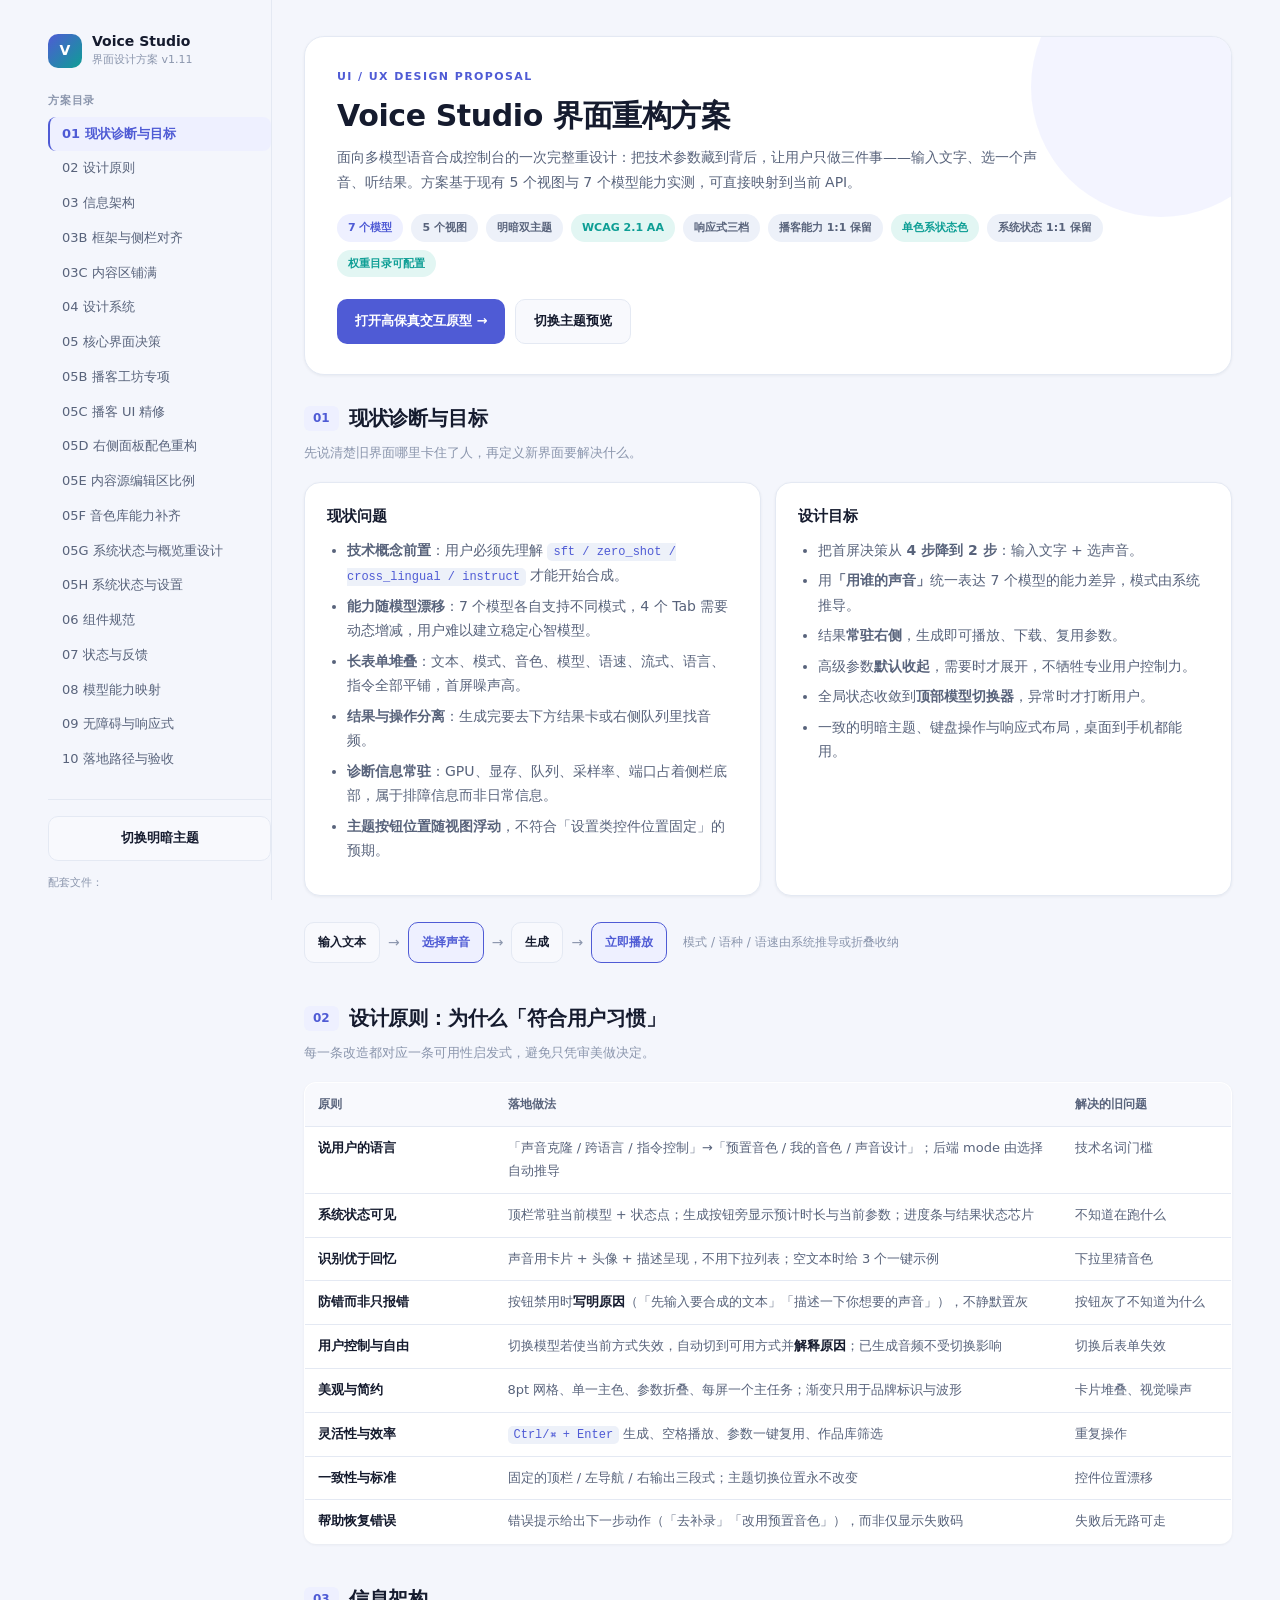
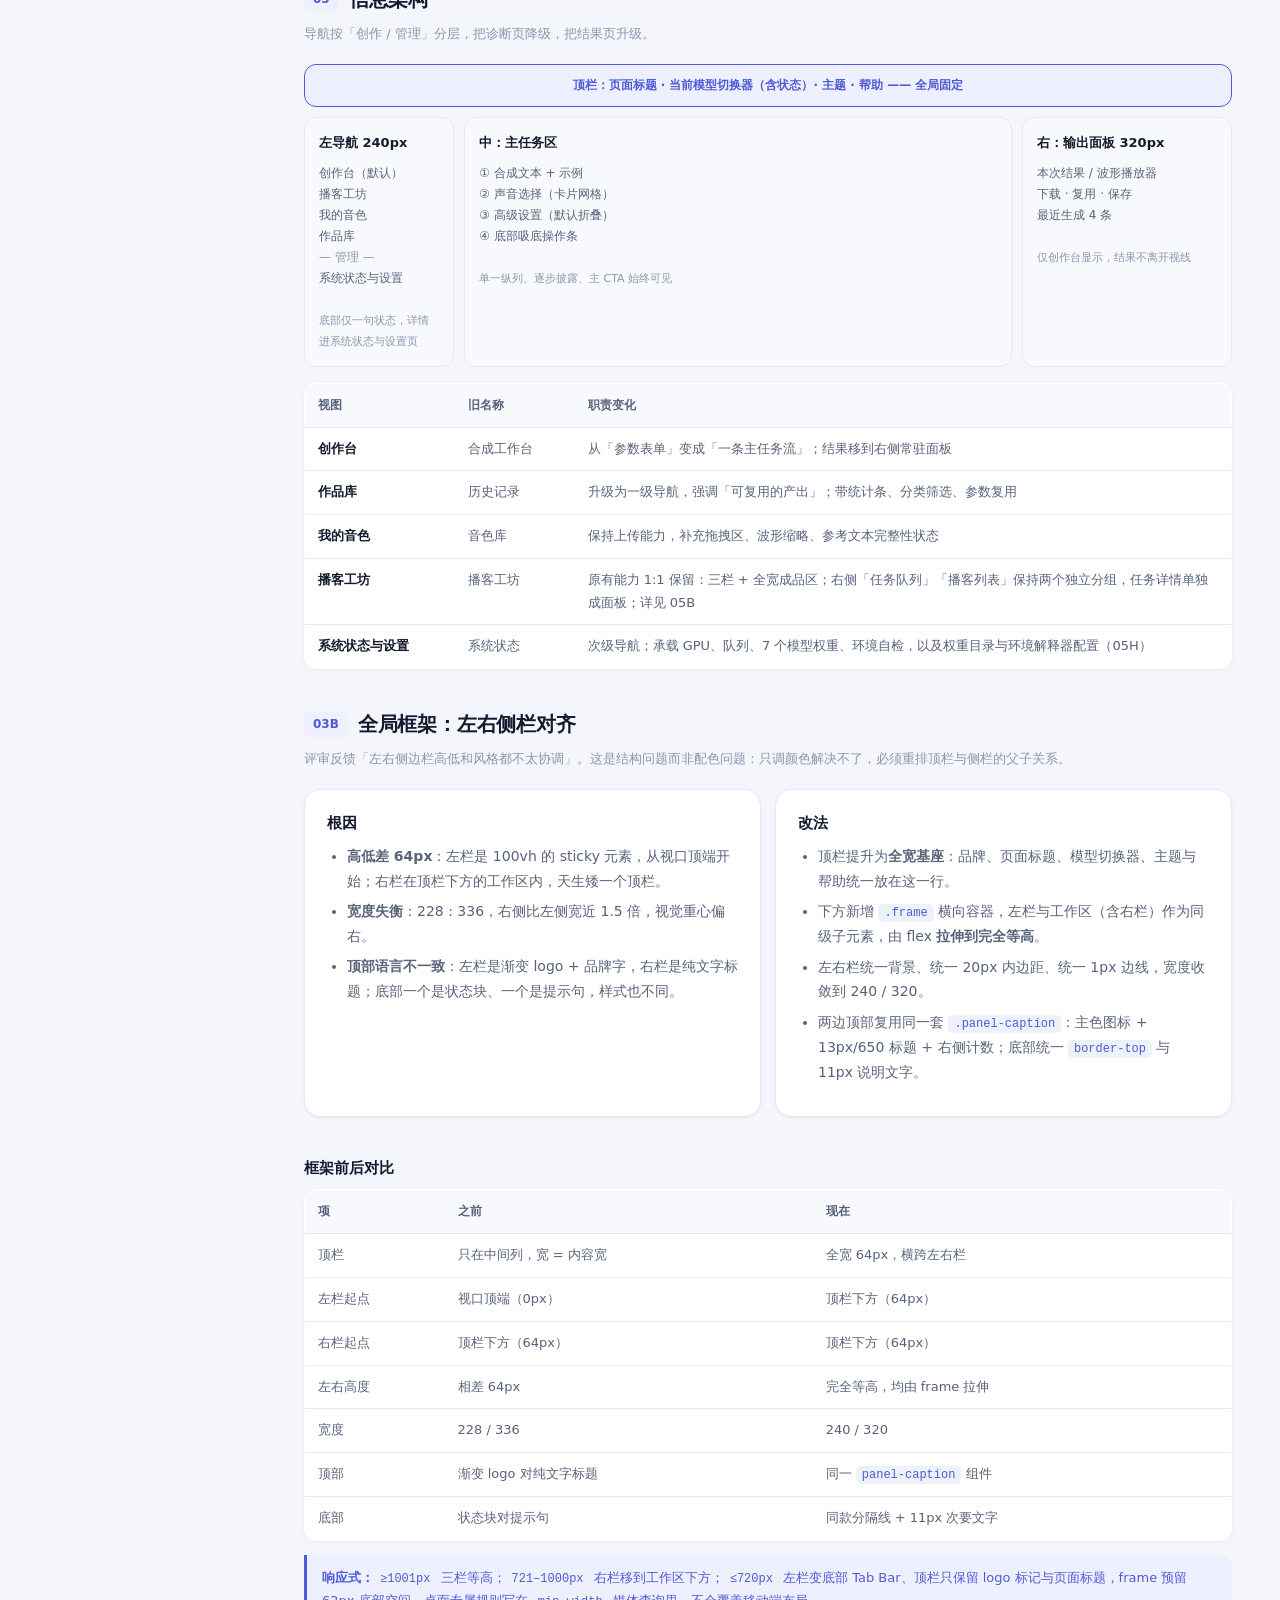
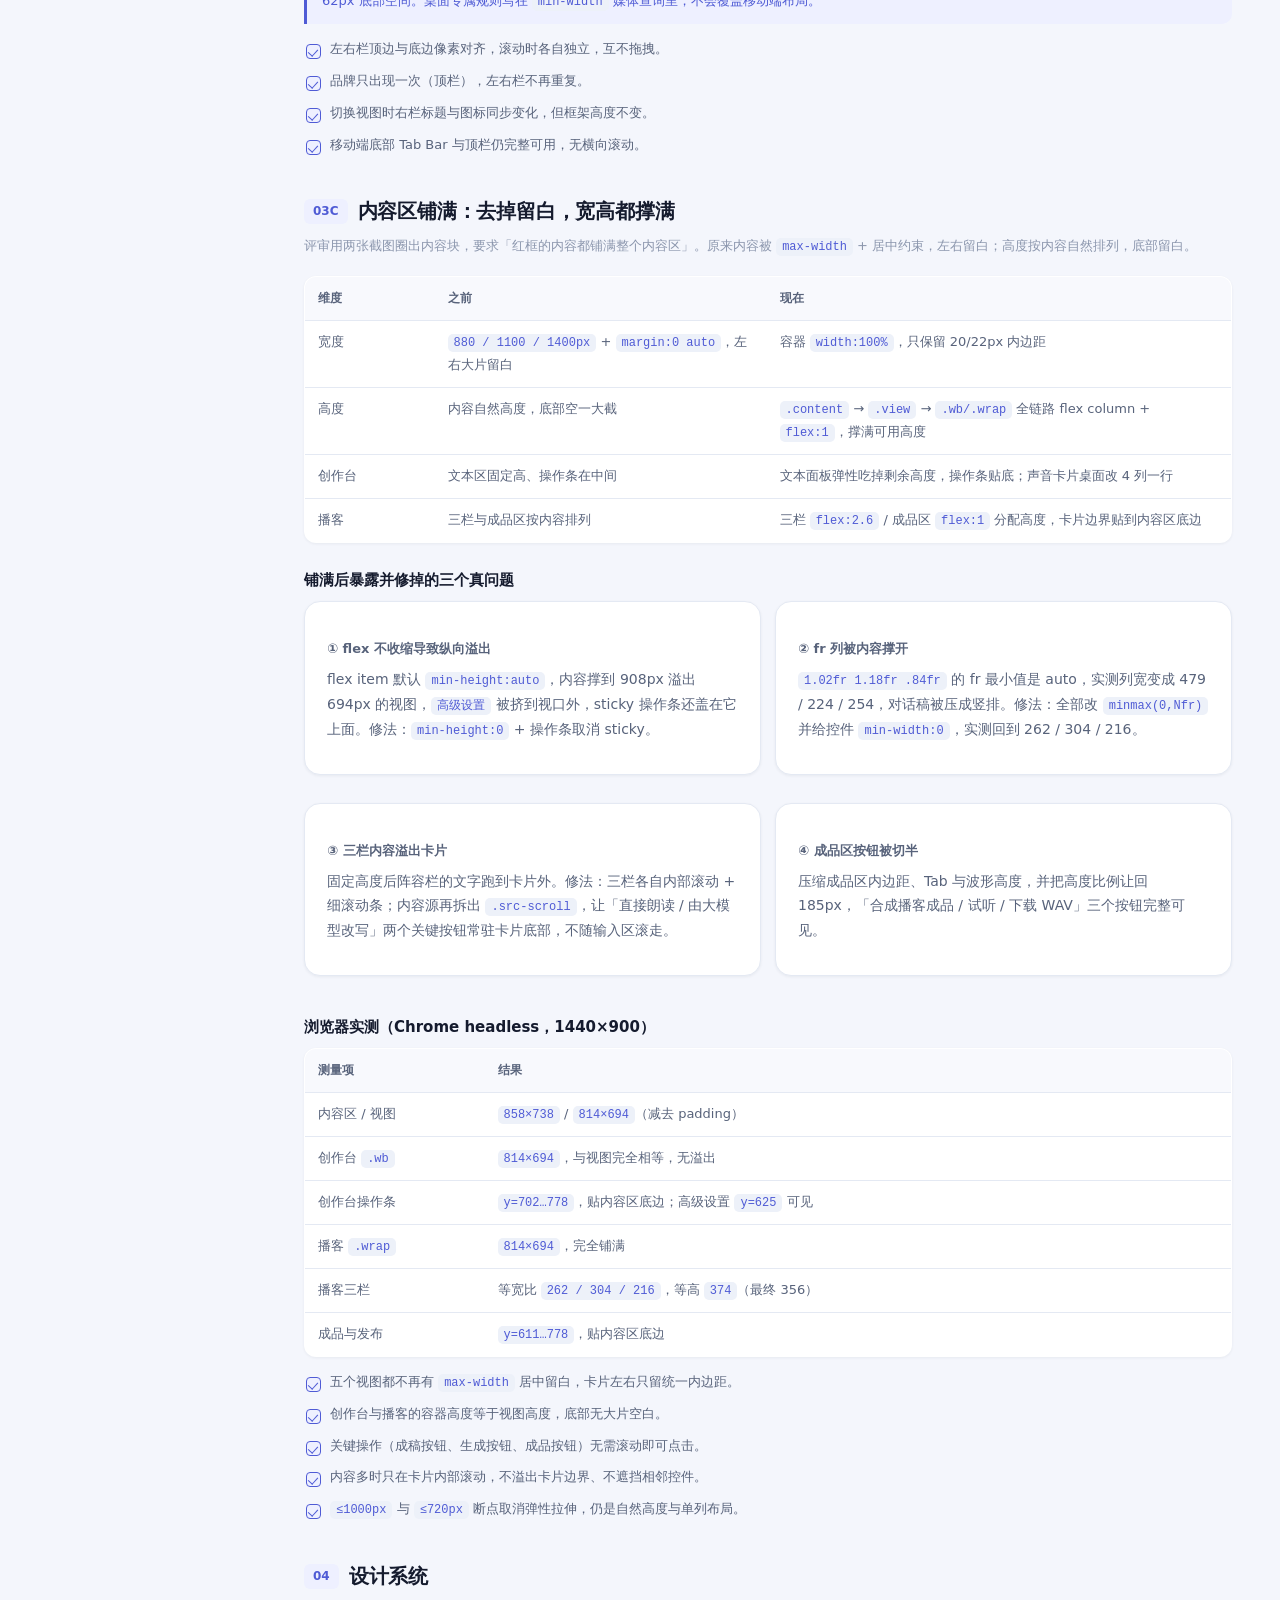
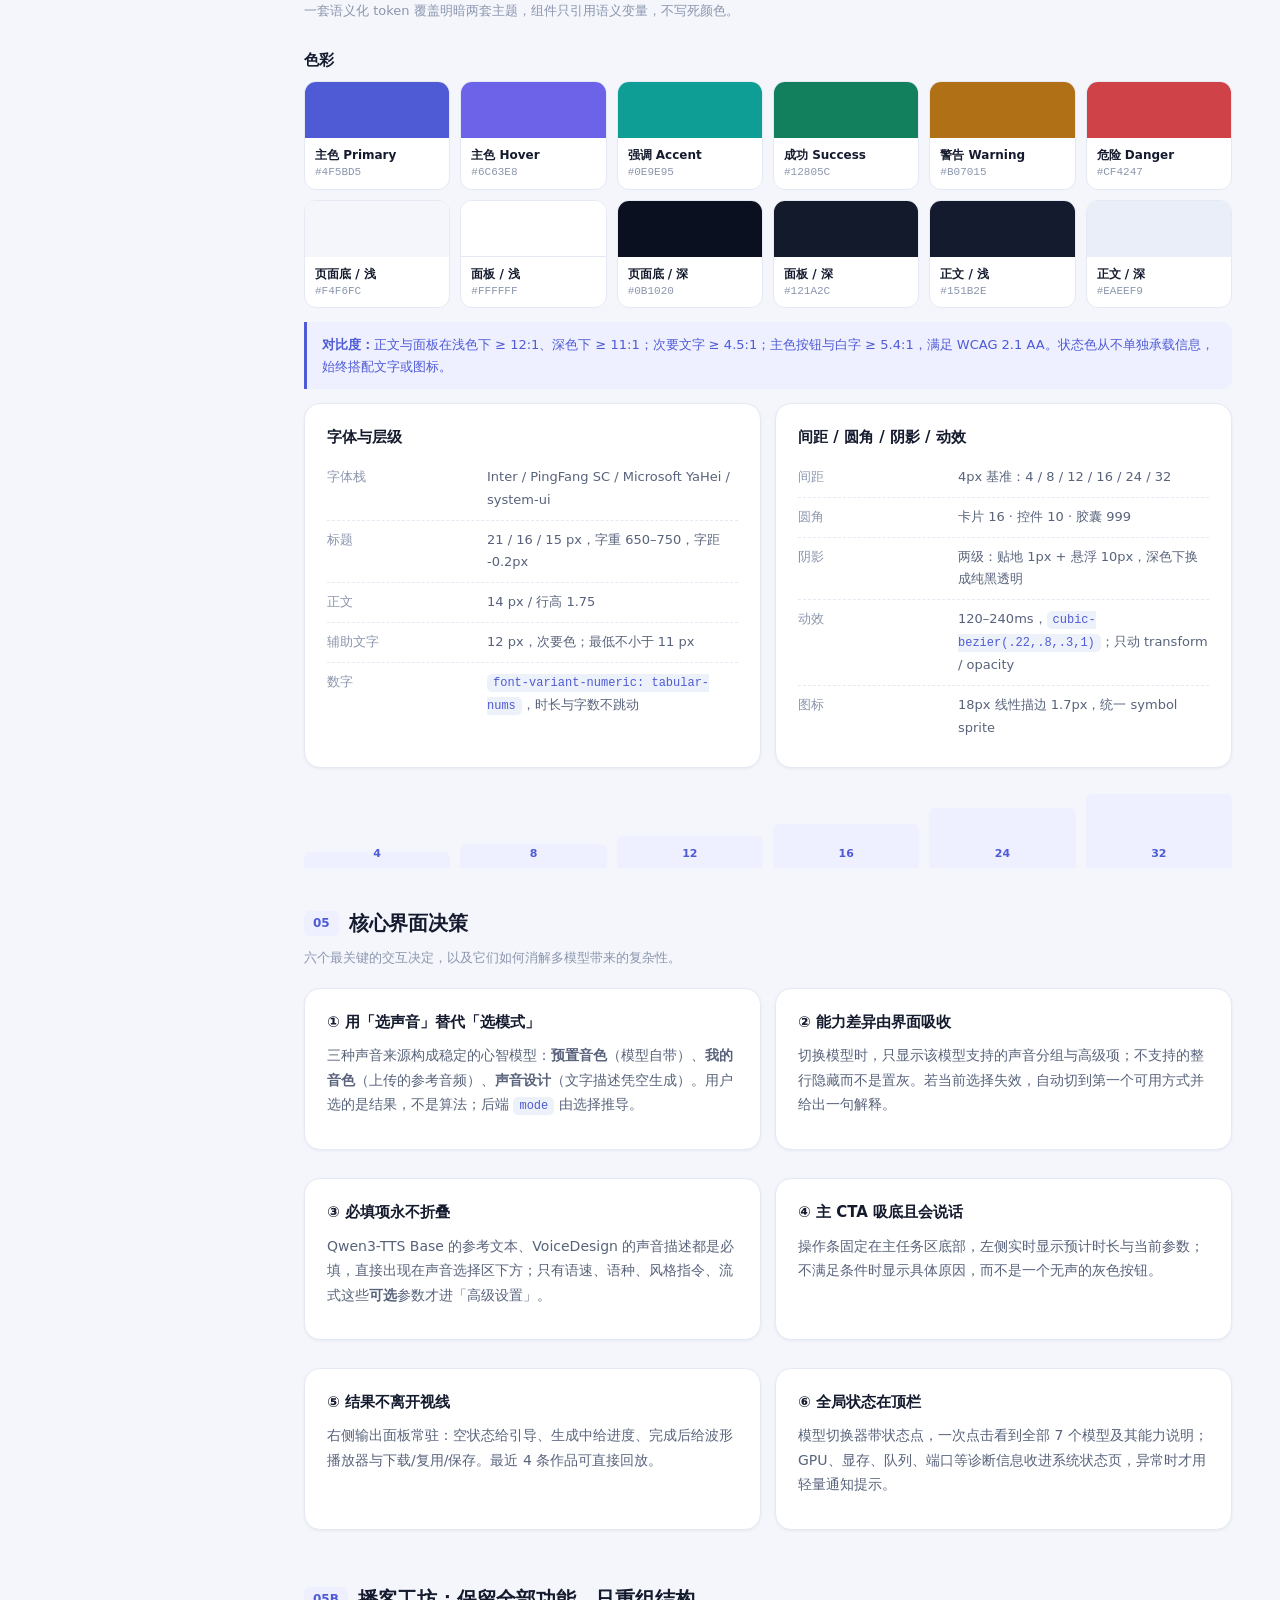
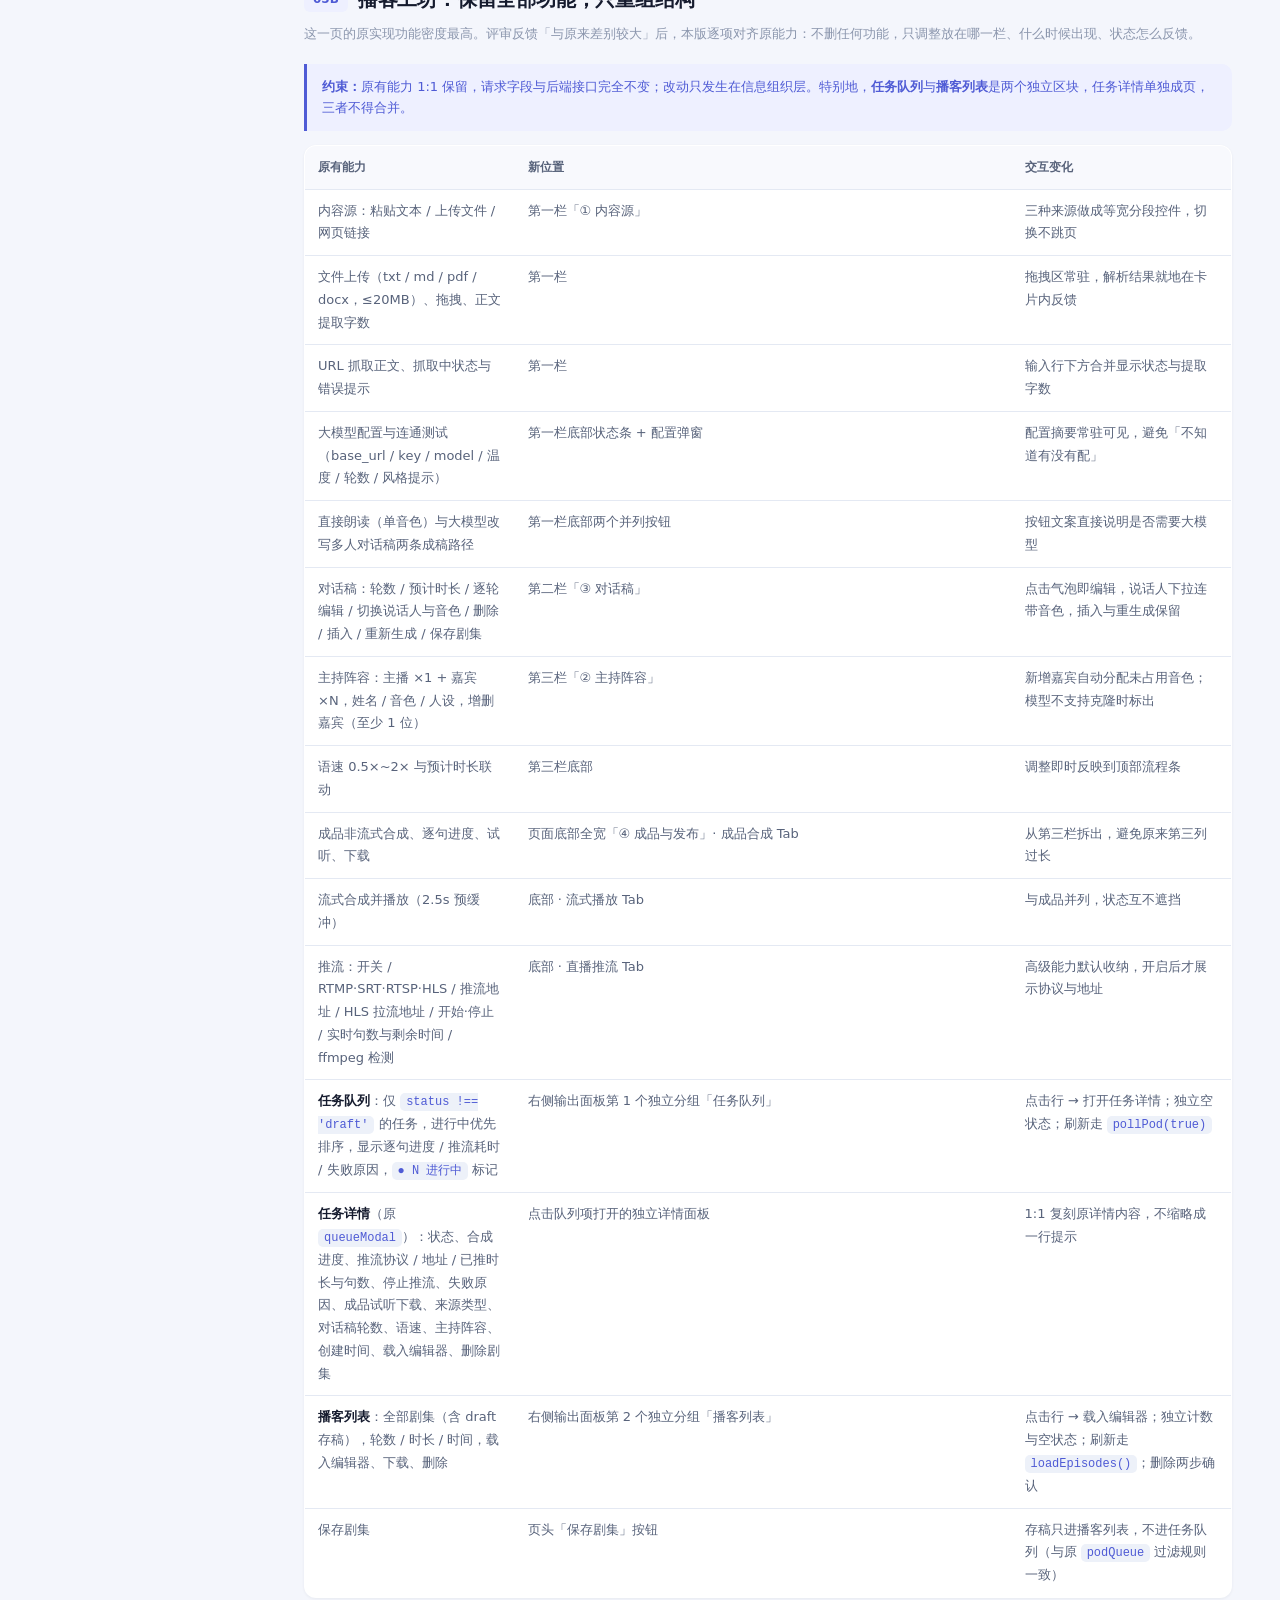
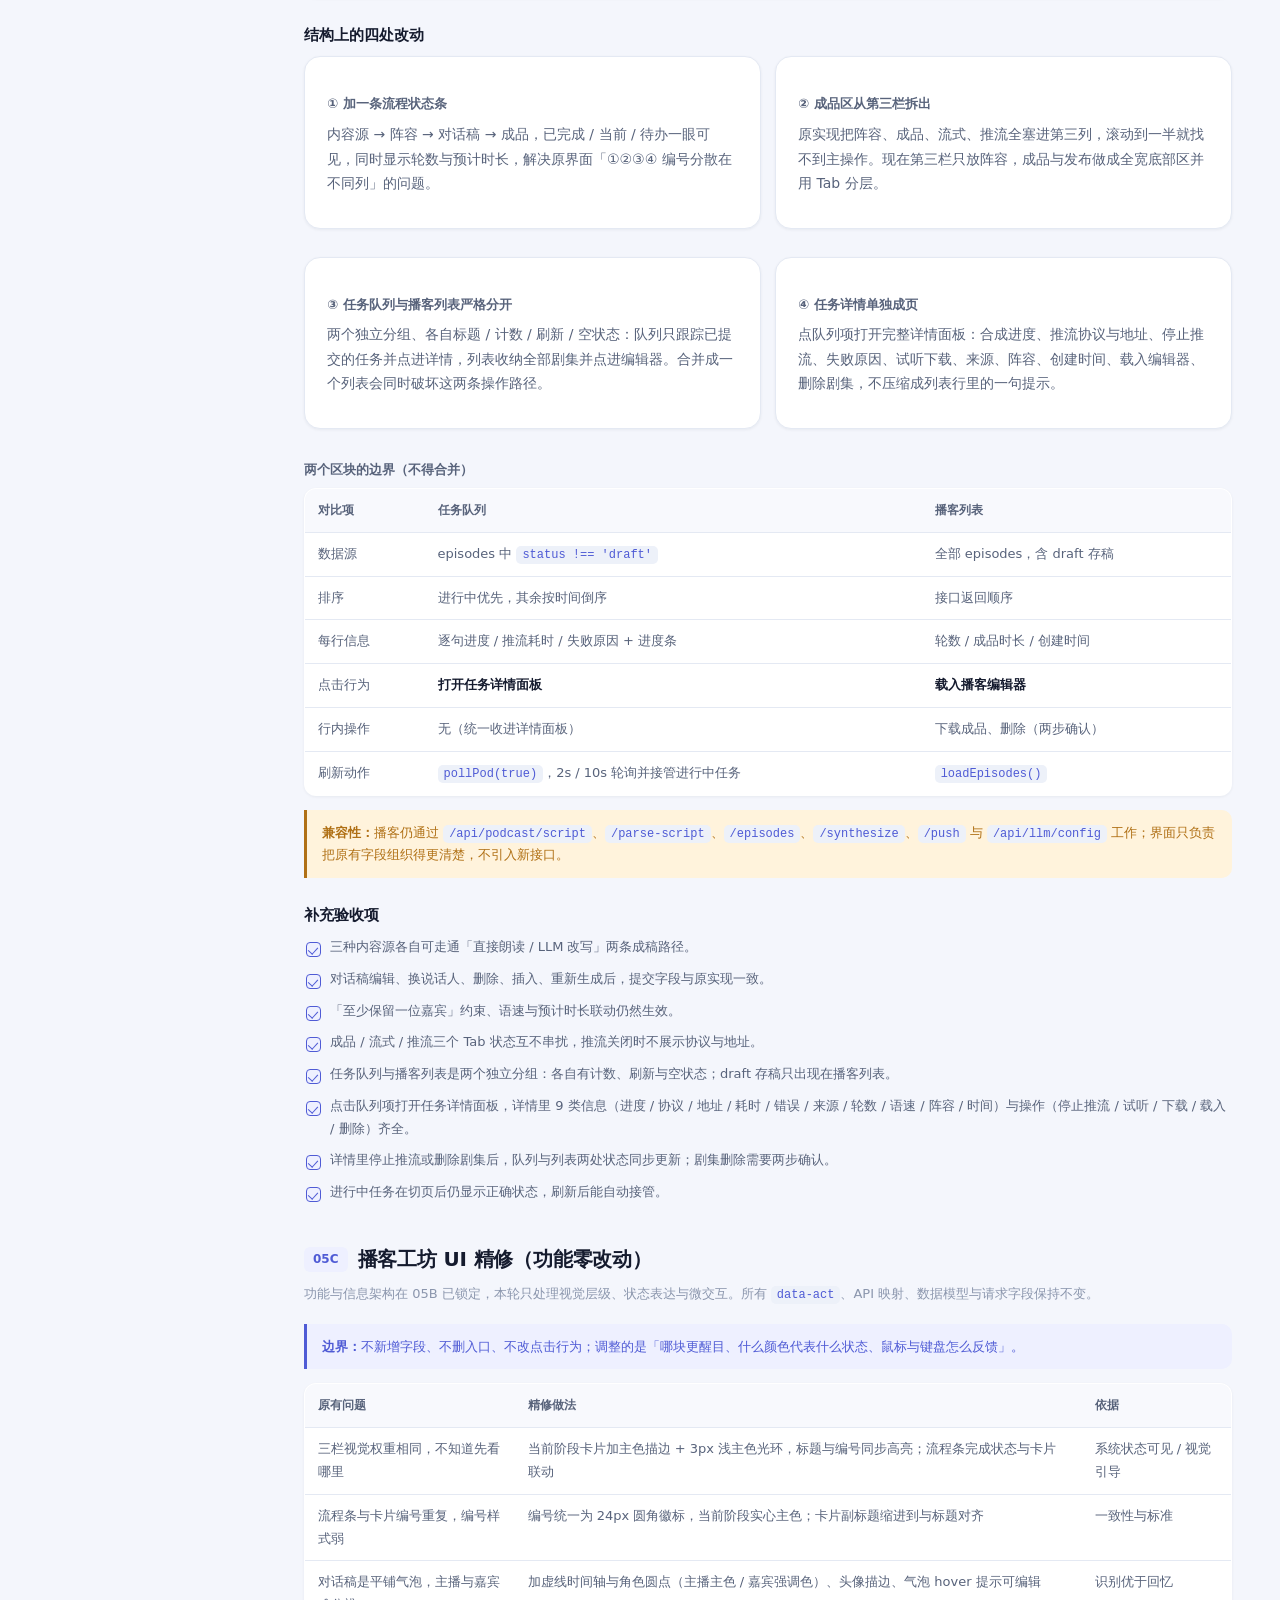
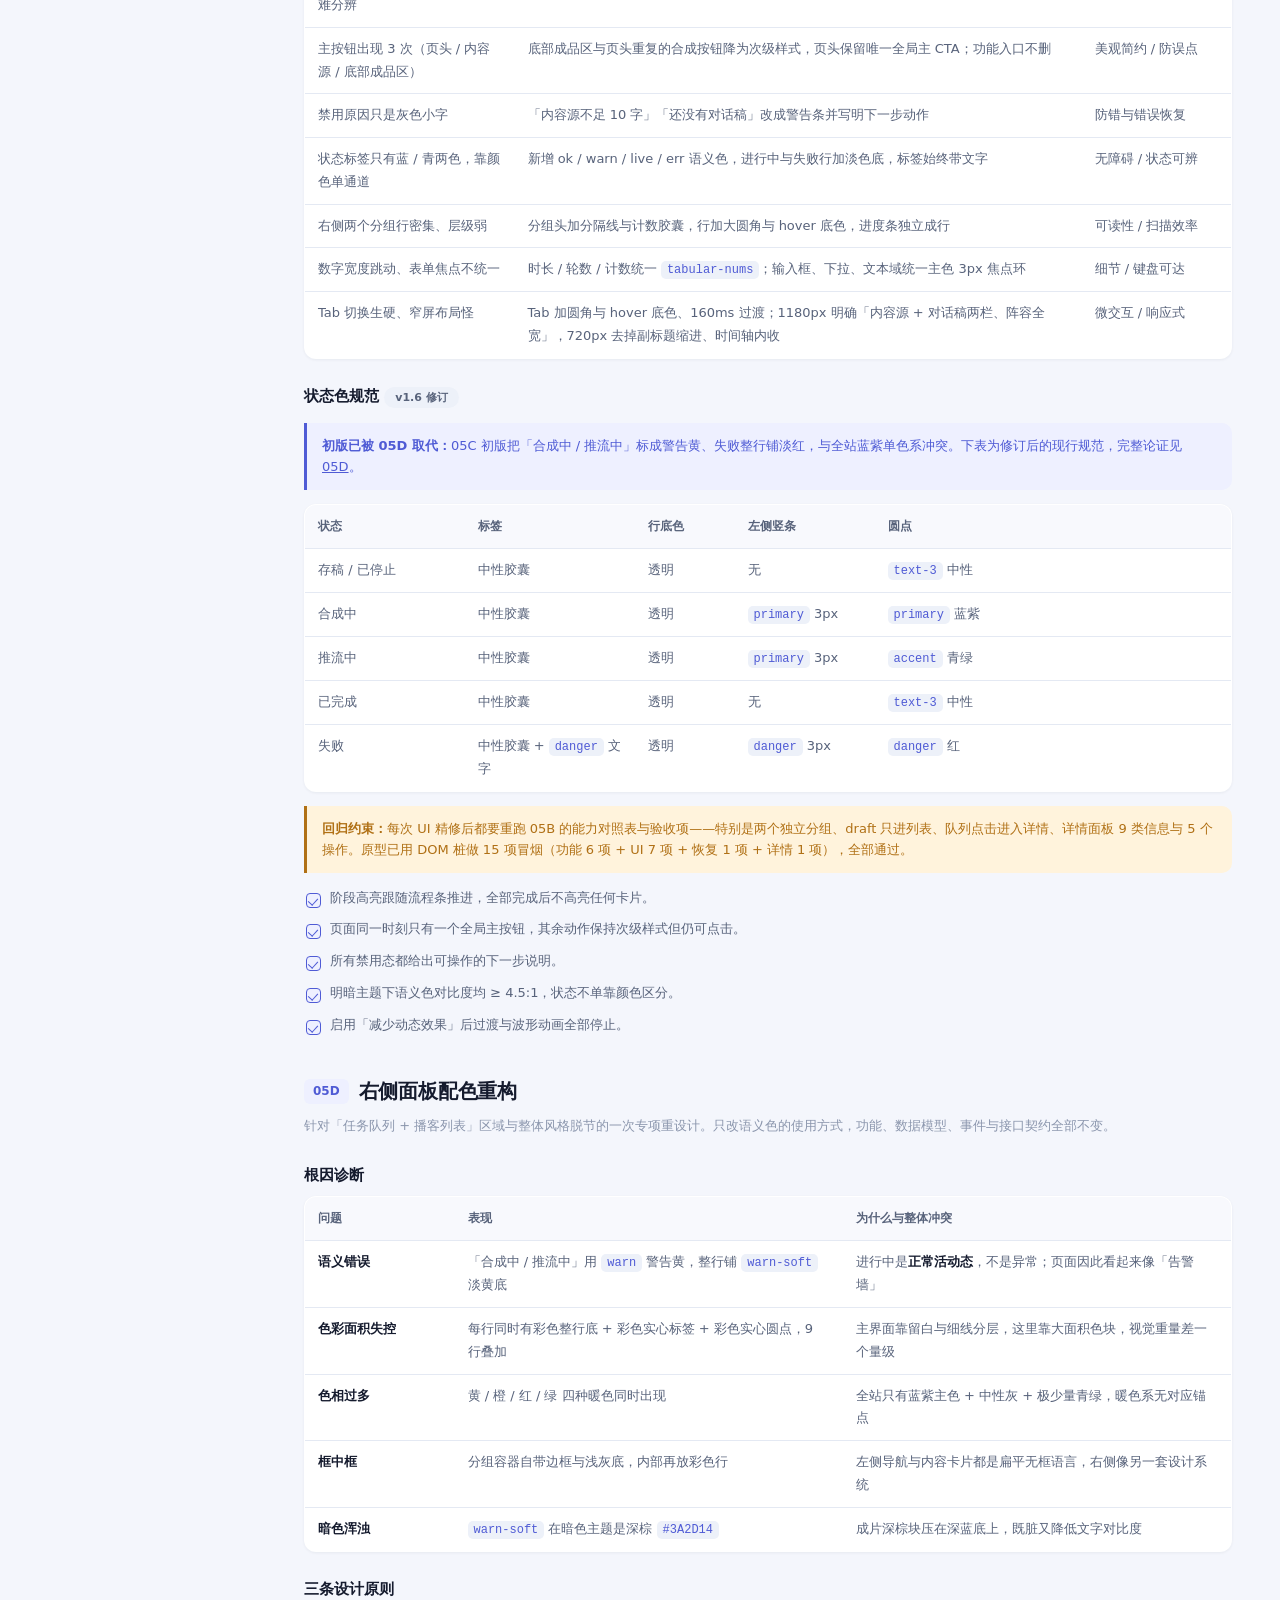
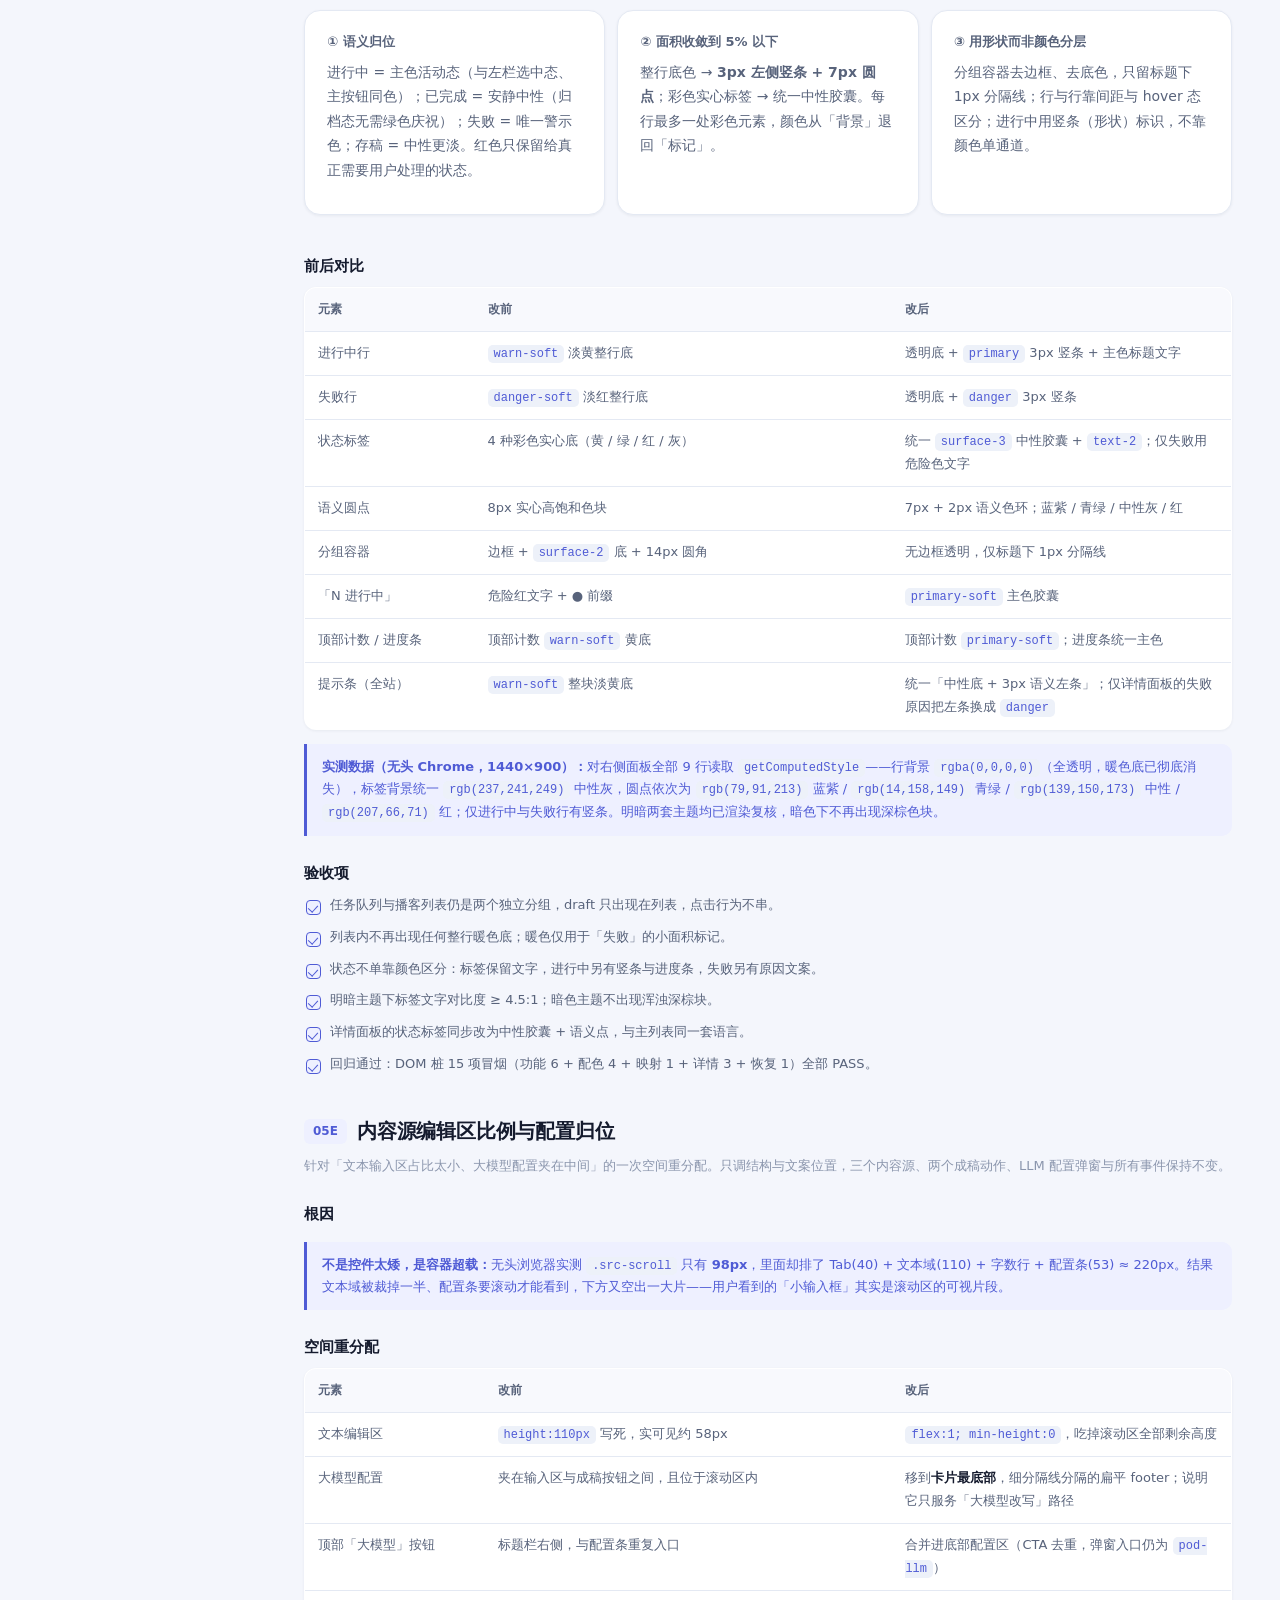
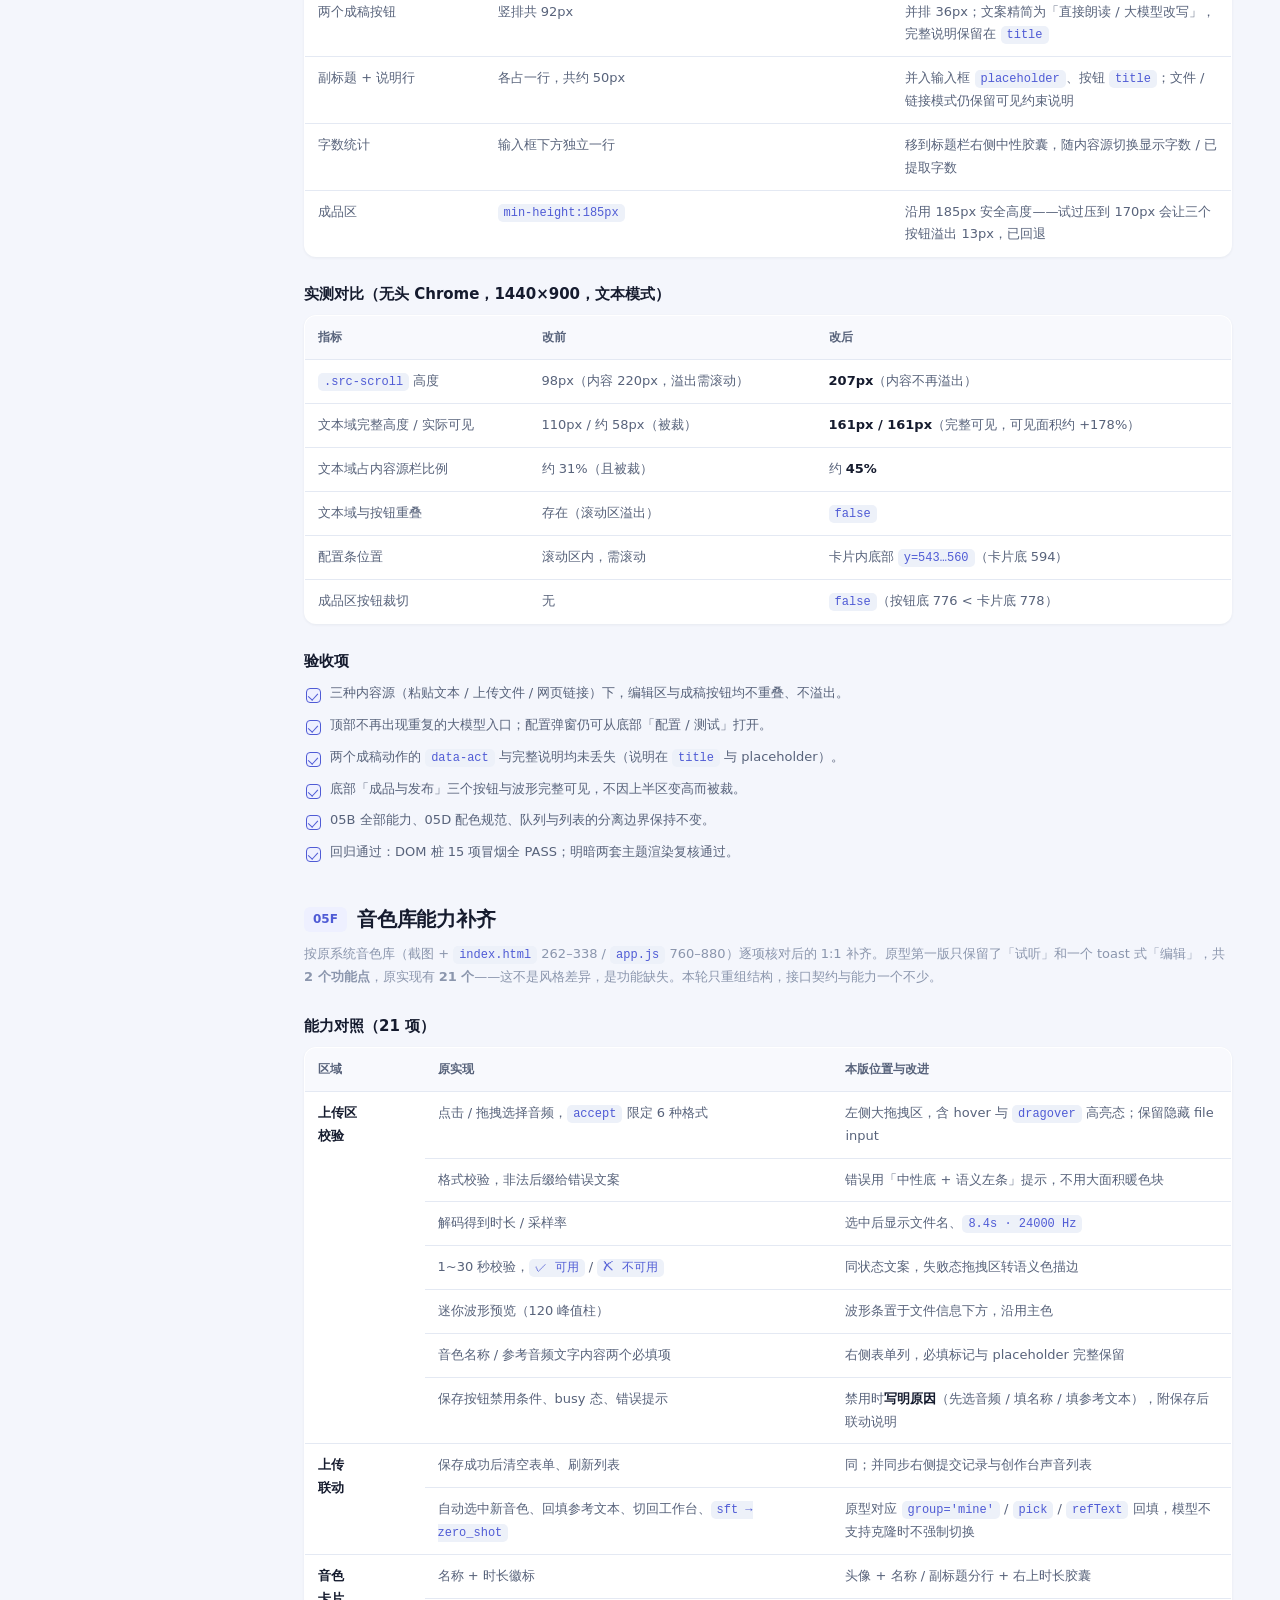
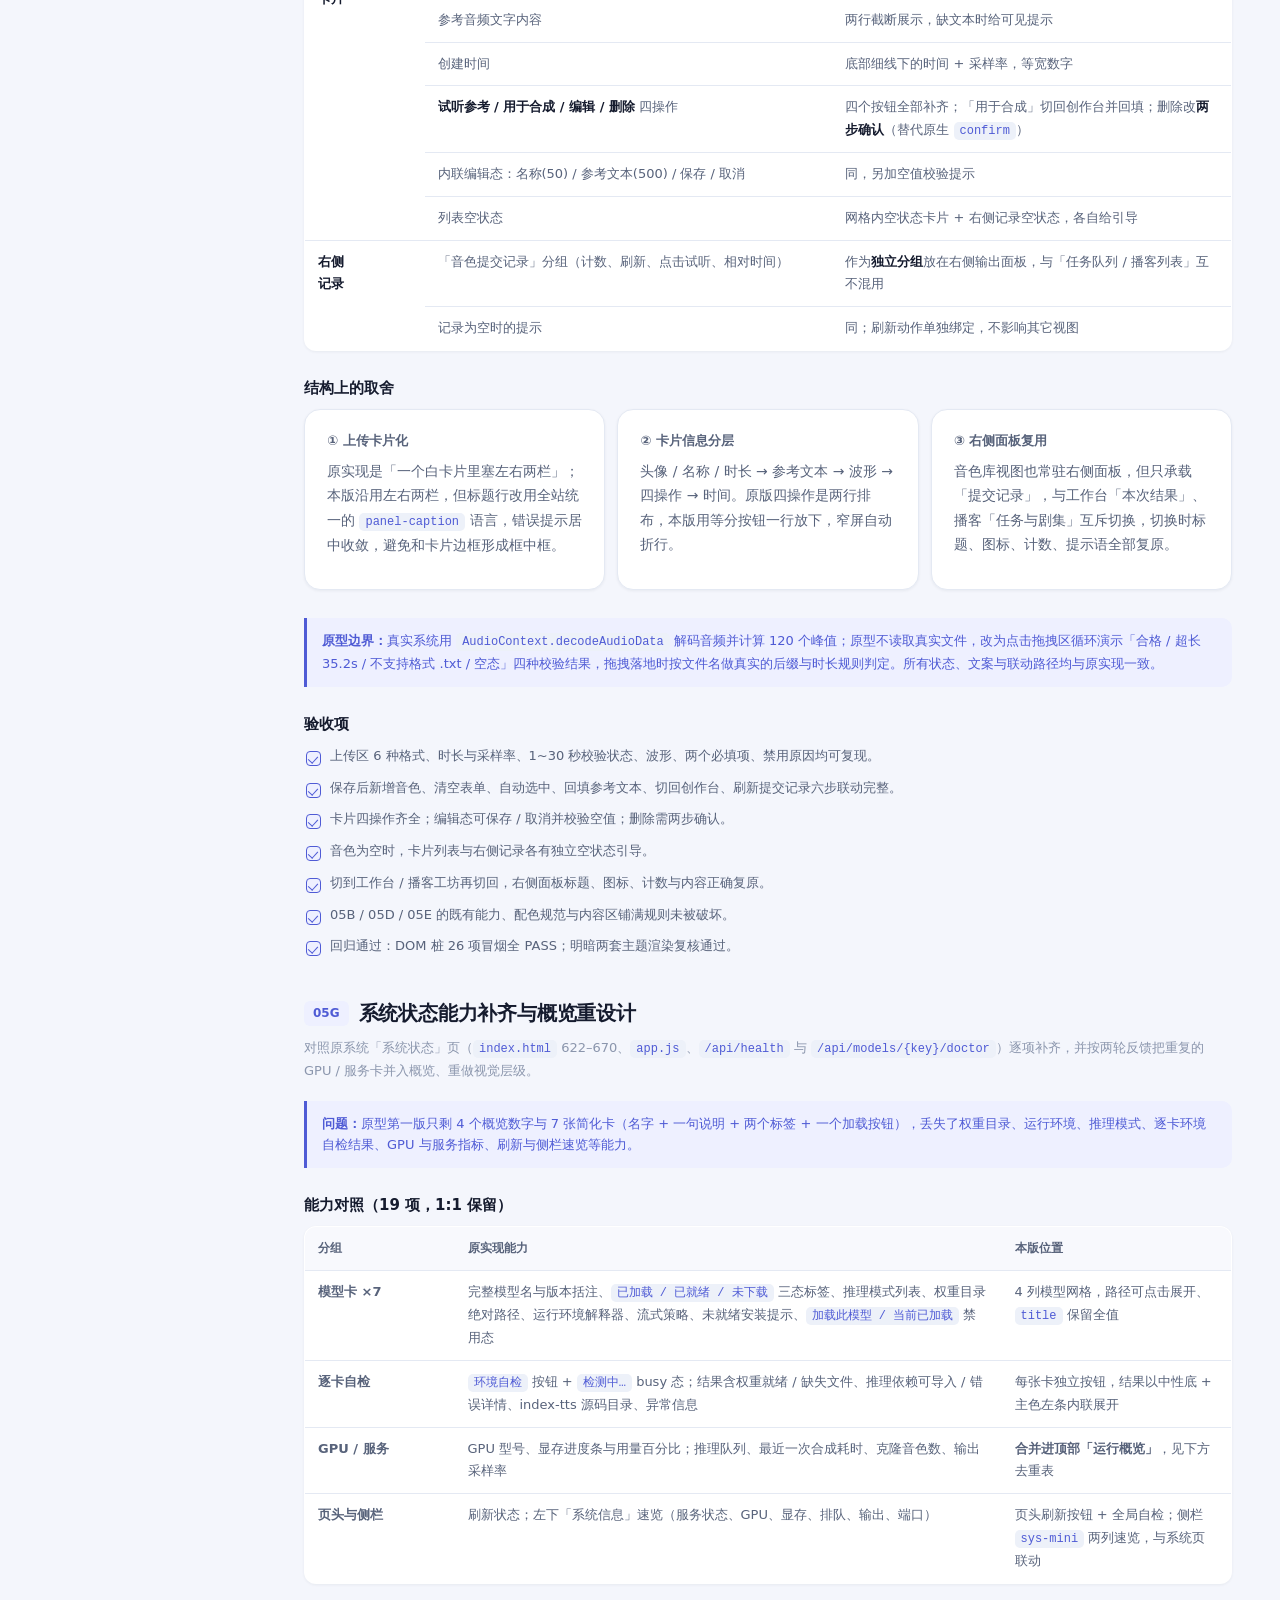
<file: design/ui-design-spec.html>
<!DOCTYPE html>
<html lang="zh-CN" data-theme="light">
<head>
<meta charset="UTF-8">
<meta name="viewport" content="width=device-width, initial-scale=1">
<title>Voice Studio · 界面设计方案</title>
<script>
(function(){try{var t=localStorage.getItem('vs-theme');if(!t)t=matchMedia('(prefers-color-scheme: dark)').matches?'dark':'light';document.documentElement.setAttribute('data-theme',t)}catch(e){}})();
</script>
<style>
:root{--ease:cubic-bezier(.22,.8,.3,1)}
:root[data-theme="light"]{
 --bg:#F4F6FC;--surface:#FFFFFF;--surface-2:#F8F9FD;--surface-3:#EDF1F9;
 --line:#E4E9F3;--line-2:#D3DBEA;--text:#151B2E;--text-2:#58637B;--text-3:#8B96AD;
 --primary:#4F5BD5;--primary-2:#6C63E8;--primary-soft:#EEF0FF;--primary-ink:#FFFFFF;
 --accent:#0E9E95;--accent-soft:#E2F6F3;--ok:#12805C;--ok-soft:#E4F5EE;
 --warn:#B07015;--warn-soft:#FFF3DC;--danger:#CF4247;--danger-soft:#FDECEC;
 --shadow:0 1px 2px rgba(21,27,46,.04),0 10px 30px rgba(21,27,46,.06);--shadow-sm:0 1px 3px rgba(21,27,46,.06)
}
:root[data-theme="dark"]{
 --bg:#0B1020;--surface:#121A2C;--surface-2:#161F33;--surface-3:#1D2840;
 --line:#253048;--line-2:#33405C;--text:#EAEEF9;--text-2:#9BA7C0;--text-3:#6E7C98;
 --primary:#838DFF;--primary-2:#A08BFF;--primary-soft:#252C58;--primary-ink:#0B1020;
 --accent:#39D3C5;--accent-soft:#123B3B;--ok:#4FD1A5;--ok-soft:#12362C;
 --warn:#F0B75A;--warn-soft:#3A2D14;--danger:#F08287;--danger-soft:#3B1D24;
 --shadow:0 1px 2px rgba(0,0,0,.2),0 12px 32px rgba(0,0,0,.28);--shadow-sm:0 1px 3px rgba(0,0,0,.24)
}
*{box-sizing:border-box}html{scroll-behavior:smooth}body{margin:0;background:var(--bg);color:var(--text);font-family:Inter,"PingFang SC","Microsoft YaHei","Segoe UI",system-ui,sans-serif;font-size:14px;line-height:1.75;-webkit-font-smoothing:antialiased}
button{font:inherit;cursor:pointer;border:none;background:none;color:inherit}:focus-visible{outline:2px solid var(--primary);outline-offset:2px}
.wrap{display:grid;grid-template-columns:224px minmax(0,1fr);gap:32px;max-width:1240px;margin:0 auto;padding:0 28px}
.toc{position:sticky;top:0;align-self:start;height:100vh;overflow-y:auto;padding:32px 0 40px;border-right:1px solid var(--line)}
.toc .brand{display:flex;align-items:center;gap:10px;margin-bottom:22px}
.mark{width:34px;height:34px;border-radius:10px;background:linear-gradient(135deg,var(--primary),var(--accent));display:grid;place-items:center;color:#fff;font-weight:700;flex:none}
.brand b{display:block;font-size:14px;line-height:1.3}.brand small{display:block;color:var(--text-3);font-size:11px}
.toc-label{font-size:11px;color:var(--text-3);letter-spacing:.8px;margin:16px 0 6px;font-weight:600}
.toc a{display:block;padding:6px 12px;border-radius:8px;color:var(--text-2);font-size:13px;text-decoration:none;border-left:2px solid transparent}
.toc a:hover{background:var(--surface-3);color:var(--text)}
.toc a.active{background:var(--primary-soft);color:var(--primary);font-weight:600;border-left-color:var(--primary)}
.toc-foot{margin-top:22px;padding-top:16px;border-top:1px solid var(--line)}
.doc{padding:36px 0 100px;min-width:0}
.hero{background:var(--surface);border:1px solid var(--line);border-radius:20px;padding:30px 32px;box-shadow:var(--shadow-sm);margin-bottom:26px;position:relative;overflow:hidden}
.hero::after{content:"";position:absolute;right:-60px;top:-80px;width:260px;height:260px;border-radius:50%;background:var(--primary-soft);opacity:.7}
.hero>*{position:relative}
.eyebrow{font-size:11px;letter-spacing:1.4px;color:var(--primary);font-weight:700;text-transform:uppercase;margin-bottom:10px}
h1{font-size:30px;line-height:1.3;margin:0 0 10px;letter-spacing:-.4px;font-weight:750}
.lead{font-size:14px;color:var(--text-2);margin:0;max-width:700px}
.hero-meta{display:flex;flex-wrap:wrap;gap:8px;margin-top:20px}
.tag{font-size:11px;padding:4px 11px;border-radius:999px;background:var(--surface-3);color:var(--text-2);font-weight:600}
.tag.pri{background:var(--primary-soft);color:var(--primary)}
.tag.acc{background:var(--accent-soft);color:var(--accent)}
.btn{display:inline-flex;align-items:center;gap:8px;padding:10px 18px;border-radius:10px;background:var(--primary);color:var(--primary-ink);font-size:13px;font-weight:650;text-decoration:none;min-height:42px}
.btn:hover{background:var(--primary-2)}
.btn.sec{background:var(--surface-2);color:var(--text);border:1px solid var(--line)}
.btn.sec:hover{background:var(--surface-3)}
section{margin-bottom:38px;scroll-margin-top:20px}
h2{font-size:20px;margin:0 0 6px;font-weight:700;letter-spacing:-.2px;display:flex;align-items:center;gap:10px}
h2 .num{font-size:12px;color:var(--primary);background:var(--primary-soft);padding:2px 9px;border-radius:6px;font-weight:700;letter-spacing:0}
h3{font-size:15px;margin:24px 0 8px;font-weight:650}
h4{font-size:13px;margin:16px 0 6px;font-weight:650;color:var(--text-2)}
p{margin:0 0 12px;color:var(--text-2)}
.sec-desc{color:var(--text-3);font-size:13px;margin-bottom:18px}
.card{background:var(--surface);border:1px solid var(--line);border-radius:16px;padding:20px 22px;box-shadow:var(--shadow-sm);margin-bottom:14px}
.grid2{display:grid;grid-template-columns:1fr 1fr;gap:14px}
.grid3{display:grid;grid-template-columns:repeat(3,1fr);gap:12px}
.grid4{display:grid;grid-template-columns:repeat(4,1fr);gap:12px}
table{width:100%;border-collapse:collapse;font-size:13px;background:var(--surface);border:1px solid var(--line);border-radius:12px;overflow:hidden;box-shadow:var(--shadow-sm);margin-bottom:14px}
th{background:var(--surface-2);text-align:left;padding:11px 13px;font-weight:650;font-size:12px;color:var(--text-2);border-bottom:1px solid var(--line);white-space:nowrap}
td{padding:10px 13px;border-bottom:1px solid var(--line);color:var(--text-2);vertical-align:top}
tr:last-child td{border-bottom:none}
td strong{color:var(--text);font-weight:650}
.yes{color:var(--ok);font-weight:700}.no{color:var(--text-3)}.req{color:var(--warn);font-weight:650}
code{font-family:ui-monospace,Menlo,Consolas,monospace;font-size:12px;background:var(--surface-3);padding:2px 6px;border-radius:5px;color:var(--primary)}
ul,ol{margin:0 0 12px;padding-left:20px;color:var(--text-2)}li{margin-bottom:6px}
.swatches{display:grid;grid-template-columns:repeat(6,1fr);gap:10px}
.sw{background:var(--surface);border:1px solid var(--line);border-radius:12px;overflow:hidden}
.sw .c{height:56px}.sw .n{padding:8px 10px;font-size:11px;line-height:1.5}
.sw .n b{display:block;font-size:12px;color:var(--text)}.sw .n span{color:var(--text-3);font-family:ui-monospace,monospace}
.scale{display:flex;align-items:flex-end;gap:10px;height:76px;margin-top:10px}
.scale div{flex:1;background:var(--primary-soft);border-radius:6px 6px 0 0;display:flex;align-items:flex-end;justify-content:center;font-size:11px;color:var(--primary);padding-bottom:5px;font-weight:600}
.comp-row{display:flex;align-items:center;gap:12px;flex-wrap:wrap;padding:14px 0;border-bottom:1px solid var(--line)}
.comp-row:last-child{border-bottom:none}
.comp-row .lbl{width:118px;flex:none;font-size:12px;color:var(--text-3)}
.chip{padding:5px 12px;border-radius:999px;border:1px solid var(--line);background:var(--surface-2);font-size:12px;color:var(--text-2)}
.chip.active{background:var(--primary-soft);border-color:var(--primary);color:var(--primary);font-weight:600}
.input-demo{padding:9px 12px;border:1px solid var(--line);border-radius:10px;background:var(--surface-2);min-width:200px;font-size:13px;color:var(--text-3)}
.input-demo.focus{border-color:var(--primary);box-shadow:0 0 0 3px var(--primary-soft);color:var(--text)}
.toggle-demo{width:44px;height:26px;border-radius:999px;background:var(--primary);position:relative}
.toggle-demo::after{content:"";position:absolute;right:3px;top:3px;width:20px;height:20px;border-radius:50%;background:#fff}
.note{border-left:3px solid var(--primary);background:var(--primary-soft);color:var(--primary);padding:12px 15px;border-radius:0 10px 10px 0;font-size:13px;margin:14px 0;line-height:1.65}
.note.warn{border-left-color:var(--warn);background:var(--warn-soft);color:var(--warn)}
.note b{font-weight:700}
.kv{display:flex;gap:10px;font-size:13px;padding:8px 0;border-bottom:1px dashed var(--line)}
.kv:last-child{border-bottom:none}.kv .k{width:150px;flex:none;color:var(--text-3)}.kv .v{color:var(--text-2)}
.check{list-style:none;padding:0}.check li{padding-left:26px;position:relative;margin-bottom:9px;color:var(--text-2);font-size:13px}
.check li::before{content:"";position:absolute;left:2px;top:6px;width:13px;height:13px;border-radius:4px;background:var(--primary-soft);border:1.5px solid var(--primary)}
.check li::after{content:"";position:absolute;left:6px;top:9px;width:5px;height:8px;border:solid var(--primary);border-width:0 1.6px 1.6px 0;transform:rotate(42deg)}
.flow{display:flex;align-items:center;gap:8px;flex-wrap:wrap;margin-top:12px}
.flow .f{background:var(--surface-2);border:1px solid var(--line);border-radius:10px;padding:9px 13px;font-size:12px;font-weight:600;white-space:nowrap}
.flow .f.hi{background:var(--primary-soft);border-color:var(--primary);color:var(--primary)}
.flow .arw{color:var(--text-3);font-size:14px}
.ia{display:grid;grid-template-columns:150px 1fr 210px;gap:10px;margin:16px 0}
.ia>div{border:1px solid var(--line);border-radius:12px;padding:14px;background:var(--surface-2);font-size:12px;color:var(--text-2)}
.ia b{display:block;color:var(--text);font-size:13px;margin-bottom:8px}
.ia .top{grid-column:1/-1;background:var(--primary-soft);border-color:var(--primary);color:var(--primary);font-weight:600;text-align:center;padding:10px}
.footer{border-top:1px solid var(--line);padding-top:20px;margin-top:40px;font-size:12px;color:var(--text-3)}
@media(max-width:1000px){.wrap{grid-template-columns:1fr;padding:0 18px}.toc{position:static;height:auto;border-right:none;border-bottom:1px solid var(--line);padding:20px 0}.toc a{display:inline-block}.toc-label,.toc-foot{display:none}.grid4{grid-template-columns:repeat(2,1fr)}.swatches{grid-template-columns:repeat(3,1fr)}.ia{grid-template-columns:1fr}.ia .top{grid-column:auto}}
@media(max-width:640px){.grid2,.grid3,.grid4{grid-template-columns:1fr}.swatches{grid-template-columns:repeat(2,1fr)}h1{font-size:24px}table{font-size:12px}th,td{padding:8px}.hero{padding:22px}}
@media(prefers-reduced-motion:reduce){html{scroll-behavior:auto}}
</style>
</head>
<body>
<div class="wrap">
<aside class="toc">
 <div class="brand"><div class="mark">V</div><div><b>Voice Studio</b><small>界面设计方案 v1.11</small></div></div>
 <div class="toc-label">方案目录</div>
 <nav id="toc-nav">
  <a href="#s1" class="active">01 现状诊断与目标</a>
  <a href="#s2">02 设计原则</a>
  <a href="#s3">03 信息架构</a>
  <a href="#s3b">03B 框架与侧栏对齐</a>
  <a href="#s3c">03C 内容区铺满</a>
  <a href="#s4">04 设计系统</a>
  <a href="#s5">05 核心界面决策</a>
  <a href="#s5b">05B 播客工坊专项</a>
  <a href="#s5c">05C 播客 UI 精修</a>
  <a href="#s5d">05D 右侧面板配色重构</a>
  <a href="#s5e">05E 内容源编辑区比例</a>
  <a href="#s5f">05F 音色库能力补齐</a>
  <a href="#s5g">05G 系统状态与概览重设计</a>
  <a href="#s5h">05H 系统状态与设置</a>
  <a href="#s6">06 组件规范</a>
  <a href="#s7">07 状态与反馈</a>
  <a href="#s8">08 模型能力映射</a>
  <a href="#s9">09 无障碍与响应式</a>
  <a href="#s10">10 落地路径与验收</a>
 </nav>
 <div class="toc-foot"><button class="btn sec" id="theme-btn" style="width:100%;justify-content:center">切换明暗主题</button><p style="font-size:11px;color:var(--text-3);margin:12px 0 0">配套文件：<a href="prototype.html" style="color:var(--primary)">prototype.html</a></p></div>
</aside>

<main class="doc">
 <div class="hero">
  <div class="eyebrow">UI / UX Design Proposal</div>
  <h1>Voice Studio 界面重构方案</h1>
  <p class="lead">面向多模型语音合成控制台的一次完整重设计：把技术参数藏到背后，让用户只做三件事——输入文字、选一个声音、听结果。方案基于现有 5 个视图与 7 个模型能力实测，可直接映射到当前 API。</p>
  <div class="hero-meta"><span class="tag pri">7 个模型</span><span class="tag">5 个视图</span><span class="tag">明暗双主题</span><span class="tag acc">WCAG 2.1 AA</span><span class="tag">响应式三档</span><span class="tag">播客能力 1:1 保留</span><span class="tag acc">单色系状态色</span><span class="tag">系统状态 1:1 保留</span><span class="tag acc">权重目录可配置</span></div>
  <div style="display:flex;gap:10px;margin-top:22px;flex-wrap:wrap"><a class="btn" href="prototype.html">打开高保真交互原型 →</a><button class="btn sec" id="theme-btn2">切换主题预览</button></div>
 </div>

 <section id="s1">
  <h2><span class="num">01</span>现状诊断与目标</h2>
  <p class="sec-desc">先说清楚旧界面哪里卡住了人，再定义新界面要解决什么。</p>
  <div class="grid2">
   <div class="card"><h3 style="margin-top:0">现状问题</h3><ul>
    <li><strong>技术概念前置</strong>：用户必须先理解 <code>sft / zero_shot / cross_lingual / instruct</code> 才能开始合成。</li>
    <li><strong>能力随模型漂移</strong>：7 个模型各自支持不同模式，4 个 Tab 需要动态增减，用户难以建立稳定心智模型。</li>
    <li><strong>长表单堆叠</strong>：文本、模式、音色、模型、语速、流式、语言、指令全部平铺，首屏噪声高。</li>
    <li><strong>结果与操作分离</strong>：生成完要去下方结果卡或右侧队列里找音频。</li>
    <li><strong>诊断信息常驻</strong>：GPU、显存、队列、采样率、端口占着侧栏底部，属于排障信息而非日常信息。</li>
    <li><strong>主题按钮位置随视图浮动</strong>，不符合「设置类控件位置固定」的预期。</li>
   </ul></div>
   <div class="card"><h3 style="margin-top:0">设计目标</h3><ul>
    <li>把首屏决策从 <strong>4 步降到 2 步</strong>：输入文字 + 选声音。</li>
    <li>用<strong>「用谁的声音」</strong>统一表达 7 个模型的能力差异，模式由系统推导。</li>
    <li>结果<strong>常驻右侧</strong>，生成即可播放、下载、复用参数。</li>
    <li>高级参数<strong>默认收起</strong>，需要时才展开，不牺牲专业用户控制力。</li>
    <li>全局状态收敛到<strong>顶部模型切换器</strong>，异常时才打断用户。</li>
    <li>一致的明暗主题、键盘操作与响应式布局，桌面到手机都能用。</li>
   </ul></div>
  </div>
  <div class="flow"><span class="f">输入文本</span><span class="arw">→</span><span class="f hi">选择声音</span><span class="arw">→</span><span class="f">生成</span><span class="arw">→</span><span class="f hi">立即播放</span><span style="font-size:12px;color:var(--text-3);margin-left:8px">模式 / 语种 / 语速由系统推导或折叠收纳</span></div>
 </section>

 <section id="s2">
  <h2><span class="num">02</span>设计原则：为什么「符合用户习惯」</h2>
  <p class="sec-desc">每一条改造都对应一条可用性启发式，避免只凭审美做决定。</p>
  <table>
   <thead><tr><th style="width:190px">原则</th><th>落地做法</th><th style="width:170px">解决的旧问题</th></tr></thead>
   <tbody>
    <tr><td><strong>说用户的语言</strong></td><td>「声音克隆 / 跨语言 / 指令控制」→「预置音色 / 我的音色 / 声音设计」；后端 mode 由选择自动推导</td><td>技术名词门槛</td></tr>
    <tr><td><strong>系统状态可见</strong></td><td>顶栏常驻当前模型 + 状态点；生成按钮旁显示预计时长与当前参数；进度条与结果状态芯片</td><td>不知道在跑什么</td></tr>
    <tr><td><strong>识别优于回忆</strong></td><td>声音用卡片 + 头像 + 描述呈现，不用下拉列表；空文本时给 3 个一键示例</td><td>下拉里猜音色</td></tr>
    <tr><td><strong>防错而非只报错</strong></td><td>按钮禁用时<strong>写明原因</strong>（「先输入要合成的文本」「描述一下你想要的声音」），不静默置灰</td><td>按钮灰了不知道为什么</td></tr>
    <tr><td><strong>用户控制与自由</strong></td><td>切换模型若使当前方式失效，自动切到可用方式并<strong>解释原因</strong>；已生成音频不受切换影响</td><td>切换后表单失效</td></tr>
    <tr><td><strong>美观与简约</strong></td><td>8pt 网格、单一主色、参数折叠、每屏一个主任务；渐变只用于品牌标识与波形</td><td>卡片堆叠、视觉噪声</td></tr>
    <tr><td><strong>灵活性与效率</strong></td><td><code>Ctrl/⌘ + Enter</code> 生成、空格播放、参数一键复用、作品库筛选</td><td>重复操作</td></tr>
    <tr><td><strong>一致性与标准</strong></td><td>固定的顶栏 / 左导航 / 右输出三段式；主题切换位置永不改变</td><td>控件位置漂移</td></tr>
    <tr><td><strong>帮助恢复错误</strong></td><td>错误提示给出下一步动作（「去补录」「改用预置音色」），而非仅显示失败码</td><td>失败后无路可走</td></tr>
   </tbody>
  </table>
 </section>

 <section id="s3">
  <h2><span class="num">03</span>信息架构</h2>
  <p class="sec-desc">导航按「创作 / 管理」分层，把诊断页降级，把结果页升级。</p>
  <div class="ia">
   <div class="top">顶栏：页面标题 · 当前模型切换器（含状态）· 主题 · 帮助 —— 全局固定</div>
   <div><b>左导航 240px</b>创作台（默认）<br>播客工坊<br>我的音色<br>作品库<br><span style="color:var(--text-3)">— 管理 —</span><br>系统状态与设置<br><br><span style="color:var(--text-3);font-size:11px">底部仅一句状态，详情进系统状态与设置页</span></div>
   <div><b>中：主任务区</b>① 合成文本 + 示例<br>② 声音选择（卡片网格）<br>③ 高级设置（默认折叠）<br>④ 底部吸底操作条<br><br><span style="color:var(--text-3);font-size:11px">单一纵列、逐步披露、主 CTA 始终可见</span></div>
   <div><b>右：输出面板 320px</b>本次结果 / 波形播放器<br>下载 · 复用 · 保存<br>最近生成 4 条<br><br><span style="color:var(--text-3);font-size:11px">仅创作台显示，结果不离开视线</span></div>
  </div>
  <table>
   <thead><tr><th style="width:150px">视图</th><th style="width:120px">旧名称</th><th>职责变化</th></tr></thead>
   <tbody>
    <tr><td><strong>创作台</strong></td><td>合成工作台</td><td>从「参数表单」变成「一条主任务流」；结果移到右侧常驻面板</td></tr>
    <tr><td><strong>作品库</strong></td><td>历史记录</td><td>升级为一级导航，强调「可复用的产出」；带统计条、分类筛选、参数复用</td></tr>
    <tr><td><strong>我的音色</strong></td><td>音色库</td><td>保持上传能力，补充拖拽区、波形缩略、参考文本完整性状态</td></tr>
    <tr><td><strong>播客工坊</strong></td><td>播客工坊</td><td>原有能力 1:1 保留：三栏 + 全宽成品区；右侧「任务队列」「播客列表」保持两个独立分组，任务详情单独成面板；详见 05B</td></tr>
    <tr><td><strong>系统状态与设置</strong></td><td>系统状态</td><td>次级导航；承载 GPU、队列、7 个模型权重、环境自检，以及权重目录与环境解释器配置（05H）</td></tr>
   </tbody>
  </table>
 </section>

 <section id="s3b">
  <h2><span class="num">03B</span>全局框架：左右侧栏对齐</h2>
  <p class="sec-desc">评审反馈「左右侧边栏高低和风格都不太协调」。这是结构问题而非配色问题：只调颜色解决不了，必须重排顶栏与侧栏的父子关系。</p>
  <div class="grid2">
   <div class="card"><h3 style="margin-top:0">根因</h3><ul>
    <li><strong>高低差 64px</strong>：左栏是 100vh 的 sticky 元素，从视口顶端开始；右栏在顶栏下方的工作区内，天生矮一个顶栏。</li>
    <li><strong>宽度失衡</strong>：228 : 336，右侧比左侧宽近 1.5 倍，视觉重心偏右。</li>
    <li><strong>顶部语言不一致</strong>：左栏是渐变 logo + 品牌字，右栏是纯文字标题；底部一个是状态块、一个是提示句，样式也不同。</li>
   </ul></div>
   <div class="card"><h3 style="margin-top:0">改法</h3><ul>
    <li>顶栏提升为<strong>全宽基座</strong>：品牌、页面标题、模型切换器、主题与帮助统一放在这一行。</li>
    <li>下方新增 <code>.frame</code> 横向容器，左栏与工作区（含右栏）作为同级子元素，由 flex <strong>拉伸到完全等高</strong>。</li>
    <li>左右栏统一背景、统一 20px 内边距、统一 1px 边线，宽度收敛到 240 / 320。</li>
    <li>两边顶部复用同一套 <code>.panel-caption</code>：主色图标 + 13px/650 标题 + 右侧计数；底部统一 <code>border-top</code> 与 11px 说明文字。</li>
   </ul></div>
  </div>
  <h3>框架前后对比</h3>
  <table>
   <thead><tr><th style="width:140px">项</th><th>之前</th><th>现在</th></tr></thead>
   <tbody>
    <tr><td>顶栏</td><td>只在中间列，宽 = 内容宽</td><td>全宽 64px，横跨左右栏</td></tr>
    <tr><td>左栏起点</td><td>视口顶端（0px）</td><td>顶栏下方（64px）</td></tr>
    <tr><td>右栏起点</td><td>顶栏下方（64px）</td><td>顶栏下方（64px）</td></tr>
    <tr><td>左右高度</td><td>相差 64px</td><td>完全等高，均由 frame 拉伸</td></tr>
    <tr><td>宽度</td><td>228 / 336</td><td>240 / 320</td></tr>
    <tr><td>顶部</td><td>渐变 logo 对纯文字标题</td><td>同一 <code>panel-caption</code> 组件</td></tr>
    <tr><td>底部</td><td>状态块对提示句</td><td>同款分隔线 + 11px 次要文字</td></tr>
   </tbody>
  </table>
  <div class="note"><b>响应式：</b><code>≥1001px</code> 三栏等高；<code>721–1000px</code> 右栏移到工作区下方；<code>≤720px</code> 左栏变底部 Tab Bar、顶栏只保留 logo 标记与页面标题，frame 预留 62px 底部空间。桌面专属规则写在 <code>min-width</code> 媒体查询里，不会覆盖移动端布局。</div>
  <ul class="check">
   <li>左右栏顶边与底边像素对齐，滚动时各自独立，互不拖拽。</li>
   <li>品牌只出现一次（顶栏），左右栏不再重复。</li>
   <li>切换视图时右栏标题与图标同步变化，但框架高度不变。</li>
   <li>移动端底部 Tab Bar 与顶栏仍完整可用，无横向滚动。</li>
  </ul>
 </section>

 <section id="s3c">
  <h2><span class="num">03C</span>内容区铺满：去掉留白，宽高都撑满</h2>
  <p class="sec-desc">评审用两张截图圈出内容块，要求「红框的内容都铺满整个内容区」。原来内容被 <code>max-width</code> + 居中约束，左右留白；高度按内容自然排列，底部留白。</p>
  <table>
   <thead><tr><th style="width:130px">维度</th><th>之前</th><th>现在</th></tr></thead>
   <tbody>
    <tr><td>宽度</td><td><code>880 / 1100 / 1400px</code> + <code>margin:0 auto</code>，左右大片留白</td><td>容器 <code>width:100%</code>，只保留 20/22px 内边距</td></tr>
    <tr><td>高度</td><td>内容自然高度，底部空一大截</td><td><code>.content</code> → <code>.view</code> → <code>.wb/.wrap</code> 全链路 flex column + <code>flex:1</code>，撑满可用高度</td></tr>
    <tr><td>创作台</td><td>文本区固定高、操作条在中间</td><td>文本面板弹性吃掉剩余高度，操作条贴底；声音卡片桌面改 4 列一行</td></tr>
    <tr><td>播客</td><td>三栏与成品区按内容排列</td><td>三栏 <code>flex:2.6</code> / 成品区 <code>flex:1</code> 分配高度，卡片边界贴到内容区底边</td></tr>
   </tbody>
  </table>
  <h3>铺满后暴露并修掉的三个真问题</h3>
  <div class="grid2">
   <div class="card"><h4>① flex 不收缩导致纵向溢出</h4><p>flex item 默认 <code>min-height:auto</code>，内容撑到 908px 溢出 694px 的视图，<code>高级设置</code> 被挤到视口外，sticky 操作条还盖在它上面。修法：<code>min-height:0</code> + 操作条取消 sticky。</p></div>
   <div class="card"><h4>② fr 列被内容撑开</h4><p><code>1.02fr 1.18fr .84fr</code> 的 fr 最小值是 auto，实测列宽变成 479 / 224 / 254，对话稿被压成竖排。修法：全部改 <code>minmax(0,Nfr)</code> 并给控件 <code>min-width:0</code>，实测回到 262 / 304 / 216。</p></div>
   <div class="card"><h4>③ 三栏内容溢出卡片</h4><p>固定高度后阵容栏的文字跑到卡片外。修法：三栏各自内部滚动 + 细滚动条；内容源再拆出 <code>.src-scroll</code>，让「直接朗读 / 由大模型改写」两个关键按钮常驻卡片底部，不随输入区滚走。</p></div>
   <div class="card"><h4>④ 成品区按钮被切半</h4><p>压缩成品区内边距、Tab 与波形高度，并把高度比例让回 185px，「合成播客成品 / 试听 / 下载 WAV」三个按钮完整可见。</p></div>
  </div>
  <h3>浏览器实测（Chrome headless，1440×900）</h3>
  <table>
   <thead><tr><th style="width:180px">测量项</th><th>结果</th></tr></thead>
   <tbody>
    <tr><td>内容区 / 视图</td><td><code>858×738</code> / <code>814×694</code>（减去 padding）</td></tr>
    <tr><td>创作台 <code>.wb</code></td><td><code>814×694</code>，与视图完全相等，无溢出</td></tr>
    <tr><td>创作台操作条</td><td><code>y=702…778</code>，贴内容区底边；高级设置 <code>y=625</code> 可见</td></tr>
    <tr><td>播客 <code>.wrap</code></td><td><code>814×694</code>，完全铺满</td></tr>
    <tr><td>播客三栏</td><td>等宽比 <code>262 / 304 / 216</code>，等高 <code>374</code>（最终 356）</td></tr>
    <tr><td>成品与发布</td><td><code>y=611…778</code>，贴内容区底边</td></tr>
   </tbody>
  </table>
  <ul class="check">
   <li>五个视图都不再有 <code>max-width</code> 居中留白，卡片左右只留统一内边距。</li>
   <li>创作台与播客的容器高度等于视图高度，底部无大片空白。</li>
   <li>关键操作（成稿按钮、生成按钮、成品按钮）无需滚动即可点击。</li>
   <li>内容多时只在卡片内部滚动，不溢出卡片边界、不遮挡相邻控件。</li>
   <li><code>≤1000px</code> 与 <code>≤720px</code> 断点取消弹性拉伸，仍是自然高度与单列布局。</li>
  </ul>
 </section>

 <section id="s4">
  <h2><span class="num">04</span>设计系统</h2>
  <p class="sec-desc">一套语义化 token 覆盖明暗两套主题，组件只引用语义变量，不写死颜色。</p>
  <h3>色彩</h3>
  <div class="swatches">
   <div class="sw"><div class="c" style="background:#4F5BD5"></div><div class="n"><b>主色 Primary</b><span>#4F5BD5</span></div></div>
   <div class="sw"><div class="c" style="background:#6C63E8"></div><div class="n"><b>主色 Hover</b><span>#6C63E8</span></div></div>
   <div class="sw"><div class="c" style="background:#0E9E95"></div><div class="n"><b>强调 Accent</b><span>#0E9E95</span></div></div>
   <div class="sw"><div class="c" style="background:#12805C"></div><div class="n"><b>成功 Success</b><span>#12805C</span></div></div>
   <div class="sw"><div class="c" style="background:#B07015"></div><div class="n"><b>警告 Warning</b><span>#B07015</span></div></div>
   <div class="sw"><div class="c" style="background:#CF4247"></div><div class="n"><b>危险 Danger</b><span>#CF4247</span></div></div>
   <div class="sw"><div class="c" style="background:#F4F6FC"></div><div class="n"><b>页面底 / 浅</b><span>#F4F6FC</span></div></div>
   <div class="sw"><div class="c" style="background:#FFFFFF;border-bottom:1px solid #E4E9F3"></div><div class="n"><b>面板 / 浅</b><span>#FFFFFF</span></div></div>
   <div class="sw"><div class="c" style="background:#0B1020"></div><div class="n"><b>页面底 / 深</b><span>#0B1020</span></div></div>
   <div class="sw"><div class="c" style="background:#121A2C"></div><div class="n"><b>面板 / 深</b><span>#121A2C</span></div></div>
   <div class="sw"><div class="c" style="background:#151B2E"></div><div class="n"><b>正文 / 浅</b><span>#151B2E</span></div></div>
   <div class="sw"><div class="c" style="background:#EAEEF9"></div><div class="n"><b>正文 / 深</b><span>#EAEEF9</span></div></div>
  </div>
  <div class="note"><b>对比度：</b>正文与面板在浅色下 ≥ 12:1、深色下 ≥ 11:1；次要文字 ≥ 4.5:1；主色按钮与白字 ≥ 5.4:1，满足 WCAG 2.1 AA。状态色从不单独承载信息，始终搭配文字或图标。</div>
  <div class="grid2">
   <div class="card"><h3 style="margin-top:0">字体与层级</h3><div class="kv"><span class="k">字体栈</span><span class="v">Inter / PingFang SC / Microsoft YaHei / system-ui</span></div><div class="kv"><span class="k">标题</span><span class="v">21 / 16 / 15 px，字重 650–750，字距 -0.2px</span></div><div class="kv"><span class="k">正文</span><span class="v">14 px / 行高 1.75</span></div><div class="kv"><span class="k">辅助文字</span><span class="v">12 px，次要色；最低不小于 11 px</span></div><div class="kv"><span class="k">数字</span><span class="v"><code>font-variant-numeric: tabular-nums</code>，时长与字数不跳动</span></div></div>
   <div class="card"><h3 style="margin-top:0">间距 / 圆角 / 阴影 / 动效</h3><div class="kv"><span class="k">间距</span><span class="v">4px 基准：4 / 8 / 12 / 16 / 24 / 32</span></div><div class="kv"><span class="k">圆角</span><span class="v">卡片 16 · 控件 10 · 胶囊 999</span></div><div class="kv"><span class="k">阴影</span><span class="v">两级：贴地 1px + 悬浮 10px，深色下换成纯黑透明</span></div><div class="kv"><span class="k">动效</span><span class="v">120–240ms，<code>cubic-bezier(.22,.8,.3,1)</code>；只动 transform / opacity</span></div><div class="kv"><span class="k">图标</span><span class="v">18px 线性描边 1.7px，统一 symbol sprite</span></div></div>
  </div>
  <div class="scale"><div style="height:16px">4</div><div style="height:24px">8</div><div style="height:32px">12</div><div style="height:44px">16</div><div style="height:60px">24</div><div style="height:74px">32</div></div>
 </section>

 <section id="s5">
  <h2><span class="num">05</span>核心界面决策</h2>
  <p class="sec-desc">六个最关键的交互决定，以及它们如何消解多模型带来的复杂性。</p>
  <div class="grid2">
   <div class="card"><h3 style="margin-top:0">① 用「选声音」替代「选模式」</h3><p>三种声音来源构成稳定的心智模型：<strong>预置音色</strong>（模型自带）、<strong>我的音色</strong>（上传的参考音频）、<strong>声音设计</strong>（文字描述凭空生成）。用户选的是结果，不是算法；后端 <code>mode</code> 由选择推导。</p></div>
   <div class="card"><h3 style="margin-top:0">② 能力差异由界面吸收</h3><p>切换模型时，只显示该模型支持的声音分组与高级项；不支持的整行隐藏而不是置灰。若当前选择失效，自动切到第一个可用方式并给出一句解释。</p></div>
   <div class="card"><h3 style="margin-top:0">③ 必填项永不折叠</h3><p>Qwen3-TTS Base 的参考文本、VoiceDesign 的声音描述都是必填，直接出现在声音选择区下方；只有语速、语种、风格指令、流式这些<strong>可选</strong>参数才进「高级设置」。</p></div>
   <div class="card"><h3 style="margin-top:0">④ 主 CTA 吸底且会说话</h3><p>操作条固定在主任务区底部，左侧实时显示预计时长与当前参数；不满足条件时显示具体原因，而不是一个无声的灰色按钮。</p></div>
   <div class="card"><h3 style="margin-top:0">⑤ 结果不离开视线</h3><p>右侧输出面板常驻：空状态给引导、生成中给进度、完成后给波形播放器与下载/复用/保存。最近 4 条作品可直接回放。</p></div>
   <div class="card"><h3 style="margin-top:0">⑥ 全局状态在顶栏</h3><p>模型切换器带状态点，一次点击看到全部 7 个模型及其能力说明；GPU、显存、队列、端口等诊断信息收进系统状态页，异常时才用轻量通知提示。</p></div>
  </div>
 </section>

 <section id="s5b">
  <h2><span class="num">05B</span>播客工坊：保留全部功能，只重组结构</h2>
  <p class="sec-desc">这一页的原实现功能密度最高。评审反馈「与原来差别较大」后，本版逐项对齐原能力：不删任何功能，只调整放在哪一栏、什么时候出现、状态怎么反馈。</p>
  <div class="note"><b>约束：</b>原有能力 1:1 保留，请求字段与后端接口完全不变；改动只发生在信息组织层。特别地，<b>任务队列</b>与<b>播客列表</b>是两个独立区块，任务详情单独成页，三者不得合并。</div>
  <table>
   <thead><tr><th style="width:210px">原有能力</th><th>新位置</th><th style="width:220px">交互变化</th></tr></thead>
   <tbody>
    <tr><td>内容源：粘贴文本 / 上传文件 / 网页链接</td><td>第一栏「① 内容源」</td><td>三种来源做成等宽分段控件，切换不跳页</td></tr>
    <tr><td>文件上传（txt / md / pdf / docx，≤20MB）、拖拽、正文提取字数</td><td>第一栏</td><td>拖拽区常驻，解析结果就地在卡片内反馈</td></tr>
    <tr><td>URL 抓取正文、抓取中状态与错误提示</td><td>第一栏</td><td>输入行下方合并显示状态与提取字数</td></tr>
    <tr><td>大模型配置与连通测试（base_url / key / model / 温度 / 轮数 / 风格提示）</td><td>第一栏底部状态条 + 配置弹窗</td><td>配置摘要常驻可见，避免「不知道有没有配」</td></tr>
    <tr><td>直接朗读（单音色）与大模型改写多人对话稿两条成稿路径</td><td>第一栏底部两个并列按钮</td><td>按钮文案直接说明是否需要大模型</td></tr>
    <tr><td>对话稿：轮数 / 预计时长 / 逐轮编辑 / 切换说话人与音色 / 删除 / 插入 / 重新生成 / 保存剧集</td><td>第二栏「③ 对话稿」</td><td>点击气泡即编辑，说话人下拉连带音色，插入与重生成保留</td></tr>
    <tr><td>主持阵容：主播 ×1 + 嘉宾 ×N，姓名 / 音色 / 人设，增删嘉宾（至少 1 位）</td><td>第三栏「② 主持阵容」</td><td>新增嘉宾自动分配未占用音色；模型不支持克隆时标出</td></tr>
    <tr><td>语速 0.5×~2× 与预计时长联动</td><td>第三栏底部</td><td>调整即时反映到顶部流程条</td></tr>
    <tr><td>成品非流式合成、逐句进度、试听、下载</td><td>页面底部全宽「④ 成品与发布」· 成品合成 Tab</td><td>从第三栏拆出，避免原来第三列过长</td></tr>
    <tr><td>流式合成并播放（2.5s 预缓冲）</td><td>底部 · 流式播放 Tab</td><td>与成品并列，状态互不遮挡</td></tr>
    <tr><td>推流：开关 / RTMP·SRT·RTSP·HLS / 推流地址 / HLS 拉流地址 / 开始·停止 / 实时句数与剩余时间 / ffmpeg 检测</td><td>底部 · 直播推流 Tab</td><td>高级能力默认收纳，开启后才展示协议与地址</td></tr>
    <tr><td><strong>任务队列</strong>：仅 <code>status !== 'draft'</code> 的任务，进行中优先排序，显示逐句进度 / 推流耗时 / 失败原因，<code>● N 进行中</code> 标记</td><td>右侧输出面板第 1 个独立分组「任务队列」</td><td>点击行 → 打开任务详情；独立空状态；刷新走 <code>pollPod(true)</code></td></tr>
    <tr><td><strong>任务详情</strong>（原 <code>queueModal</code>）：状态、合成进度、推流协议 / 地址 / 已推时长与句数、停止推流、失败原因、成品试听下载、来源类型、对话稿轮数、语速、主持阵容、创建时间、载入编辑器、删除剧集</td><td>点击队列项打开的独立详情面板</td><td>1:1 复刻原详情内容，不缩略成一行提示</td></tr>
    <tr><td><strong>播客列表</strong>：全部剧集（含 draft 存稿），轮数 / 时长 / 时间，载入编辑器、下载、删除</td><td>右侧输出面板第 2 个独立分组「播客列表」</td><td>点击行 → 载入编辑器；独立计数与空状态；刷新走 <code>loadEpisodes()</code>；删除两步确认</td></tr>
    <tr><td>保存剧集</td><td>页头「保存剧集」按钮</td><td>存稿只进播客列表，不进任务队列（与原 <code>podQueue</code> 过滤规则一致）</td></tr>
   </tbody>
  </table>
  <h3>结构上的四处改动</h3>
  <div class="grid2">
   <div class="card"><h4>① 加一条流程状态条</h4><p>内容源 → 阵容 → 对话稿 → 成品，已完成 / 当前 / 待办一眼可见，同时显示轮数与预计时长，解决原界面「①②③④ 编号分散在不同列」的问题。</p></div>
   <div class="card"><h4>② 成品区从第三栏拆出</h4><p>原实现把阵容、成品、流式、推流全塞进第三列，滚动到一半就找不到主操作。现在第三栏只放阵容，成品与发布做成全宽底部区并用 Tab 分层。</p></div>
   <div class="card"><h4>③ 任务队列与播客列表严格分开</h4><p>两个独立分组、各自标题 / 计数 / 刷新 / 空状态：队列只跟踪已提交的任务并点进详情，列表收纳全部剧集并点进编辑器。合并成一个列表会同时破坏这两条操作路径。</p></div>
   <div class="card"><h4>④ 任务详情单独成页</h4><p>点队列项打开完整详情面板：合成进度、推流协议与地址、停止推流、失败原因、试听下载、来源、阵容、创建时间、载入编辑器、删除剧集，不压缩成列表行里的一句提示。</p></div>
  </div>
  <h4>两个区块的边界（不得合并）</h4>
  <table>
   <thead><tr><th style="width:120px">对比项</th><th>任务队列</th><th>播客列表</th></tr></thead>
   <tbody>
    <tr><td>数据源</td><td>episodes 中 <code>status !== 'draft'</code></td><td>全部 episodes，含 draft 存稿</td></tr>
    <tr><td>排序</td><td>进行中优先，其余按时间倒序</td><td>接口返回顺序</td></tr>
    <tr><td>每行信息</td><td>逐句进度 / 推流耗时 / 失败原因 + 进度条</td><td>轮数 / 成品时长 / 创建时间</td></tr>
    <tr><td>点击行为</td><td><strong>打开任务详情面板</strong></td><td><strong>载入播客编辑器</strong></td></tr>
    <tr><td>行内操作</td><td>无（统一收进详情面板）</td><td>下载成品、删除（两步确认）</td></tr>
    <tr><td>刷新动作</td><td><code>pollPod(true)</code>，2s / 10s 轮询并接管进行中任务</td><td><code>loadEpisodes()</code></td></tr>
   </tbody>
  </table>
  <div class="note warn"><b>兼容性：</b>播客仍通过 <code>/api/podcast/script</code>、<code>/parse-script</code>、<code>/episodes</code>、<code>/synthesize</code>、<code>/push</code> 与 <code>/api/llm/config</code> 工作；界面只负责把原有字段组织得更清楚，不引入新接口。</div>
  <h3>补充验收项</h3>
  <ul class="check">
   <li>三种内容源各自可走通「直接朗读 / LLM 改写」两条成稿路径。</li>
   <li>对话稿编辑、换说话人、删除、插入、重新生成后，提交字段与原实现一致。</li>
   <li>「至少保留一位嘉宾」约束、语速与预计时长联动仍然生效。</li>
   <li>成品 / 流式 / 推流三个 Tab 状态互不串扰，推流关闭时不展示协议与地址。</li>
   <li>任务队列与播客列表是两个独立分组：各自有计数、刷新与空状态；draft 存稿只出现在播客列表。</li>
   <li>点击队列项打开任务详情面板，详情里 9 类信息（进度 / 协议 / 地址 / 耗时 / 错误 / 来源 / 轮数 / 语速 / 阵容 / 时间）与操作（停止推流 / 试听 / 下载 / 载入 / 删除）齐全。</li>
   <li>详情里停止推流或删除剧集后，队列与列表两处状态同步更新；剧集删除需要两步确认。</li>
   <li>进行中任务在切页后仍显示正确状态，刷新后能自动接管。</li>
  </ul>
 </section>

 <section id="s5c">
  <h2><span class="num">05C</span>播客工坊 UI 精修（功能零改动）</h2>
  <p class="sec-desc">功能与信息架构在 05B 已锁定，本轮只处理视觉层级、状态表达与微交互。所有 <code>data-act</code>、API 映射、数据模型与请求字段保持不变。</p>
  <div class="note"><b>边界：</b>不新增字段、不删入口、不改点击行为；调整的是「哪块更醒目、什么颜色代表什么状态、鼠标与键盘怎么反馈」。</div>
  <table>
   <thead><tr><th style="width:210px">原有问题</th><th>精修做法</th><th style="width:150px">依据</th></tr></thead>
   <tbody>
    <tr><td>三栏视觉权重相同，不知道先看哪里</td><td>当前阶段卡片加主色描边 + 3px 浅主色光环，标题与编号同步高亮；流程条完成状态与卡片联动</td><td>系统状态可见 / 视觉引导</td></tr>
    <tr><td>流程条与卡片编号重复，编号样式弱</td><td>编号统一为 24px 圆角徽标，当前阶段实心主色；卡片副标题缩进到与标题对齐</td><td>一致性与标准</td></tr>
    <tr><td>对话稿是平铺气泡，主播与嘉宾难分辨</td><td>加虚线时间轴与角色圆点（主播主色 / 嘉宾强调色）、头像描边、气泡 hover 提示可编辑</td><td>识别优于回忆</td></tr>
    <tr><td>主按钮出现 3 次（页头 / 内容源 / 底部成品区）</td><td>底部成品区与页头重复的合成按钮降为次级样式，页头保留唯一全局主 CTA；功能入口不删</td><td>美观简约 / 防误点</td></tr>
    <tr><td>禁用原因只是灰色小字</td><td>「内容源不足 10 字」「还没有对话稿」改成警告条并写明下一步动作</td><td>防错与错误恢复</td></tr>
    <tr><td>状态标签只有蓝 / 青两色，靠颜色单通道</td><td>新增 ok / warn / live / err 语义色，进行中与失败行加淡色底，标签始终带文字</td><td>无障碍 / 状态可辨</td></tr>
    <tr><td>右侧两个分组行密集、层级弱</td><td>分组头加分隔线与计数胶囊，行加大圆角与 hover 底色，进度条独立成行</td><td>可读性 / 扫描效率</td></tr>
    <tr><td>数字宽度跳动、表单焦点不统一</td><td>时长 / 轮数 / 计数统一 <code>tabular-nums</code>；输入框、下拉、文本域统一主色 3px 焦点环</td><td>细节 / 键盘可达</td></tr>
    <tr><td>Tab 切换生硬、窄屏布局怪</td><td>Tab 加圆角与 hover 底色、160ms 过渡；1180px 明确「内容源 + 对话稿两栏、阵容全宽」，720px 去掉副标题缩进、时间轴内收</td><td>微交互 / 响应式</td></tr>
   </tbody>
  </table>
  <h3>状态色规范 <span class="tag">v1.6 修订</span></h3>
  <div class="note"><b>初版已被 05D 取代：</b>05C 初版把「合成中 / 推流中」标成警告黄、失败整行铺淡红，与全站蓝紫单色系冲突。下表为修订后的现行规范，完整论证见 <a href="#s5d" style="color:inherit;text-decoration:underline">05D</a>。</div>
  <table>
   <thead><tr><th style="width:160px">状态</th><th style="width:170px">标签</th><th style="width:100px">行底色</th><th style="width:140px">左侧竖条</th><th>圆点</th></tr></thead>
   <tbody>
    <tr><td>存稿 / 已停止</td><td>中性胶囊</td><td>透明</td><td>无</td><td><code>text-3</code> 中性</td></tr>
    <tr><td>合成中</td><td>中性胶囊</td><td>透明</td><td><code>primary</code> 3px</td><td><code>primary</code> 蓝紫</td></tr>
    <tr><td>推流中</td><td>中性胶囊</td><td>透明</td><td><code>primary</code> 3px</td><td><code>accent</code> 青绿</td></tr>
    <tr><td>已完成</td><td>中性胶囊</td><td>透明</td><td>无</td><td><code>text-3</code> 中性</td></tr>
    <tr><td>失败</td><td>中性胶囊 + <code>danger</code> 文字</td><td>透明</td><td><code>danger</code> 3px</td><td><code>danger</code> 红</td></tr>
   </tbody>
  </table>
  <div class="note warn"><b>回归约束：</b>每次 UI 精修后都要重跑 05B 的能力对照表与验收项——特别是两个独立分组、draft 只进列表、队列点击进入详情、详情面板 9 类信息与 5 个操作。原型已用 DOM 桩做 15 项冒烟（功能 6 项 + UI 7 项 + 恢复 1 项 + 详情 1 项），全部通过。</div>
  <ul class="check">
   <li>阶段高亮跟随流程条推进，全部完成后不高亮任何卡片。</li>
   <li>页面同一时刻只有一个全局主按钮，其余动作保持次级样式但仍可点击。</li>
   <li>所有禁用态都给出可操作的下一步说明。</li>
   <li>明暗主题下语义色对比度均 ≥ 4.5:1，状态不单靠颜色区分。</li>
   <li>启用「减少动态效果」后过渡与波形动画全部停止。</li>
  </ul>
 </section>

 <section id="s5d">
  <h2><span class="num">05D</span>右侧面板配色重构</h2>
  <p class="sec-desc">针对「任务队列 + 播客列表」区域与整体风格脱节的一次专项重设计。只改语义色的使用方式，功能、数据模型、事件与接口契约全部不变。</p>

  <h3>根因诊断</h3>
  <table>
   <thead><tr><th style="width:150px">问题</th><th>表现</th><th>为什么与整体冲突</th></tr></thead>
   <tbody>
    <tr><td><strong>语义错误</strong></td><td>「合成中 / 推流中」用 <code>warn</code> 警告黄，整行铺 <code>warn-soft</code> 淡黄底</td><td>进行中是<strong>正常活动态</strong>，不是异常；页面因此看起来像「告警墙」</td></tr>
    <tr><td><strong>色彩面积失控</strong></td><td>每行同时有彩色整行底 + 彩色实心标签 + 彩色实心圆点，9 行叠加</td><td>主界面靠留白与细线分层，这里靠大面积色块，视觉重量差一个量级</td></tr>
    <tr><td><strong>色相过多</strong></td><td>黄 / 橙 / 红 / 绿 四种暖色同时出现</td><td>全站只有蓝紫主色 + 中性灰 + 极少量青绿，暖色系无对应锚点</td></tr>
    <tr><td><strong>框中框</strong></td><td>分组容器自带边框与浅灰底，内部再放彩色行</td><td>左侧导航与内容卡片都是扁平无框语言，右侧像另一套设计系统</td></tr>
    <tr><td><strong>暗色浑浊</strong></td><td><code>warn-soft</code> 在暗色主题是深棕 <code>#3A2D14</code></td><td>成片深棕块压在深蓝底上，既脏又降低文字对比度</td></tr>
   </tbody>
  </table>

  <h3>三条设计原则</h3>
  <div class="grid3">
   <div class="card"><h4 style="margin-top:0">① 语义归位</h4><p>进行中 = 主色活动态（与左栏选中态、主按钮同色）；已完成 = 安静中性（归档态无需绿色庆祝）；失败 = 唯一警示色；存稿 = 中性更淡。红色只保留给真正需要用户处理的状态。</p></div>
   <div class="card"><h4 style="margin-top:0">② 面积收敛到 5% 以下</h4><p>整行底色 → <strong>3px 左侧竖条 + 7px 圆点</strong>；彩色实心标签 → 统一中性胶囊。每行最多一处彩色元素，颜色从「背景」退回「标记」。</p></div>
   <div class="card"><h4 style="margin-top:0">③ 用形状而非颜色分层</h4><p>分组容器去边框、去底色，只留标题下 1px 分隔线；行与行靠间距与 hover 态区分；进行中用竖条（形状）标识，不靠颜色单通道。</p></div>
  </div>

  <h3>前后对比</h3>
  <table>
   <thead><tr><th style="width:170px">元素</th><th style="width:45%">改前</th><th>改后</th></tr></thead>
   <tbody>
    <tr><td>进行中行</td><td><code>warn-soft</code> 淡黄整行底</td><td>透明底 + <code>primary</code> 3px 竖条 + 主色标题文字</td></tr>
    <tr><td>失败行</td><td><code>danger-soft</code> 淡红整行底</td><td>透明底 + <code>danger</code> 3px 竖条</td></tr>
    <tr><td>状态标签</td><td>4 种彩色实心底（黄 / 绿 / 红 / 灰）</td><td>统一 <code>surface-3</code> 中性胶囊 + <code>text-2</code>；仅失败用危险色文字</td></tr>
    <tr><td>语义圆点</td><td>8px 实心高饱和色块</td><td>7px + 2px 语义色环；蓝紫 / 青绿 / 中性灰 / 红</td></tr>
    <tr><td>分组容器</td><td>边框 + <code>surface-2</code> 底 + 14px 圆角</td><td>无边框透明，仅标题下 1px 分隔线</td></tr>
    <tr><td>「N 进行中」</td><td>危险红文字 + ● 前缀</td><td><code>primary-soft</code> 主色胶囊</td></tr>
    <tr><td>顶部计数 / 进度条</td><td>顶部计数 <code>warn-soft</code> 黄底</td><td>顶部计数 <code>primary-soft</code>；进度条统一主色</td></tr>
    <tr><td>提示条（全站）</td><td><code>warn-soft</code> 整块淡黄底</td><td>统一「中性底 + 3px 语义左条」；仅详情面板的失败原因把左条换成 <code>danger</code></td></tr>
   </tbody>
  </table>

  <div class="note"><b>实测数据（无头 Chrome，1440×900）：</b>对右侧面板全部 9 行读取 <code>getComputedStyle</code>——行背景 <code>rgba(0,0,0,0)</code>（全透明，暖色底已彻底消失），标签背景统一 <code>rgb(237,241,249)</code> 中性灰，圆点依次为 <code>rgb(79,91,213)</code> 蓝紫 / <code>rgb(14,158,149)</code> 青绿 / <code>rgb(139,150,173)</code> 中性 / <code>rgb(207,66,71)</code> 红；仅进行中与失败行有竖条。明暗两套主题均已渲染复核，暗色下不再出现深棕色块。</div>

  <h3>验收项</h3>
  <ul class="check">
   <li>任务队列与播客列表仍是两个独立分组，draft 只出现在列表，点击行为不串。</li>
   <li>列表内不再出现任何整行暖色底；暖色仅用于「失败」的小面积标记。</li>
   <li>状态不单靠颜色区分：标签保留文字，进行中另有竖条与进度条，失败另有原因文案。</li>
   <li>明暗主题下标签文字对比度 ≥ 4.5:1；暗色主题不出现浑浊深棕块。</li>
   <li>详情面板的状态标签同步改为中性胶囊 + 语义点，与主列表同一套语言。</li>
   <li>回归通过：DOM 桩 15 项冒烟（功能 6 + 配色 4 + 映射 1 + 详情 3 + 恢复 1）全部 PASS。</li>
  </ul>
 </section>

 <section id="s5e">
  <h2><span class="num">05E</span>内容源编辑区比例与配置归位</h2>
  <p class="sec-desc">针对「文本输入区占比太小、大模型配置夹在中间」的一次空间重分配。只调结构与文案位置，三个内容源、两个成稿动作、LLM 配置弹窗与所有事件保持不变。</p>

  <h3>根因</h3>
  <div class="note"><b>不是控件太矮，是容器超载：</b>无头浏览器实测 <code>.src-scroll</code> 只有 <strong>98px</strong>，里面却排了 Tab(40) + 文本域(110) + 字数行 + 配置条(53) ≈ 220px。结果文本域被裁掉一半、配置条要滚动才能看到，下方又空出一大片——用户看到的「小输入框」其实是滚动区的可视片段。</div>

  <h3>空间重分配</h3>
  <table>
   <thead><tr><th style="width:180px">元素</th><th style="width:44%">改前</th><th>改后</th></tr></thead>
   <tbody>
    <tr><td>文本编辑区</td><td><code>height:110px</code> 写死，实可见约 58px</td><td><code>flex:1; min-height:0</code>，吃掉滚动区全部剩余高度</td></tr>
    <tr><td>大模型配置</td><td>夹在输入区与成稿按钮之间，且位于滚动区内</td><td>移到<strong>卡片最底部</strong>，细分隔线分隔的扁平 footer；说明它只服务「大模型改写」路径</td></tr>
    <tr><td>顶部「大模型」按钮</td><td>标题栏右侧，与配置条重复入口</td><td>合并进底部配置区（CTA 去重，弹窗入口仍为 <code>pod-llm</code>）</td></tr>
    <tr><td>两个成稿按钮</td><td>竖排共 92px</td><td>并排 36px；文案精简为「直接朗读 / 大模型改写」，完整说明保留在 <code>title</code></td></tr>
    <tr><td>副标题 + 说明行</td><td>各占一行，共约 50px</td><td>并入输入框 <code>placeholder</code>、按钮 <code>title</code>；文件 / 链接模式仍保留可见约束说明</td></tr>
    <tr><td>字数统计</td><td>输入框下方独立一行</td><td>移到标题栏右侧中性胶囊，随内容源切换显示字数 / 已提取字数</td></tr>
    <tr><td>成品区</td><td><code>min-height:185px</code></td><td>沿用 185px 安全高度——试过压到 170px 会让三个按钮溢出 13px，已回退</td></tr>
   </tbody>
  </table>

  <h3>实测对比（无头 Chrome，1440×900，文本模式）</h3>
  <table>
   <thead><tr><th>指标</th><th>改前</th><th>改后</th></tr></thead>
   <tbody>
    <tr><td><code>.src-scroll</code> 高度</td><td>98px（内容 220px，溢出需滚动）</td><td><strong>207px</strong>（内容不再溢出）</td></tr>
    <tr><td>文本域完整高度 / 实际可见</td><td>110px / 约 58px（被裁）</td><td><strong>161px / 161px</strong>（完整可见，可见面积约 +178%）</td></tr>
    <tr><td>文本域占内容源栏比例</td><td>约 31%（且被裁）</td><td>约 <strong>45%</strong></td></tr>
    <tr><td>文本域与按钮重叠</td><td>存在（滚动区溢出）</td><td><code>false</code></td></tr>
    <tr><td>配置条位置</td><td>滚动区内，需滚动</td><td>卡片内底部 <code>y=543…560</code>（卡片底 594）</td></tr>
    <tr><td>成品区按钮裁切</td><td>无</td><td><code>false</code>（按钮底 776 &lt; 卡片底 778）</td></tr>
   </tbody>
  </table>

  <h3>验收项</h3>
  <ul class="check">
   <li>三种内容源（粘贴文本 / 上传文件 / 网页链接）下，编辑区与成稿按钮均不重叠、不溢出。</li>
   <li>顶部不再出现重复的大模型入口；配置弹窗仍可从底部「配置 / 测试」打开。</li>
   <li>两个成稿动作的 <code>data-act</code> 与完整说明均未丢失（说明在 <code>title</code> 与 placeholder）。</li>
   <li>底部「成品与发布」三个按钮与波形完整可见，不因上半区变高而被裁。</li>
   <li>05B 全部能力、05D 配色规范、队列与列表的分离边界保持不变。</li>
   <li>回归通过：DOM 桩 15 项冒烟全 PASS；明暗两套主题渲染复核通过。</li>
  </ul>
 </section>

 <section id="s5f">
  <h2><span class="num">05F</span>音色库能力补齐</h2>
  <p class="sec-desc">按原系统音色库（截图 + <code>index.html</code> 262–338 / <code>app.js</code> 760–880）逐项核对后的 1:1 补齐。原型第一版只保留了「试听」和一个 toast 式「编辑」，共 <strong>2 个功能点</strong>，原实现有 <strong>21 个</strong>——这不是风格差异，是功能缺失。本轮只重组结构，接口契约与能力一个不少。</p>

  <h3>能力对照（21 项）</h3>
  <table>
   <thead><tr><th style="width:120px">区域</th><th style="width:44%">原实现</th><th>本版位置与改进</th></tr></thead>
   <tbody>
    <tr><td rowspan="7"><strong>上传区<br>校验</strong></td><td>点击 / 拖拽选择音频，<code>accept</code> 限定 6 种格式</td><td>左侧大拖拽区，含 hover 与 <code>dragover</code> 高亮态；保留隐藏 file input</td></tr>
    <tr><td>格式校验，非法后缀给错误文案</td><td>错误用「中性底 + 语义左条」提示，不用大面积暖色块</td></tr>
    <tr><td>解码得到时长 / 采样率</td><td>选中后显示文件名、<code>8.4s · 24000 Hz</code></td></tr>
    <tr><td>1~30 秒校验，<code>✓ 可用</code> / <code>✗ 不可用</code></td><td>同状态文案，失败态拖拽区转语义色描边</td></tr>
    <tr><td>迷你波形预览（120 峰值柱）</td><td>波形条置于文件信息下方，沿用主色</td></tr>
    <tr><td>音色名称 / 参考音频文字内容两个必填项</td><td>右侧表单列，必填标记与 placeholder 完整保留</td></tr>
    <tr><td>保存按钮禁用条件、busy 态、错误提示</td><td>禁用时<strong>写明原因</strong>（先选音频 / 填名称 / 填参考文本），附保存后联动说明</td></tr>
    <tr><td rowspan="2"><strong>上传<br>联动</strong></td><td>保存成功后清空表单、刷新列表</td><td>同；并同步右侧提交记录与创作台声音列表</td></tr>
    <tr><td>自动选中新音色、回填参考文本、切回工作台、<code>sft → zero_shot</code></td><td>原型对应 <code>group='mine'</code> / <code>pick</code> / <code>refText</code> 回填，模型不支持克隆时不强制切换</td></tr>
    <tr><td rowspan="6"><strong>音色<br>卡片</strong></td><td>名称 + 时长徽标</td><td>头像 + 名称 / 副标题分行 + 右上时长胶囊</td></tr>
    <tr><td>参考音频文字内容</td><td>两行截断展示，缺文本时给可见提示</td></tr>
    <tr><td>创建时间</td><td>底部细线下的时间 + 采样率，等宽数字</td></tr>
    <tr><td><strong>试听参考 / 用于合成 / 编辑 / 删除</strong> 四操作</td><td>四个按钮全部补齐；「用于合成」切回创作台并回填；删除改<strong>两步确认</strong>（替代原生 <code>confirm</code>）</td></tr>
    <tr><td>内联编辑态：名称(50) / 参考文本(500) / 保存 / 取消</td><td>同，另加空值校验提示</td></tr>
    <tr><td>列表空状态</td><td>网格内空状态卡片 + 右侧记录空状态，各自给引导</td></tr>
    <tr><td rowspan="2"><strong>右侧<br>记录</strong></td><td>「音色提交记录」分组（计数、刷新、点击试听、相对时间）</td><td>作为<strong>独立分组</strong>放在右侧输出面板，与「任务队列 / 播客列表」互不混用</td></tr>
    <tr><td>记录为空时的提示</td><td>同；刷新动作单独绑定，不影响其它视图</td></tr>
   </tbody>
  </table>

  <h3>结构上的取舍</h3>
  <div class="grid3">
   <div class="card"><h4 style="margin-top:0">① 上传卡片化</h4><p>原实现是「一个白卡片里塞左右两栏」；本版沿用左右两栏，但标题行改用全站统一的 <code>panel-caption</code> 语言，错误提示居中收敛，避免和卡片边框形成框中框。</p></div>
   <div class="card"><h4 style="margin-top:0">② 卡片信息分层</h4><p>头像 / 名称 / 时长 → 参考文本 → 波形 → 四操作 → 时间。原版四操作是两行排布，本版用等分按钮一行放下，窄屏自动折行。</p></div>
   <div class="card"><h4 style="margin-top:0">③ 右侧面板复用</h4><p>音色库视图也常驻右侧面板，但只承载「提交记录」，与工作台「本次结果」、播客「任务与剧集」互斥切换，切换时标题、图标、计数、提示语全部复原。</p></div>
  </div>

  <div class="note"><b>原型边界：</b>真实系统用 <code>AudioContext.decodeAudioData</code> 解码音频并计算 120 个峰值；原型不读取真实文件，改为点击拖拽区循环演示「合格 / 超长 35.2s / 不支持格式 .txt / 空态」四种校验结果，拖拽落地时按文件名做真实的后缀与时长规则判定。所有状态、文案与联动路径均与原实现一致。</div>

  <h3>验收项</h3>
  <ul class="check">
   <li>上传区 6 种格式、时长与采样率、1~30 秒校验状态、波形、两个必填项、禁用原因均可复现。</li>
   <li>保存后新增音色、清空表单、自动选中、回填参考文本、切回创作台、刷新提交记录六步联动完整。</li>
   <li>卡片四操作齐全；编辑态可保存 / 取消并校验空值；删除需两步确认。</li>
   <li>音色为空时，卡片列表与右侧记录各有独立空状态引导。</li>
   <li>切到工作台 / 播客工坊再切回，右侧面板标题、图标、计数与内容正确复原。</li>
   <li>05B / 05D / 05E 的既有能力、配色规范与内容区铺满规则未被破坏。</li>
   <li>回归通过：DOM 桩 26 项冒烟全 PASS；明暗两套主题渲染复核通过。</li>
  </ul>
 </section>

 <section id="s5g">
  <h2><span class="num">05G</span>系统状态能力补齐与概览重设计</h2>
  <p class="sec-desc">对照原系统「系统状态」页（<code>index.html</code> 622–670、<code>app.js</code>、<code>/api/health</code> 与 <code>/api/models/{key}/doctor</code>）逐项补齐，并按两轮反馈把重复的 GPU / 服务卡并入概览、重做视觉层级。</p>

  <div class="note"><b>问题：</b>原型第一版只剩 4 个概览数字与 7 张简化卡（名字 + 一句说明 + 两个标签 + 一个加载按钮），丢失了权重目录、运行环境、推理模式、逐卡环境自检结果、GPU 与服务指标、刷新与侧栏速览等能力。</div>

  <h3>能力对照（19 项，1:1 保留）</h3>
  <table>
   <thead><tr><th style="width:150px">分组</th><th>原实现能力</th><th style="width:230px">本版位置</th></tr></thead>
   <tbody>
    <tr><td><b>模型卡 ×7</b></td><td>完整模型名与版本括注、<code>已加载 / 已就绪 / 未下载</code> 三态标签、推理模式列表、权重目录绝对路径、运行环境解释器、流式策略、未就绪安装提示、<code>加载此模型 / 当前已加载</code> 禁用态</td><td>4 列模型网格，路径可点击展开、<code>title</code> 保留全值</td></tr>
    <tr><td><b>逐卡自检</b></td><td><code>环境自检</code> 按钮 + <code>检测中…</code> busy 态；结果含权重就绪 / 缺失文件、推理依赖可导入 / 错误详情、index-tts 源码目录、异常信息</td><td>每张卡独立按钮，结果以中性底 + 主色左条内联展开</td></tr>
    <tr><td><b>GPU / 服务</b></td><td>GPU 型号、显存进度条与用量百分比；推理队列、最近一次合成耗时、克隆音色数、输出采样率</td><td><b>合并进顶部「运行概览」</b>，见下方去重表</td></tr>
    <tr><td><b>页头与侧栏</b></td><td>刷新状态；左下「系统信息」速览（服务状态、GPU、显存、排队、输出、端口）</td><td>页头刷新按钮 + 全局自检；侧栏 <code>sys-mini</code> 两列速览，与系统页联动</td></tr>
   </tbody>
  </table>

  <h3>字段去重：GPU / 服务卡并入概览</h3>
  <p>两张独立卡被网格拉伸后各空出约 60% 面积，且其中一半字段与顶部概览重复。合并原则是「每个字段只出现一次」：</p>
  <table>
   <thead><tr><th style="width:200px">重复字段</th><th style="width:150px">原位置</th><th>合并后</th></tr></thead>
   <tbody>
    <tr><td>显存 <code>1.13 / 16 GB（7%）</code> + 进度条</td><td>概览「显存占用」<b>与</b> GPU 卡</td><td>概览第 2 卡「GPU / 显存」，补入原先只在 GPU 卡出现的<b>型号</b></td></tr>
    <tr><td>推理队列 <code>0 / 16</code></td><td>概览「推理队列」<b>与</b> 服务卡</td><td>概览第 3 卡，补入服务卡的<b>最近一次合成耗时</b>与已就绪模型数</td></tr>
    <tr><td>输出采样率、克隆音色数</td><td>仅服务卡</td><td>概览第 4 卡「音色与输出」</td></tr>
    <tr><td>服务端口、独立运行环境数</td><td>仅侧栏速览</td><td>概览第 1 卡，侧栏保留速览（不同层级的同一数据源）</td></tr>
    <tr><td>「刷新于 刚刚」</td><td>页头已有 <code>#sys-updated</code></td><td><b>删除</b>，避免同屏重复</td></tr>
   </tbody>
  </table>
  <div class="note">合并后网格由 9 张变 7 张（4 列 × 2 行），GPU / 服务两张独立卡及其 <code>.sys-tile</code> 样式全部移除；底部改用一条操作说明收尾，不新造数据卡。</div>

  <h3>视觉重设计：底色、字号、留白</h3>
  <div class="grid3">
   <div class="card"><h4 style="margin-top:0">① 概览加底色分层</h4><p>「运行概览」区块用 <code>--primary-soft</code> 淡蓝紫底 + 圆角边框，内部 4 张卡保持 <code>--surface</code> 白底与细阴影；与下方纯白模型网格形成明确分组。暗色下为纯蓝紫 <code>rgb(37,44,88)</code>，不出现浑浊棕黄块。</p></div>
   <div class="card"><h4 style="margin-top:0">② 字号回到可读区间</h4><p>概览主指标 18 → <b>23px</b>、明细 10.5 → <b>11.5px</b>；模型名 12 → <b>13px</b>、说明与四行元信息 10.5 → <b>11.5px</b>、按钮 11 → <b>12px</b>、状态标签 → <b>11px</b>。</p></div>
   <div class="card"><h4 style="margin-top:0">③ 消除卡片内部留白</h4><p>网格曾被 <code>flex:1</code> 拉伸到 245px/行，按钮悬在底部、中间空一大块。系统页改 <code>flex:0 0 auto; align-content:start</code>，卡片回到自然高度 <b>192px</b>，按钮紧跟内容。</p></div>
  </div>

  <h3>浏览器实测（1440 × 900，无头 Chrome）</h3>
  <table>
   <thead><tr><th style="width:210px">项</th><th>结果</th></tr></thead>
   <tbody>
    <tr><td>布局</td><td>概览 <code>y=159…332</code> → 网格 <code>y=348…743</code> → 页脚 <code>743…776</code>，内容区底 <code>778</code>，<b>bottomGap=2px</b>；4 列 2 行（4 + 3），7 张模型卡，0 张独立数据卡</td></tr>
    <tr><td>底色</td><td>明 <code>rgb(238,240,255)</code> / 白卡 <code>rgb(255,255,255)</code>；暗 <code>rgb(37,44,88)</code> / 深卡 <code>rgb(18,26,44)</code>，两套均清晰分层</td></tr>
    <tr><td>计算字号</td><td>主指标 23px、明细 11.5px、模型名 13px、元信息 11.5px、按钮 12px（明暗一致）</td></tr>
    <tr><td>卡片高度</td><td>拉伸态 235px → 自然态 <b>192px</b>，内部空白显著收敛</td></tr>
   </tbody>
  </table>

  <h3>验收项</h3>
  <ul class="check">
   <li>7 张模型卡均显示完整模型名、三态标签、推理模式 / 权重目录 / 运行环境 / 流式四行，路径可点击或键盘展开。</li>
   <li>逐卡环境自检有 busy 态与权重 / 依赖 / 源码 / 错误四类结果；全局自检覆盖 7 个模型。</li>
   <li>刷新、加载模型（loading → 已加载标签转移、创作台模型同步、停留在系统页）联动完整；未下载态显示安装提示并禁用加载。</li>
   <li>GPU 与服务独立卡已移除；显存、队列等重复字段在概览区各只出现一次，页头不重复「刷新于」。</li>
   <li>概览区有底色与「运行概览」标题，明暗主题均干净；字号与卡片留白符合上方实测值。</li>
   <li>侧栏「系统信息」六项速览随刷新 / 加载同步；05B / 05D / 05E / 05F 的既有能力未被破坏。</li>
   <li>回归通过：DOM 桩 25 项冒烟全 PASS；JS / HTML 静态检查、DOM id / 事件 / 图标引用零悬空，无遗留死代码。</li>
  </ul>
 </section>

 <section id="s5h">
  <h2><span class="num">05H</span>系统状态与设置：权重目录可配置</h2>
  <p class="sec-desc">页面从「看状态」升级为「看状态 + 配环境」，标题同步改为<b>系统状态与设置</b>；权重目录不再是只读文本，而是可编辑、可保存、可追溯的配置项。</p>

  <h3>标题与入口</h3>
  <table>
   <thead><tr><th style="width:190px">位置</th><th>改动</th></tr></thead>
   <tbody>
    <tr><td>侧栏导航 / 页头 H2 / 顶栏标题 / 侧栏提示</td><td>四处统一为「系统状态与设置」；顶栏副标题改为「模型、运行环境与权重目录配置」，页头副标题补充「可在此配置权重目录」</td></tr>
    <tr><td>页头主操作区</td><td>新增次级按钮「权重目录设置」，与「运行环境自检」并列；不抢主 CTA 权重</td></tr>
    <tr><td>每张模型卡「权重目录」行</td><td>行尾加齿轮直达按钮，打开设置时自动高亮并聚焦该模型对应的输入框（<code>scrollIntoView block:nearest</code>），避免全局滚动</td></tr>
    <tr><td>运行概览标题行右侧</td><td>显示当前权重根目录与自定义项数（如「已自定义 1 项」），配置保存后即时反馈</td></tr>
   </tbody>
  </table>

  <h3>配置项与后端环境变量映射（11 项）</h3>
  <table>
   <thead><tr><th style="width:150px">分组</th><th style="width:230px">字段</th><th>对应环境变量 / 后端字段</th></tr></thead>
   <tbody>
    <tr><td><b>全局 ×1</b></td><td>权重根目录</td><td><code>COSYVOICE_MODELS_DIR</code> → <code>model_registry.MODELS_DIR</code></td></tr>
    <tr><td rowspan="4"><b>模型权重目录 ×7</b></td><td>CosyVoice 3.0 / 2.0</td><td>默认取全局根目录子目录（<code>Fun-CosyVoice3-0.5B</code> / <code>CosyVoice2-0.5B</code>）；后端已支持 <code>COSYVOICE3_DIR</code> / <code>COSYVOICE2_DIR</code> 单独覆盖</td></tr>
    <tr><td>IndexTTS 2.0 / 2.5</td><td><code>INDEXTTS2_DIR</code> / <code>INDEXTTS25_DIR</code></td></tr>
    <tr><td>Qwen3-TTS CustomVoice / Base / VoiceDesign</td><td><code>QWEN3TTS_DIR</code> / <code>QWEN3TTS_BASE_DIR</code> / <code>QWEN3TTS_DESIGN_DIR</code></td></tr>
    <tr><td>每行状态</td><td>与 <code>public_info().dir</code> 一致；改动后卡片「权重目录」行同步刷新</td></tr>
    <tr><td><b>运行环境 ×3</b></td><td>index-tts 源码 / IndexTTS 解释器 / Qwen3-TTS 解释器</td><td><code>INDEXTTS_REPO</code> / <code>INDEXTTS_PYTHON</code> / <code>QWEN3TTS_PYTHON</code> → <code>runtime_python()</code> 与 <code>doctor.repo</code></td></tr>
   </tbody>
  </table>

  <h3>交互与防错</h3>
  <div class="grid3">
   <div class="card"><h4 style="margin-top:0">① 编辑与保存</h4><p>11 个路径输入框，按「全局 / 模型（两列）/ 运行环境（两列）」分组；底部操作栏固定在弹窗底部，内容区独立滚动。保存后写本地配置、更新 <code>SYS_META</code>、重绘系统页并提示「重启服务后生效」。</p></div>
   <div class="card"><h4 style="margin-top:0">② 恢复默认可撤销</h4><p>「恢复默认」只重置表单值、不修改内存配置；此时点「取消」可完整撤销，点「保存」才真正写入。已自定义的项在弹窗里带「自定义」徽标。</p></div>
   <div class="card"><h4 style="margin-top:0">③ 关闭与联动</h4><p>支持遮罩点击、Esc、取消按钮关闭；切换视图时自动关闭。保存会同步卡片路径、解释器路径与概览根目录文案，不触碰播客 / 音色库 / 创作台。</p></div>
  </div>

  <div class="note"><b>后端落地状态（v1.11）：</b>① 新增 <code>server/app/env_config.py</code>，服务启动时读取仓库根目录 <code>.env</code>（进程环境变量优先），<code>model_registry.py</code> 据此确定 7 个权重目录（新增 <code>COSYVOICE3_DIR</code> / <code>COSYVOICE2_DIR</code> 覆盖）与两套 worker 解释器；② 新增只读 <code>GET /api/admin/config</code>，返回当前生效配置、每个模型的实际 <code>dir</code> / 解释器 / 权重就绪状态，界面可从这里读取真实值；③ 配置在模块导入时固定，<b>修改 <code>.env</code> 后必须重启服务</b>。<br><b>仍待接通：</b>弹窗「保存配置」需要服务端写入 <code>.env</code>（或提供受鉴权的 <code>PUT /api/admin/config</code>）并触发重启；为避免开放未鉴权的路径写操作，当前只提供读取接口。原型继续用 <code>localStorage</code> 演示完整交互与联动，不冒充已接通写入。</div>

  <h3>浏览器实测（1440 × 900）</h3>
  <table>
   <thead><tr><th style="width:200px">项</th><th>结果</th></tr></thead>
   <tbody>
    <tr><td>标题一致性</td><td>顶栏 / H2 / 侧栏导航均为「系统状态与设置」</td></tr>
    <tr><td>入口</td><td>7 张卡各 1 个齿轮按钮；页头「权重目录设置」按钮；概览显示根目录</td></tr>
    <tr><td>弹窗</td><td><code>y=40…762</code>（722px），11 行配置、11 个输入框，模型区与环境区均为两列；底部操作栏 <code>691…761</code> 完整可见</td></tr>
    <tr><td>卡片直达</td><td><code>focusRow=1</code>、<code>focusedInput=indextts25</code>，环境变量标注齐全</td></tr>
   </tbody>
  </table>

  <h3>验收项</h3>
  <ul class="check">
   <li>四处标题统一为「系统状态与设置」，顶栏与页头副标题说明可配置。</li>
   <li>页头与 7 张模型卡均可打开设置；从卡片进入时对应行高亮并聚焦。</li>
   <li>11 个配置项齐全并标注环境变量；两列布局下无截断、无重叠，底部三个按钮始终可见。</li>
   <li>保存后卡片目录、解释器、概览根目录文案即时更新并重开显示「自定义」；恢复默认可撤销。</li>
   <li>遮罩点击 / Esc / 取消 / 切换视图均能正确关闭弹窗；05B–05G 的既有能力未被破坏。</li>
   <li>文档明确后端已实现的 .env 加载与只读配置接口、仍需服务端写入并重启的边界，不把 localStorage 演示当作已接通服务端配置。</li>
   <li>回归通过：DOM 桩 22 项冒烟全 PASS；JS / HTML 静态检查、DOM 引用与事件零悬空；明暗两套主题与弹窗态渲染复核。</li>
  </ul>
 </section>

 <section id="s6">
  <h2><span class="num">06</span>组件规范</h2>
  <p class="sec-desc">下面是用同一套 token 渲染的真实组件状态，可直接作为前端实现的对照。</p>
  <div class="card">
   <div class="comp-row"><span class="lbl">主 / 次按钮</span><button class="btn">生成语音</button><button class="btn sec">取消</button><button class="btn" style="opacity:.45;cursor:not-allowed" disabled>禁用态</button><span style="font-size:12px;color:var(--text-3)">最小高度 40 / 主按钮 46px</span></div>
   <div class="comp-row"><span class="lbl">筛选芯片</span><span class="chip active">预置音色</span><span class="chip">我的音色</span><span class="chip">声音设计</span><span style="font-size:12px;color:var(--text-3)">选中态用主色浅底，不用纯色块</span></div>
   <div class="comp-row"><span class="lbl">输入框</span><span class="input-demo">请输入文字…</span><span class="input-demo focus">聚焦态 · 3px 主色环</span></div>
   <div class="comp-row"><span class="lbl">开关</span><span class="toggle-demo"></span><span style="font-size:12px;color:var(--text-3)">44×26，带 role="switch" 与 aria-checked</span></div>
   <div class="comp-row"><span class="lbl">状态标签</span><span class="tag pri">当前加载</span><span class="tag acc">自检通过</span><span class="tag">权重就绪</span><span style="font-size:12px;color:var(--text-3)">始终含文字，不靠颜色单通道</span></div>
   <div class="comp-row"><span class="lbl">点击热区</span><span style="font-size:12px;color:var(--text-2)">所有可点击元素 ≥ 44×44（桌面）/ 48×48（移动），卡片整体可点</span></div>
  </div>
  <h3>状态与反馈矩阵</h3>
  <table>
   <thead><tr><th style="width:130px">场景</th><th>界面表现</th><th style="width:210px">用户下一步</th></tr></thead>
   <tbody>
    <tr><td>空状态</td><td>文本区给 3 个示例；输出面板给静态波形 + 一句引导</td><td>点示例 / 去生成</td></tr>
    <tr><td>条件不满足</td><td>CTA 禁用 + 操作条写明原因，对应字段高亮提示</td><td>按提示补齐</td></tr>
    <tr><td>生成中</td><td>按钮变「生成中…」+ 输出面板进度条与状态芯片，模型首次加载说明</td><td>等待，可继续编辑其它内容</td></tr>
    <tr><td>生成完成</td><td>波形播放器、时长、下载 / 复用 / 保存，轻提示「生成完成」</td><td>立即试听</td></tr>
    <tr><td>模型切换</td><td>分组与高级项按能力重排；失效选择自动纠正并说明原因</td><td>确认或改选声音</td></tr>
    <tr><td>失败 / 不支持</td><td>错误卡给出可操作动作（「去补录」「改用预置音色」）</td><td>一键跳转修复</td></tr>
   </tbody>
  </table>
 </section>

 <section id="s7">
  <h2><span class="num">07</span>状态与反馈</h2>
  <div class="grid3">
   <div class="card"><h3 style="margin-top:0">渐进披露</h3><p>首屏只出现文本、声音、生成三个要素。高级设置默认折叠，展开后仍是 4 行以内；专业用户的控制力没有减少，只是不再挡路。</p></div>
   <div class="card"><h3 style="margin-top:0">即时可预期</h3><p>字数统计、预计时长、当前模型与语速实时显示在操作条，生成前就知道会得到什么。</p></div>
   <div class="card"><h3 style="margin-top:0">不打断</h3><p>成功与非致命信息用右下角轻提示（2.8 秒自动消失）；只有需要用户决策的错误才用内联卡片。</p></div>
  </div>
  <div class="note warn"><b>危险操作：</b>删除音色、删除作品、未保存就切换模型等动作需二次确认，并在提示中提供撤销入口；纯 destroy 操作不使用不可逆交互。</div>
 </section>

 <section id="s8">
  <h2><span class="num">08</span>模型能力映射（落地关键）</h2>
  <p class="sec-desc">用户看到三种「声音方式」，系统按下表推导出后端需要的 <code>mode</code> 与字段。这张表直接对应 <code>model_registry.py</code> 的能力声明。</p>
  <table>
   <thead><tr><th>模型</th><th>预置</th><th>克隆</th><th>设计</th><th>语种</th><th>指令</th><th>流式</th><th>参考文本</th><th>后端 mode</th></tr></thead>
   <tbody>
    <tr><td><strong>CosyVoice 3.0</strong></td><td class="yes">✓</td><td class="yes">✓</td><td class="no">—</td><td class="yes">✓</td><td class="yes">✓</td><td class="yes">✓</td><td>选填</td><td><code>sft / zero_shot / cross_lingual / instruct</code></td></tr>
    <tr><td><strong>CosyVoice 2.0</strong></td><td class="yes">✓</td><td class="yes">✓</td><td class="no">—</td><td class="no">—</td><td class="no">—</td><td class="yes">✓</td><td>选填</td><td><code>sft / zero_shot</code></td></tr>
    <tr><td><strong>IndexTTS 2.0</strong></td><td class="no">—</td><td class="yes">✓</td><td class="no">—</td><td class="no">—</td><td class="no">—</td><td class="no">—</td><td>选填</td><td><code>zero_shot</code></td></tr>
    <tr><td><strong>IndexTTS 2.5</strong></td><td class="no">—</td><td class="yes">✓</td><td class="no">—</td><td class="yes">✓</td><td class="no">—</td><td class="no">—</td><td>选填</td><td><code>zero_shot</code> + 语种前缀</td></tr>
    <tr><td><strong>Qwen3-TTS 预置</strong></td><td class="yes">✓</td><td class="no">—</td><td class="no">—</td><td class="yes">✓</td><td class="yes">✓</td><td class="no">—</td><td class="no">—</td><td><code>sft / instruct</code></td></tr>
    <tr><td><strong>Qwen3-TTS 克隆</strong></td><td class="no">—</td><td class="yes">✓</td><td class="no">—</td><td class="yes">✓</td><td class="no">—</td><td class="no">—</td><td class="req">必填</td><td><code>zero_shot</code></td></tr>
    <tr><td><strong>Qwen3-TTS 设计</strong></td><td class="no">—</td><td class="no">—</td><td class="yes">✓</td><td class="yes">✓</td><td class="yes">✓</td><td class="no">—</td><td class="no">—</td><td><code>instruct</code>（VoiceDesign）</td></tr>
   </tbody>
  </table>
  <h3>表单字段 → 现有 API 映射</h3>
  <table>
   <thead><tr><th style="width:190px">界面动作</th><th>请求字段</th><th>依据</th></tr></thead>
   <tbody>
    <tr><td>选「预置音色」卡片</td><td><code>mode=sft</code>, <code>spk_id=&lt;id&gt;</code></td><td>model_registry.speaker_modes</td></tr>
    <tr><td>选「我的音色」卡片</td><td><code>mode=zero_shot</code>, <code>voice_id</code>, <code>prompt_text</code></td><td>reference_modes / requires_prompt_text</td></tr>
    <tr><td>我的音色 + 选定目标语言</td><td><code>mode=cross_lingual</code> 或文本语种前缀</td><td>lang_map</td></tr>
    <tr><td>选「声音设计」</td><td><code>mode=instruct</code>, <code>instruct_text=&lt;描述&gt;</code></td><td>instruct_kind = design</td></tr>
    <tr><td>高级设置 · 语速</td><td><code>speed</code></td><td>speed_mode = native / post</td></tr>
    <tr><td>高级设置 · 流式</td><td><code>stream</code>（仅支持模型可见）</td><td>engine.validate</td></tr>
    <tr><td>操作条禁用原因</td><td>复用现有 <code>synthBlocker</code> 计算逻辑</td><td>app.js</td></tr>
   </tbody>
  </table>
  <div class="note"><b>兼容性：</b>Qwen3-TTS 的说话人 id 由 SDK 返回小写（<code>vivian</code>、<code>serena</code>…），界面显示名与提交值分离，校验做大小写不敏感归一化，避免历史参数回填失败。</div>
 </section>

 <section id="s9">
  <h2><span class="num">09</span>无障碍与响应式</h2>
  <div class="grid2">
   <div class="card"><h3 style="margin-top:0">无障碍</h3><ul>
    <li>所有交互控件有可见焦点环（2px 主色 + 2px 偏移），键盘可完整走通主流程。</li>
    <li>图标按钮带 <code>aria-label</code>；开关用 <code>role="switch"</code> + <code>aria-checked</code>；模型菜单用 listbox 语义。</li>
    <li>文本对比度 ≥ 4.5:1；状态同时用文字、图标与颜色三重编码。</li>
    <li>遵循 <code>prefers-reduced-motion</code>，关闭波形与过渡动画。</li>
    <li>主题记忆写入 localStorage，首帧前应用避免闪烁。</li>
    <li>快捷键：<code>Ctrl/⌘+Enter</code> 生成、空格播放/暂停、<code>Esc</code> 关闭菜单。</li>
   </ul></div>
   <div class="card"><h3 style="margin-top:0">响应式三档</h3><div class="kv"><span class="k">≥ 1180px</span><span class="v">三栏：导航 228 / 主区自适应 / 输出 336</span></div><div class="kv"><span class="k">720–1180px</span><span class="v">输出面板下移到主区底部，声音卡片 2 列</span></div><div class="kv"><span class="k">&lt; 720px</span><span class="v">左导航变底部 Tab Bar，顶栏精简，卡片单列，操作条换行</span></div><div class="kv"><span class="k">&lt; 460px</span><span class="v">全部单列，统计 2×2，通知全宽</span></div><p style="margin-top:12px;font-size:12px;color:var(--text-3)">原型已实现以上断点，可直接拖动窗口验证。</p></div>
  </div>
 </section>

 <section id="s10">
  <h2><span class="num">10</span>落地路径与验收</h2>
  <p class="sec-desc">这是设计方案与可交互原型，尚未改动线上 <code>server/static/</code>。建议按下面三步接入现有 Vue 应用。</p>
  <div class="grid3">
   <div class="card"><h3 style="margin-top:0">① 先换设计系统</h3><p>把本方案的语义 token 写进 <code>style.css</code> 的 <code>:root[data-theme]</code>，替换现有硬编码色值；组件类名沿用，视觉即可整体升级且不改逻辑。</p></div>
   <div class="card"><h3 style="margin-top:0">② 再换创作台结构</h3><p>把 4 个 mode Tab 换成三种声音分组；在 <code>app.js</code> 增加 <code>group → mode/spk_id/voice_id/instruct_text</code> 的推导函数，其余请求字段保持不变。</p></div>
   <div class="card"><h3 style="margin-top:0">③ 最后调整 IA 与播客</h3><p>结果区移到右侧常驻面板，侧栏底部诊断信息迁到系统状态页，主题按钮固定到顶栏；播客按 05B 的对照表逐项搬迁（加流程条、拆出全宽成品区、任务队列 / 播客列表两个独立分组、补任务详情面板），接口字段保持不变。</p></div>
  </div>
  <h3>验收清单</h3>
  <div class="card"><ul class="check">
   <li>7 个模型逐一切换，声音分组与高级设置项与第 08 节表格完全一致。</li>
   <li>从「预置音色」切到只支持克隆的模型，界面自动纠正选择并给出原因说明。</li>
   <li>所有禁用态都显示具体原因，用户无需猜测。</li>
   <li>每种声音方式各完成一次真实合成，右侧能播放、下载、复用参数。</li>
   <li>明暗主题下文本对比度均 ≥ 4.5:1，键盘可完成「输入 → 选声音 → 生成 → 播放」全流程。</li>
   <li>720px / 460px 两个断点无横向滚动，主 CTA 仍可见可点。</li>
   <li>启用「减少动态效果」后波形与过渡动画停止。</li>
   <li>原有 41 例接口测试保持通过（UI 改造不应触碰请求契约）。</li>
  </ul></div>
  <div class="note"><b>交付物：</b><code>design/prototype.html</code>（可交互高保真原型，零外部依赖，双击即可打开）与 <code>design/ui-design-spec.html</code>（本方案）。原型中的音频为演示用合成音，不代表模型真实音质。</div>
 </section>

 <div class="footer">Voice Studio 界面设计方案 v1.11 · 基于 tts 项目 7 模型控制台现状 · 2026-11-12</div>
</main>
</div>
<script>
function toggle(){var d=document.documentElement.getAttribute('data-theme')==='dark'?'light':'dark';document.documentElement.setAttribute('data-theme',d);try{localStorage.setItem('vs-theme',d)}catch(e){}}
document.getElementById('theme-btn').addEventListener('click',toggle);
document.getElementById('theme-btn2').addEventListener('click',toggle);
var links=Array.from(document.querySelectorAll('#toc-nav a'));
var secs=links.map(a=>document.querySelector(a.getAttribute('href')));
function onScroll(){var y=window.scrollY+120,idx=0;secs.forEach((s,i)=>{if(s&&s.offsetTop<=y)idx=i});links.forEach((a,i)=>a.classList.toggle('active',i===idx))}
window.addEventListener('scroll',onScroll,{passive:true});onScroll();
</script>
</body>
</html>
</file>
